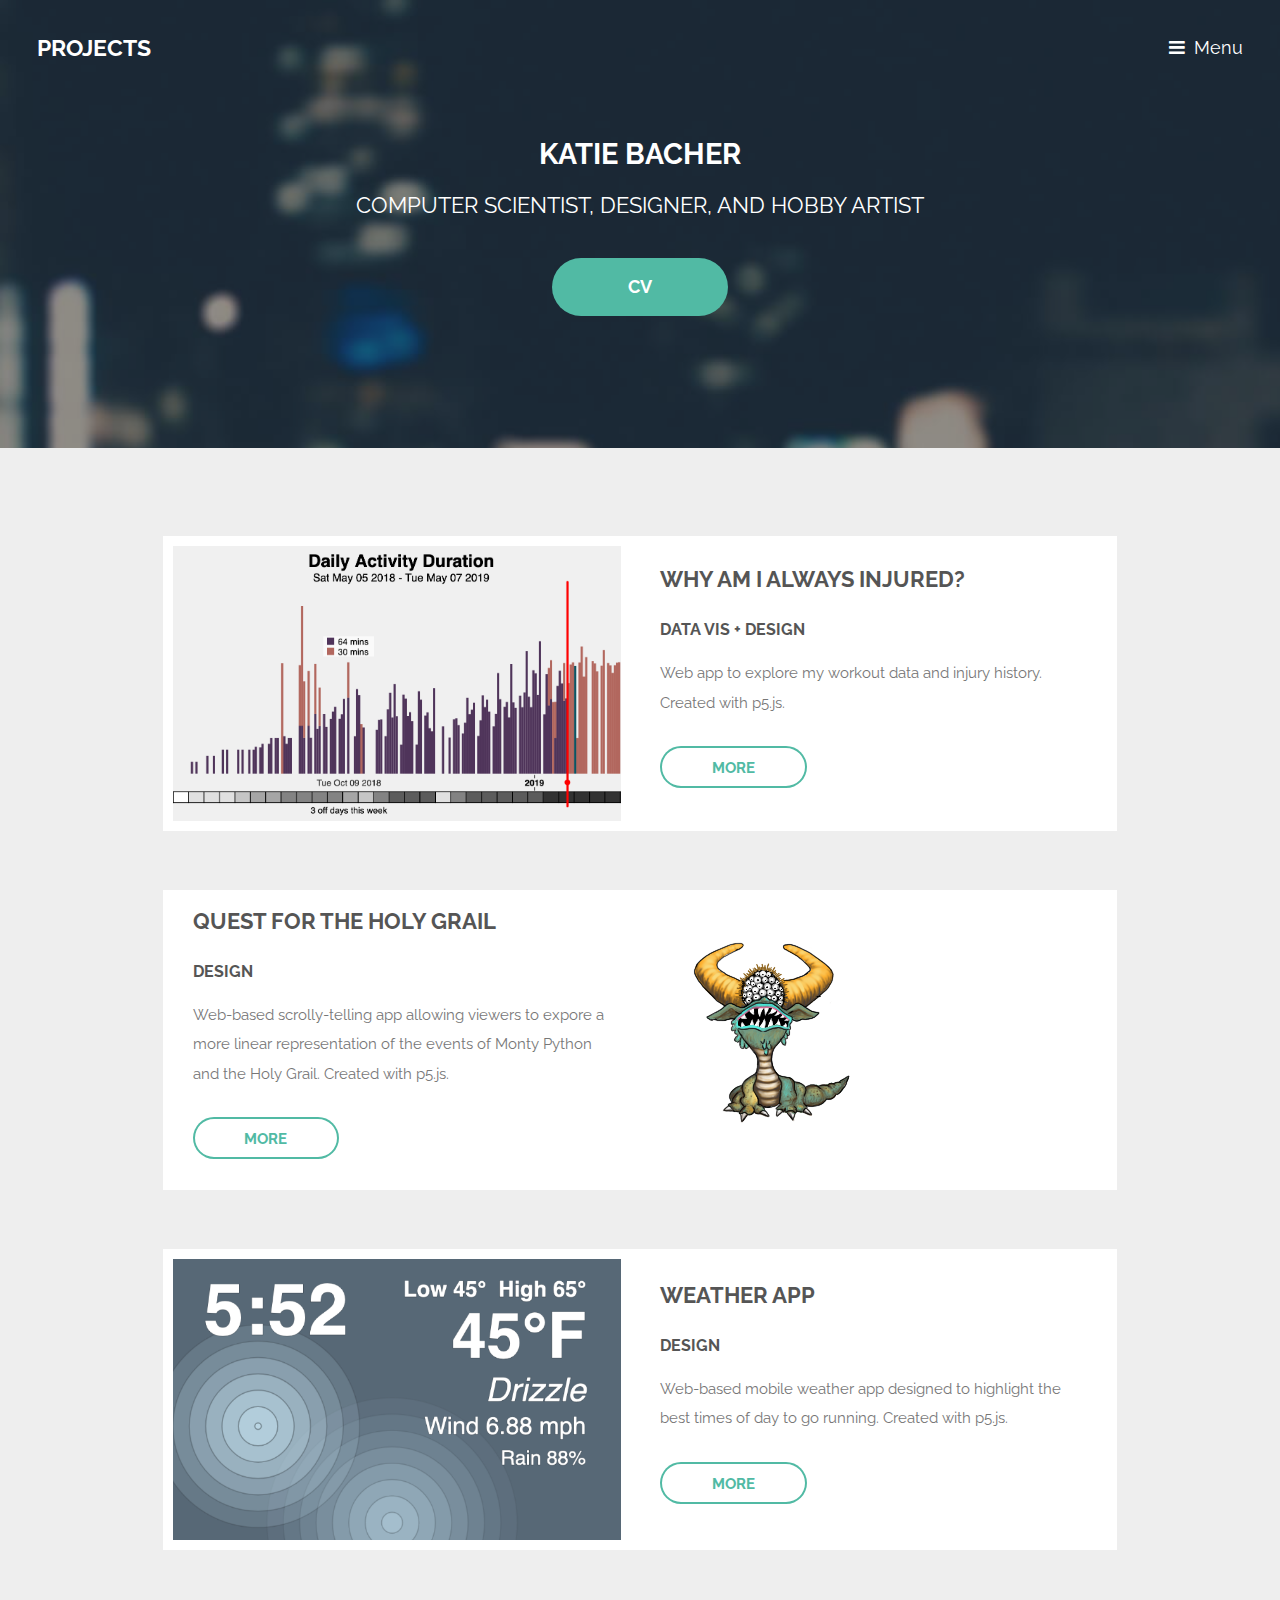
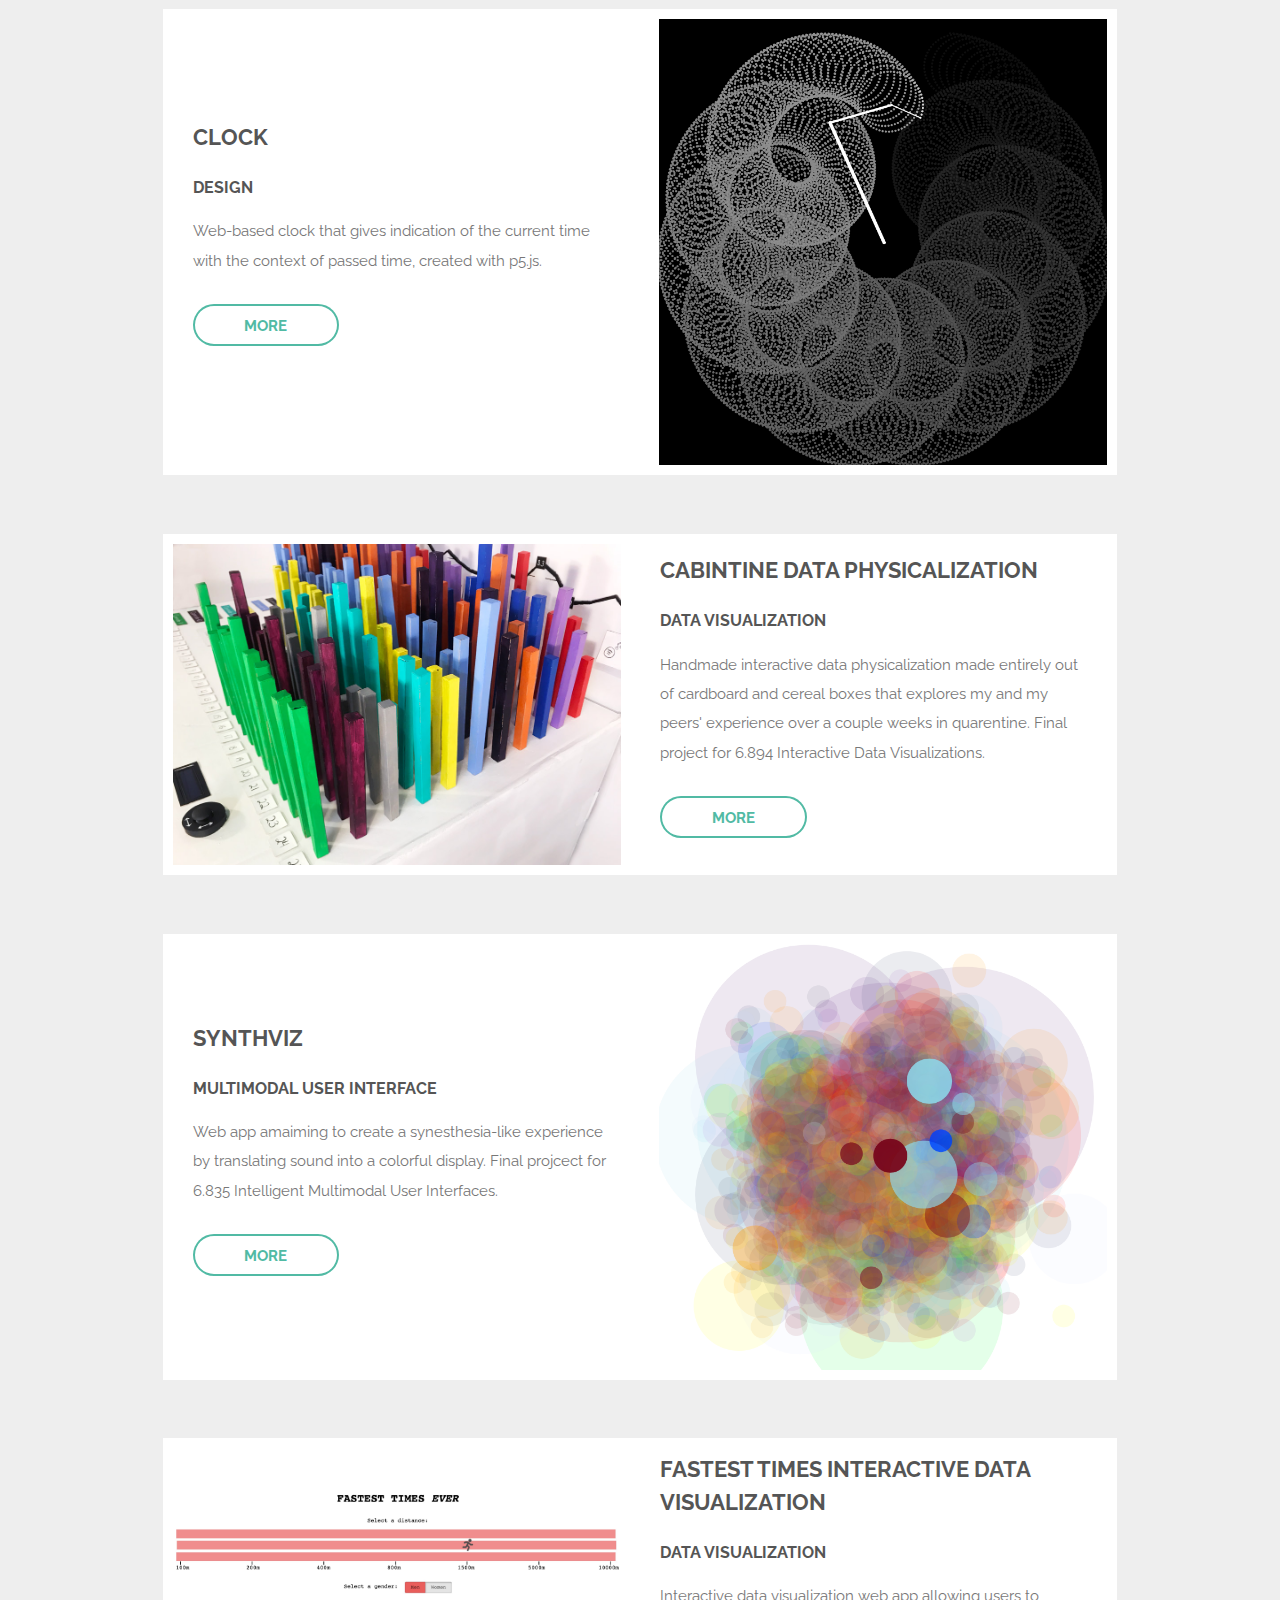
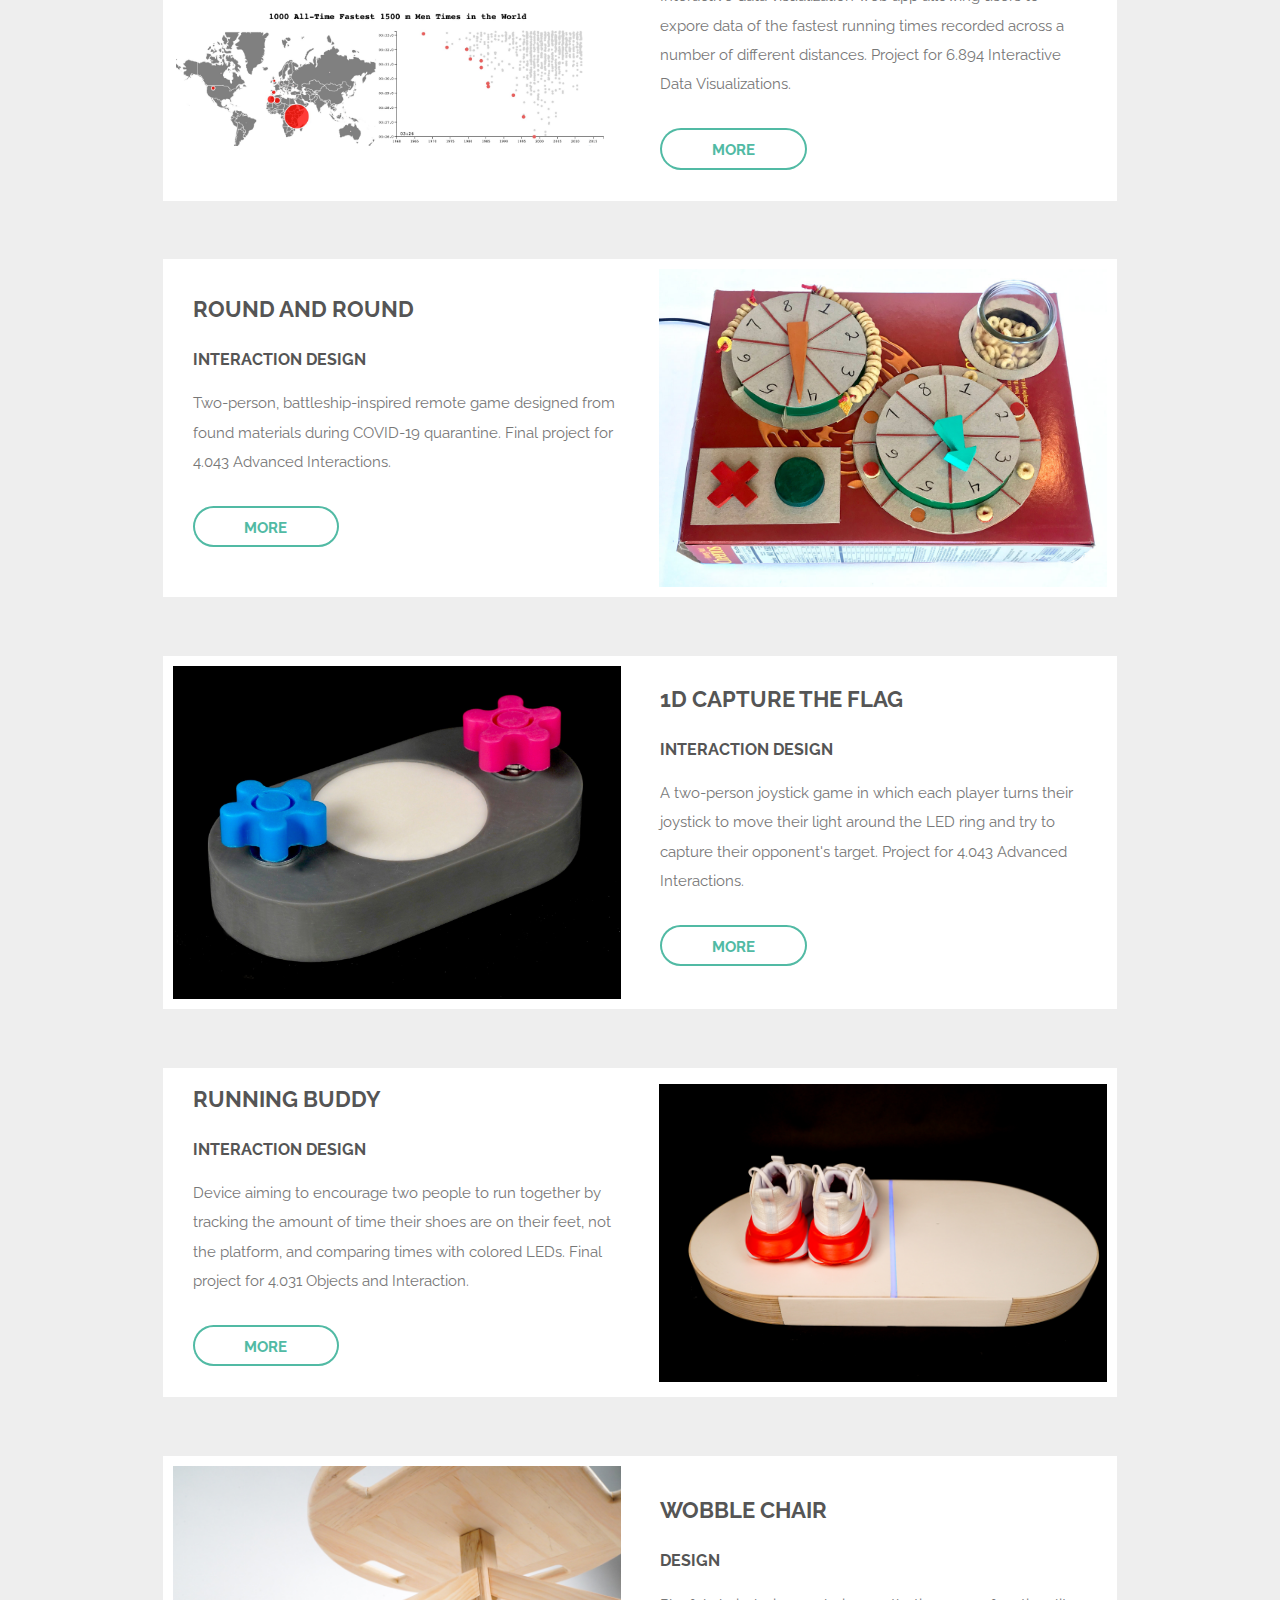
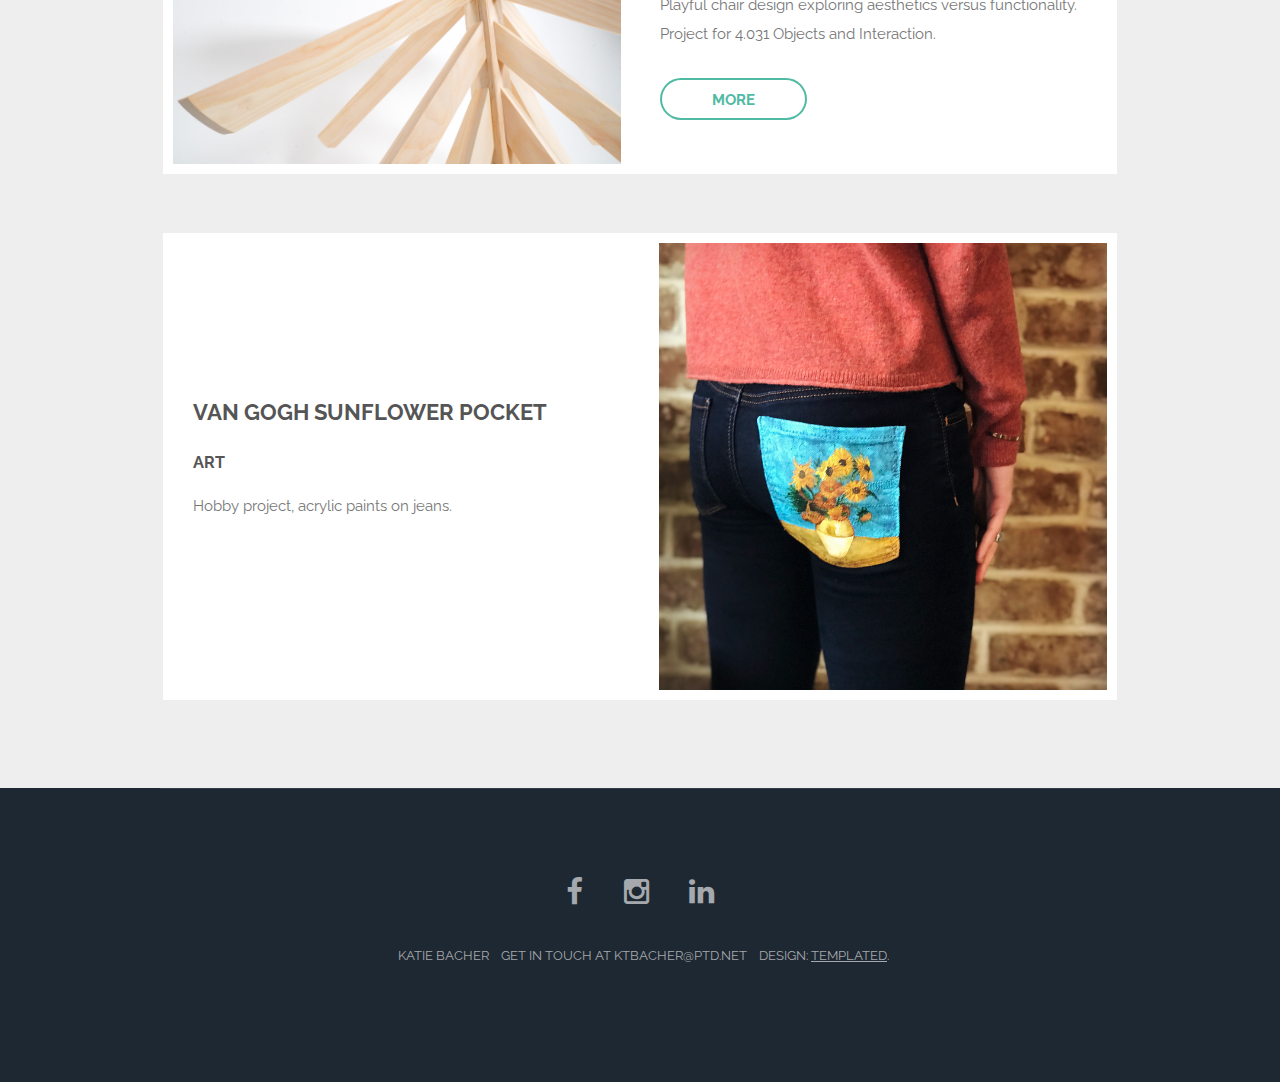
<file: index.html>
<!DOCTYPE HTML>
<!--
	Retrospect by TEMPLATED
	templated.co @templatedco
	Released for free under the Creative Commons Attribution 3.0 license (templated.co/license)
-->
<html>
	<head>
		<title>Katie Bacher's Website</title>
		<meta charset="utf-8" />
		<meta name="viewport" content="width=device-width, initial-scale=1" />
		<!--[if lte IE 8]><script src="assets/js/ie/html5shiv.js"></script><![endif]-->
		<link rel="stylesheet" href="templated-retrospect/assets/css/main.css" />
		<!--[if lte IE 8]><link rel="stylesheet" href="assets/css/ie8.css" /><![endif]-->
		<!--[if lte IE 9]><link rel="stylesheet" href="assets/css/ie9.css" /><![endif]-->
	</head>
	<body class="landing">

		<!-- Header -->
			<header id="header" class="alt">
				<h1><a href="index.html">Projects</a></h1>
				<a href="#nav">Menu</a>
			</header>

		<!-- Nav -->
			<nav id="nav">
				<ul class="links">
					<li><a href="index.html">Projects</a></li>
					<!-- <li><a href="about.html">About Me</a></li> -->
					<li><a href="./documents/resume.pdf">CV</a></li>
				</ul>
			</nav>

		<!-- Banner -->
			<section id="banner">
				<!-- <i class="icon fa-diamond"></i> -->
				<h2>Katie Bacher</h2>
				<p>Computer Scientist, Designer, and Hobby Artist</p>
				<ul class="actions">
					<li><a href="./documents/resume.pdf" class="button big special">CV</a></li>
				</ul>
			</section>

        <!-- One -->
			<section id="one" class="wrapper style1">
				<div class="inner">
                    <!-- <header class="major narrow">
						<h2>Selected Projects</h2>
						<p>Ipsum dolor tempus commodo turpis adipiscing Tempor placerat sed amet accumsan</p>
					</header> -->

					<!-- <article class="feature right">
						<span class="image"><img src="images/daily_activity_durr_2_v3.png" alt="" /></span>
						<div class="content">
                            <h2>Connections</h2>
                            <h4>Games</h3>
							<p>Creating a better interface to play Connections and track misses. Created with p5.js.</p>
							<ul class="actions">
								<li>
									<a href="./connections/index.html" class="button alt">More</a>
								</li>
							</ul>
						</div>
					</article> -->

					<article class="feature left">
						<span class="image"><img src="images/daily_activity_durr_2_v3.png" alt="" /></span>
						<div class="content">
                            <h2>Why Am I Always Injured?</h2>
                            <h4>Data Vis + Design</h3>
							<p>Web app to explore my workout data and injury history. Created with p5.js.</p>
							<ul class="actions">
								<li>
									<a href="./injury_tracker/index.html" class="button alt">More</a>
								</li>
							</ul>
						</div>
					</article>

					<article class="feature right">
						<span class="image"><img src="./monty_python/assets/monster.png" alt="" /></span>
						<div class="content">
                            <h2>Quest for the Holy Grail</h2>
                            <h4>Design</h3>
							<p>Web-based scrolly-telling app allowing viewers to expore a more linear representation of the events of Monty Python and the Holy Grail. Created with p5.js.</p>
							<ul class="actions">
								<li>
									<a href="./monty_python/index.html" class="button alt">More</a>
								</li>
							</ul>
						</div>
					</article>
					<article class="feature left">
						<span class="image"><img src="images/weatherApp_drizzle.png" alt="" /></span>
						<div class="content">
                            <h2>Weather App</h2>
                            <h4>Design</h3>
							<p>Web-based mobile weather app designed to highlight the best times of day to go running. Created with p5.js.</p>
							<ul class="actions">
								<li>
									<a href="./weather_app/index.html" class="button alt">More</a>
								</li>
							</ul>
						</div>
					</article>
					<article class="feature right">
						<span class="image"><img src="images/clock_11-12.png" alt="" /></span>
						<div class="content">
                            <h2>Clock</h2>
                            <h4>Design</h3>
							<p>Web-based clock that gives indication of the current time with the context of passed time, created with p5.js.</p>
							<ul class="actions">
								<li>
									<a href="./clock/index.html" class="button alt">More</a>
								</li>
							</ul>
						</div>
                    </article>
					<article class="feature left">
						<span class="image"><img src="images/cabin_angled_filled.jpg" alt="" /></span>
						<div class="content">
                            <h2>Cabintine Data Physicalization</h2>
                            <h4>Data Visualization</h3>
							<p>Handmade interactive data physicalization made entirely out of cardboard and cereal boxes that explores my and my peers' experience over a couple weeks in quarentine. Final project for 6.894 Interactive Data Visualizations.</p>
							<ul class="actions">
								<li>
									<a href="https://ktbacher.github.io/cabintine/" class="button alt">More</a>
								</li>
							</ul>
						</div>
					</article>
					
					<article class="feature right">
						<span class="image"><img src="images/SynthViz_screenshot2.png" alt="" /></span>
						<div class="content">
                            <h2>SynthViz</h2>
                            <h4>Multimodal User Interface</h3>
							<p>Web app amaiming to create a synesthesia-like experience by translating sound into a colorful display.  Final projcect for 6.835 Intelligent Multimodal User Interfaces.</p>
							<ul class="actions">
								<li>
									<a href="https://ktbacher.github.io/Synthviz/" class="button alt">More</a>
								</li>
							</ul>
						</div>
					</article>

					<article class="feature left">
						<span class="image"><img src="images/fastestTimes_screenshot.jpg" alt="" /></span>
						<div class="content">
                            <h2>Fastest Times Interactive Data Visualization</h2>
                            <h4>Data Visualization</h3>
							<p>Interactive data visualization web app allowing users to expore data of the fastest running times recorded across a number of different distances. Project for 6.894 Interactive Data Visualizations.</p>
							<ul class="actions">
								<li>
									<a href="https://ktbacher.github.io/top-times/" class="button alt">More</a>
								</li>
							</ul>
						</div>
                    </article>

					<article class="feature right">
						<span class="image"><img src="images/cheerio_angled_top.jpg" alt="" /></span>
						<div class="content">
                            <h2>Round and Round</h2>
                            <h4>Interaction Design</h3>
							<p>Two-person, battleship-inspired remote game designed from found materials during COVID-19 quarantine.  Final project for 4.043 Advanced Interactions.</p>
							<ul class="actions">
								<li>
									<a href="https://docs.google.com/presentation/d/11zZGCrWm8VQfwtVc8T7fNjnMXewaRPaUMQ34-pOHxts/edit?usp=sharing" class="button alt">More</a>
								</li>
							</ul>
						</div>
                    </article>
					
                    
					<article class="feature left">
						<span class="image"><img src="images/1dgame_angled.jpg" alt="" /></span>
						<div class="content">
                            <h2>1D Capture the Flag</h2>
                            <h4>Interaction Design</h3>
							<p>A two-person joystick game in which each player turns their joystick to move their light around the LED ring and try to capture their opponent's target.  Project for 4.043 Advanced Interactions.</p>
							<ul class="actions">
								<li>
									<a href="https://docs.google.com/presentation/d/1OX61hAh1c_ymiqDUeyXCRoY83gedlvxivDHk157ZUvI/edit?usp=sharing" class="button alt">More</a>
								</li>
							</ul>
						</div>
                    </article>
                    
                    <article class="feature right">
						<span class="image"><img src="images/timer_one_shoe.jpg" alt="" /></span>
						<div class="content">
                            <h2>Running Buddy</h2>
                            <h4>Interaction Design</h3>
							<p>Device aiming to encourage two people to run together by tracking the amount of time their shoes are on their feet, not the platform, and comparing times with colored LEDs. Final project for 4.031 Objects and Interaction.</p>
							<ul class="actions">
								<li>
									<a href="https://docs.google.com/presentation/d/16AiZSUh5KK-TECMafaiWNnZjWlhubYZew6_p3jixf8w/edit?usp=sharing" class="button alt">More</a>
								</li>
							</ul>
						</div>
                    </article>
                    <article class="feature left">
						<span class="image"><img src="images/chair_underside.jpg" alt="" /></span>
						<div class="content">
                            <h2>Wobble Chair</h2>
                            <h4>Design</h3>
							<p>Playful chair design exploring aesthetics versus functionality.  Project for 4.031 Objects and Interaction.</p>
							<ul class="actions">
								<li>
									<a href="https://docs.google.com/presentation/d/1q9siI1f2q2bfnnCgHGCTYdrCCaZskcscYccigN31rRs/edit?usp=sharing" class="button alt">More</a>
								</li>
							</ul>
						</div>
					</article>
					<article class="feature right">
						<span class="image"><img src="images/painted_pocket.JPG" alt="" /></span>
						<div class="content">
                            <h2>Van Gogh Sunflower Pocket</h2>
                            <h4>Art</h3>
							<p>Hobby project, acrylic paints on jeans.</p>
							<!-- <ul class="actions">
								<li>
									<a href="#" class="button alt">More</a>
								</li>
							</ul> -->
						</div>
                    </article>
				</div>
			</section>

		<!-- Two -->
			<!-- <section id="two" class="wrapper special">
				<div class="inner">
					<header class="major narrow">
						<h2>Aliquam Blandit Mauris</h2>
						<p>Ipsum dolor tempus commodo turpis adipiscing Tempor placerat sed amet accumsan</p>
					</header>
					<div class="image-grid">
						<a href="#" class="image"><img src="templated-retrospect/images/pic03.jpg" alt="" /></a>
						<a href="#" class="image"><img src="templated-retrospect/images/pic04.jpg" alt="" /></a>
						<a href="#" class="image"><img src="templated-retrospect/images/pic05.jpg" alt="" /></a>
						<a href="#" class="image"><img src="templated-retrospect/images/pic06.jpg" alt="" /></a>
						<a href="#" class="image"><img src="templated-retrospect/images/pic07.jpg" alt="" /></a>
						<a href="#" class="image"><img src="templated-retrospect/images/pic08.jpg" alt="" /></a>
						<a href="#" class="image"><img src="templated-retrospect/images/pic09.jpg" alt="" /></a>
						<a href="#" class="image"><img src="templated-retrospect/images/pic10.jpg" alt="" /></a>
					</div>
					<ul class="actions">
						<li><a href="#" class="button big alt">Tempus Aliquam</a></li>
					</ul>
				</div>
			</section> -->

		<!-- Three -->
			<!-- <section id="three" class="wrapper style3 special">
				<div class="inner">
					<header class="major narrow	">
						<h2>Magna sed consequat tempus</h2>
						<p>Ipsum dolor tempus commodo turpis adipiscing Tempor placerat sed amet accumsan</p>
					</header>
					<ul class="actions">
						<li><a href="#" class="button big alt">Magna feugiat</a></li>
					</ul>
				</div>
			</section> -->

		<!-- Four -->
			<!-- <section id="four" class="wrapper style2 special">
				<div class="inner">
					<header class="major narrow">
						<h2>Get in touch</h2>
						<p>Ipsum dolor tempus commodo adipiscing</p>
					</header>
					<form action="#" method="POST">
						<div class="container 75%">
							<div class="row uniform 50%">
								<div class="6u 12u$(xsmall)">
									<input name="name" placeholder="Name" type="text" />
								</div>
								<div class="6u$ 12u$(xsmall)">
									<input name="email" placeholder="Email" type="email" />
								</div>
								<div class="12u$">
									<textarea name="message" placeholder="Message" rows="4"></textarea>
								</div>
							</div>
						</div>
						<ul class="actions">
							<li><input type="submit" class="special" value="Submit" /></li>
							<li><input type="reset" class="alt" value="Reset" /></li>
						</ul>
					</form>
				</div>
			</section> -->

		<!-- Footer -->
			<footer id="footer">
				<div class="inner">
					<ul class="icons">
						<li><a href="https://www.facebook.com/katie.bacher" class="icon fa-facebook">
							<span class="label">Facebook</span>
						</a></li>
						<!-- <li><a href="https://twitter.com/ktbacher" class="icon fa-twitter">
							<span class="label">Twitter</span>
						</a></li> -->
						<li><a href="https://www.instagram.com/bacher_art" class="icon fa-instagram">
							<span class="label">Instagram</span>
						</a></li>
						<li><a href="https://www.linkedin.com/in/katie-bacher/" class="icon fa-linkedin">
							<span class="label">LinkedIn</span>
						</a></li>
					</ul>
					<ul class="copyright">
						<!-- <li>&copy; Untitled.</li>
						<li>Images: <a href="http://unsplash.com">Unsplash</a>.</li> -->
						<li><p>Katie Bacher</p></li>
						<li>Get in touch at ktbacher@ptd.net</li>
						<li>Design: <a href="http://templated.co">TEMPLATED</a>.</li>
					</ul>
				</div>
			</footer>

		<!-- Scripts -->
			<script src="templated-retrospect/assets/js/jquery.min.js"></script>
			<script src="templated-retrospect/assets/js/skel.min.js"></script>
			<script src="templated-retrospect/assets/js/util.js"></script>
			<!--[if lte IE 8]><script src="assets/js/ie/respond.min.js"></script><![endif]-->
			<script src="templated-retrospect/assets/js/main.js"></script>

	</body>
</html>
</file>
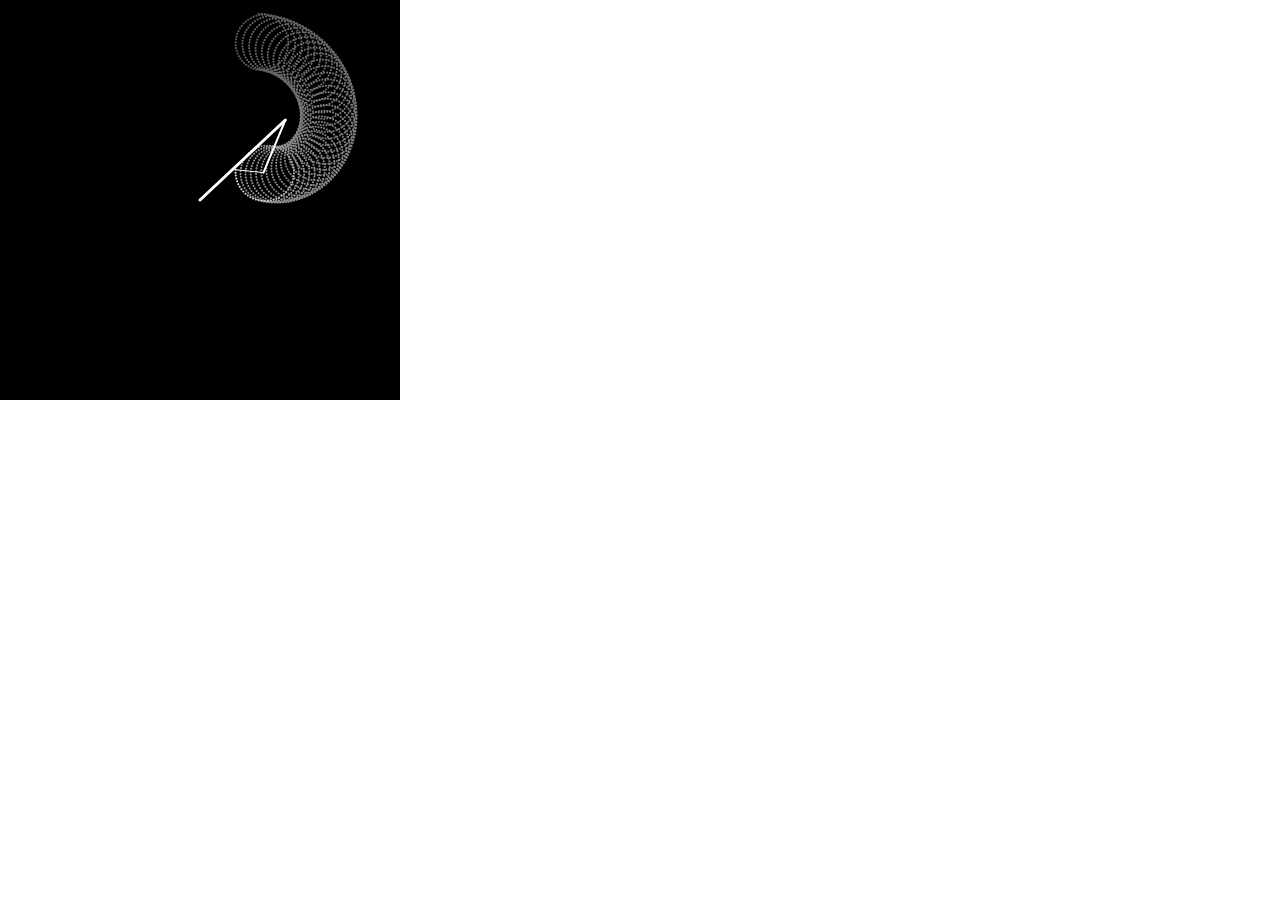
<file: clock/index.html>
<html>
<head>
  <meta charset="UTF-8">
  <meta name="viewport" content="width=device-width, initial-scale=1.0">

  <!-- PLEASE NO CHANGES BELOW THIS LINE (UNTIL I SAY SO) -->
  <script language="javascript" type="text/javascript" src="libraries/p5.min.js"></script>
  <script language="javascript" type="text/javascript" src="clock.js"></script>
  <!-- OK, YOU CAN MAKE CHANGES BELOW THIS LINE AGAIN -->

  <!-- This line removes any default padding and style.
       You might only need one of these values set. -->
  <style> body { padding: 0; margin: 0; } </style>
</head>

<body>
</body>
</html>
</file>
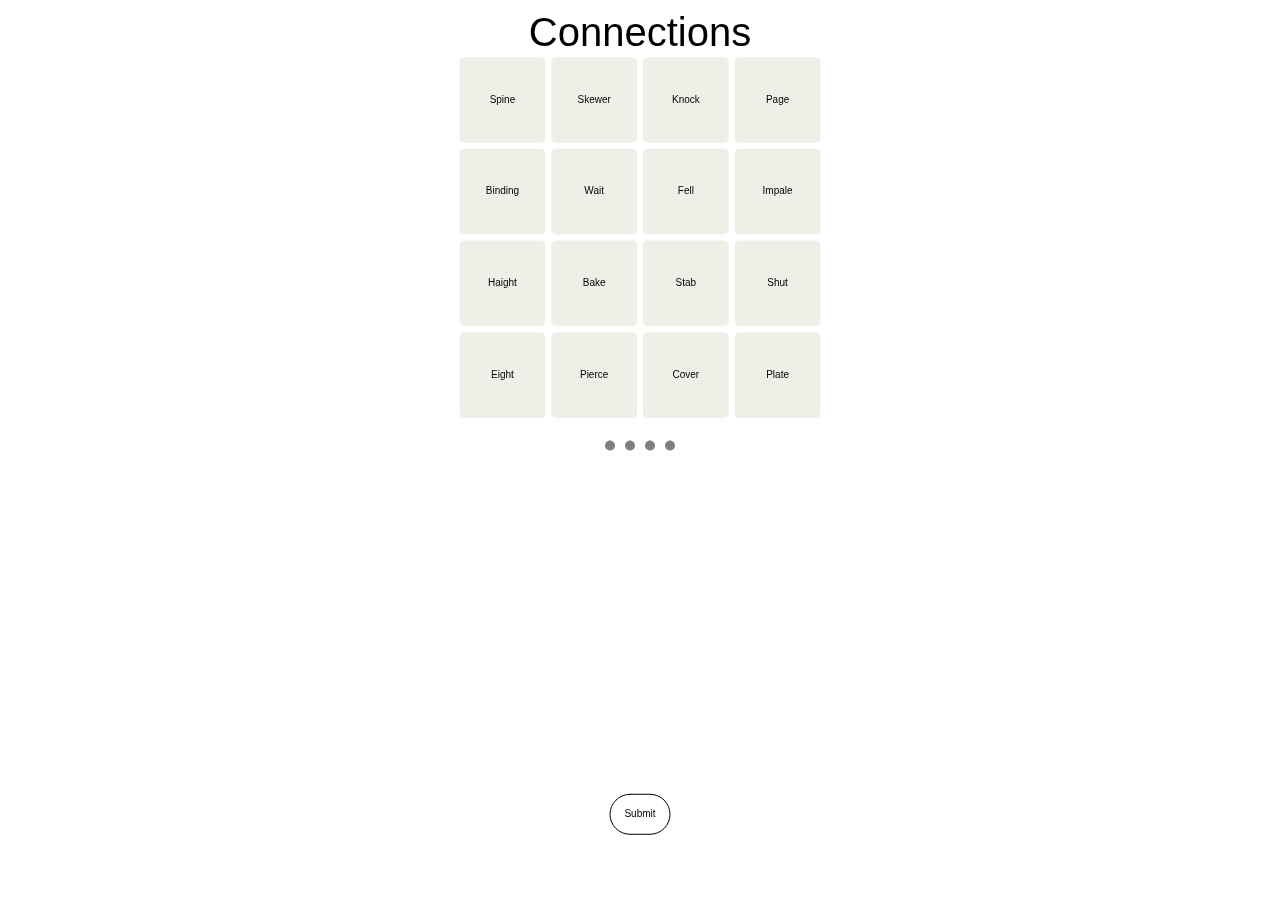
<file: connections/index.html>
<html>
<head>
  <meta charset="UTF-8">
  <meta name="viewport" content="width=device-width, initial-scale=1.0">

  <!-- PLEASE NO CHANGES BELOW THIS LINE (UNTIL I SAY SO) -->
  <script language="javascript" type="text/javascript" src="libraries/p5.min.js"></script>
  <script language="javascript" type="text/javascript" src="connections.js"></script>
  <!-- OK, YOU CAN MAKE CHANGES BELOW THIS LINE AGAIN -->

  <!-- This line removes any default padding and style.
       You might only need one of these values set. -->
  <style> body { padding: 0; margin: 0; } </style>
</head>

<body>
</body>
</html>
</file>
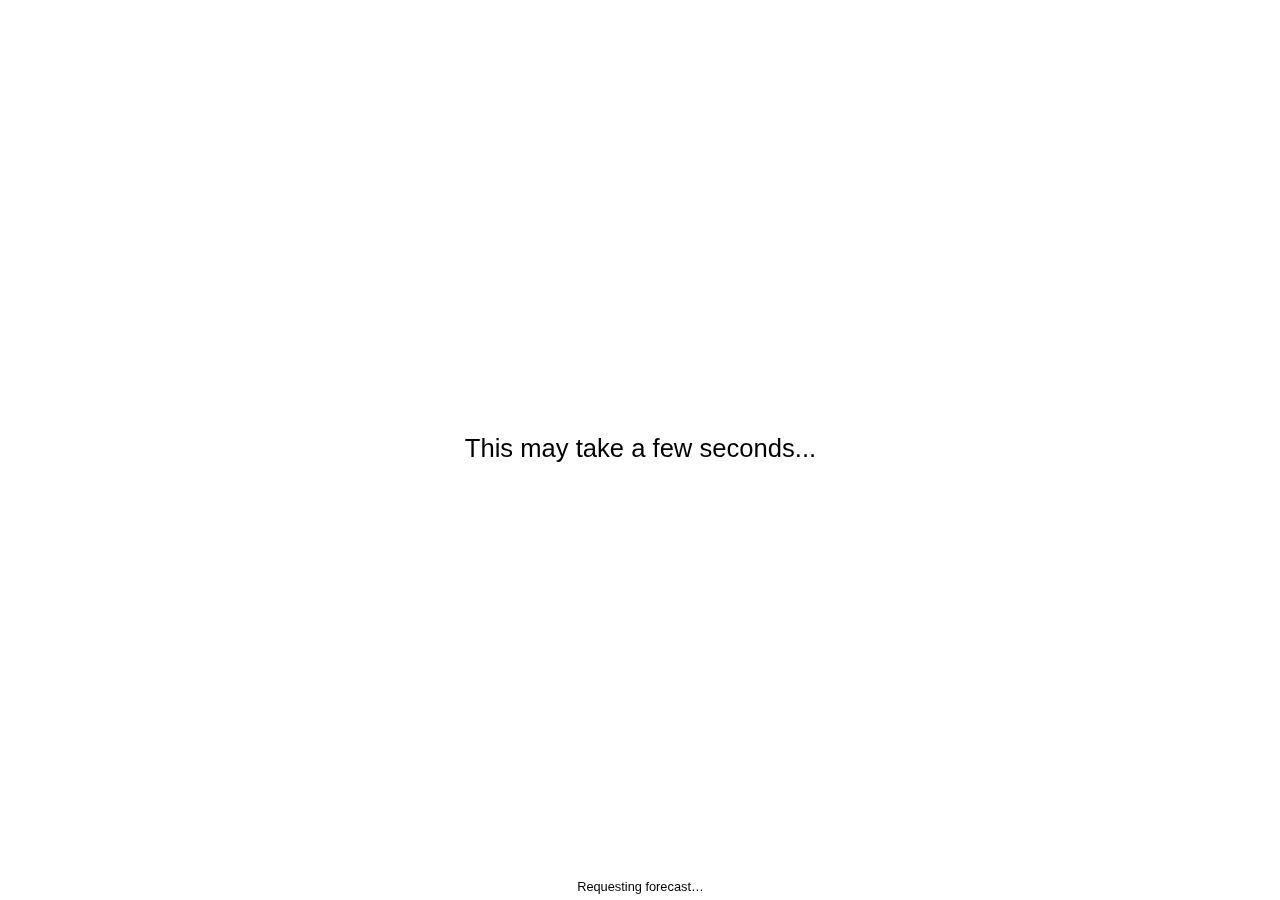
<file: final_updateWeather/index.html>
<html>
<head>
  <meta charset="UTF-8">
  <meta name="viewport" content="initial-scale=1, maximum-scale=1">

  <!-- PLEASE NO CHANGES BELOW THIS LINE (UNTIL I SAY SO) -->
  <script language="javascript" type="text/javascript" src="libraries/p5.min.js"></script>
  <script language="javascript" type="text/javascript" src="AspectHelper.js"></script>
  <script language="javascript" type="text/javascript" src="moment.js"></script>
  <script language="javascript" type="text/javascript" src="utilities.js"></script>
  <script language="javascript" type="text/javascript" src="weather.js"></script>
  <script language="javascript" type="text/javascript" src="final_updateWeather.js"></script>
  <!-- OK, YOU CAN MAKE CHANGES BELOW THIS LINE AGAIN -->

  <link rel="apple-touch-icon" type="image/png" href="icon-180.png" />
  <!-- this line removes any default padding and style. you might only need one of these values set. -->
  <style> body { background-color: #eee; padding: 0; margin: 0;} </style>
</head>

<body>
</body>
</html>
</file>
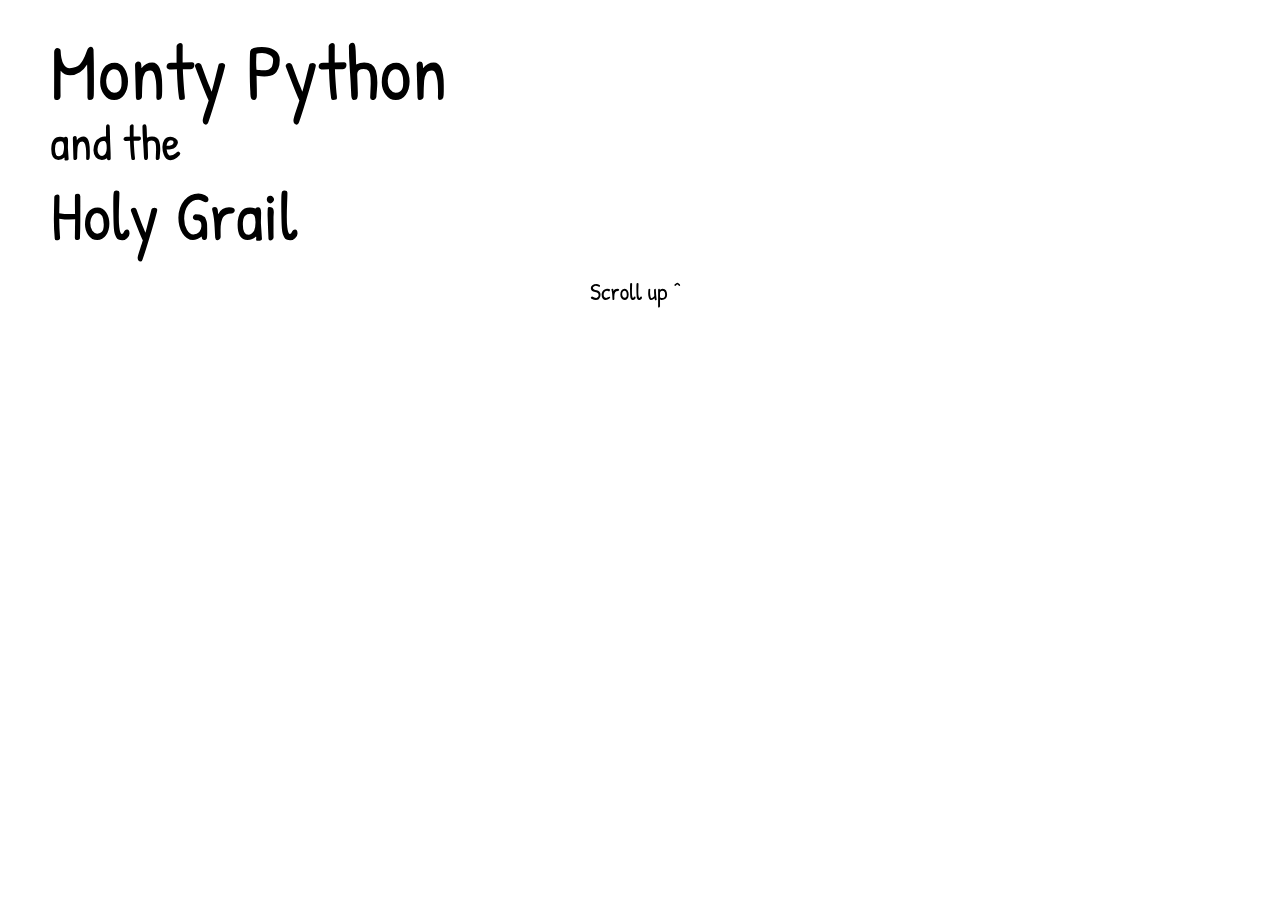
<file: monty_python/index.html>
<html>
<head>
  <meta charset="UTF-8">
  <meta name="viewport" content="width=device-width, initial-scale=1.0">

  <!-- PLEASE NO CHANGES BELOW THIS LINE (UNTIL I SAY SO) -->
  <script language="javascript" type="text/javascript" src="libraries/p5.min.js"></script>
  <script language="javascript" type="text/javascript" src="libraries/p5.sound.min.js"></script>
  <script language="javascript" type="text/javascript" src="python_scroll.js"></script>
  <!-- OK, YOU CAN MAKE CHANGES BELOW THIS LINE AGAIN -->

  <!-- This line removes any default padding and style.
       You might only need one of these values set. -->
  <style> body { padding: 0; margin: 0; } </style>
</head>

<body>
</body>
</html>
</file>
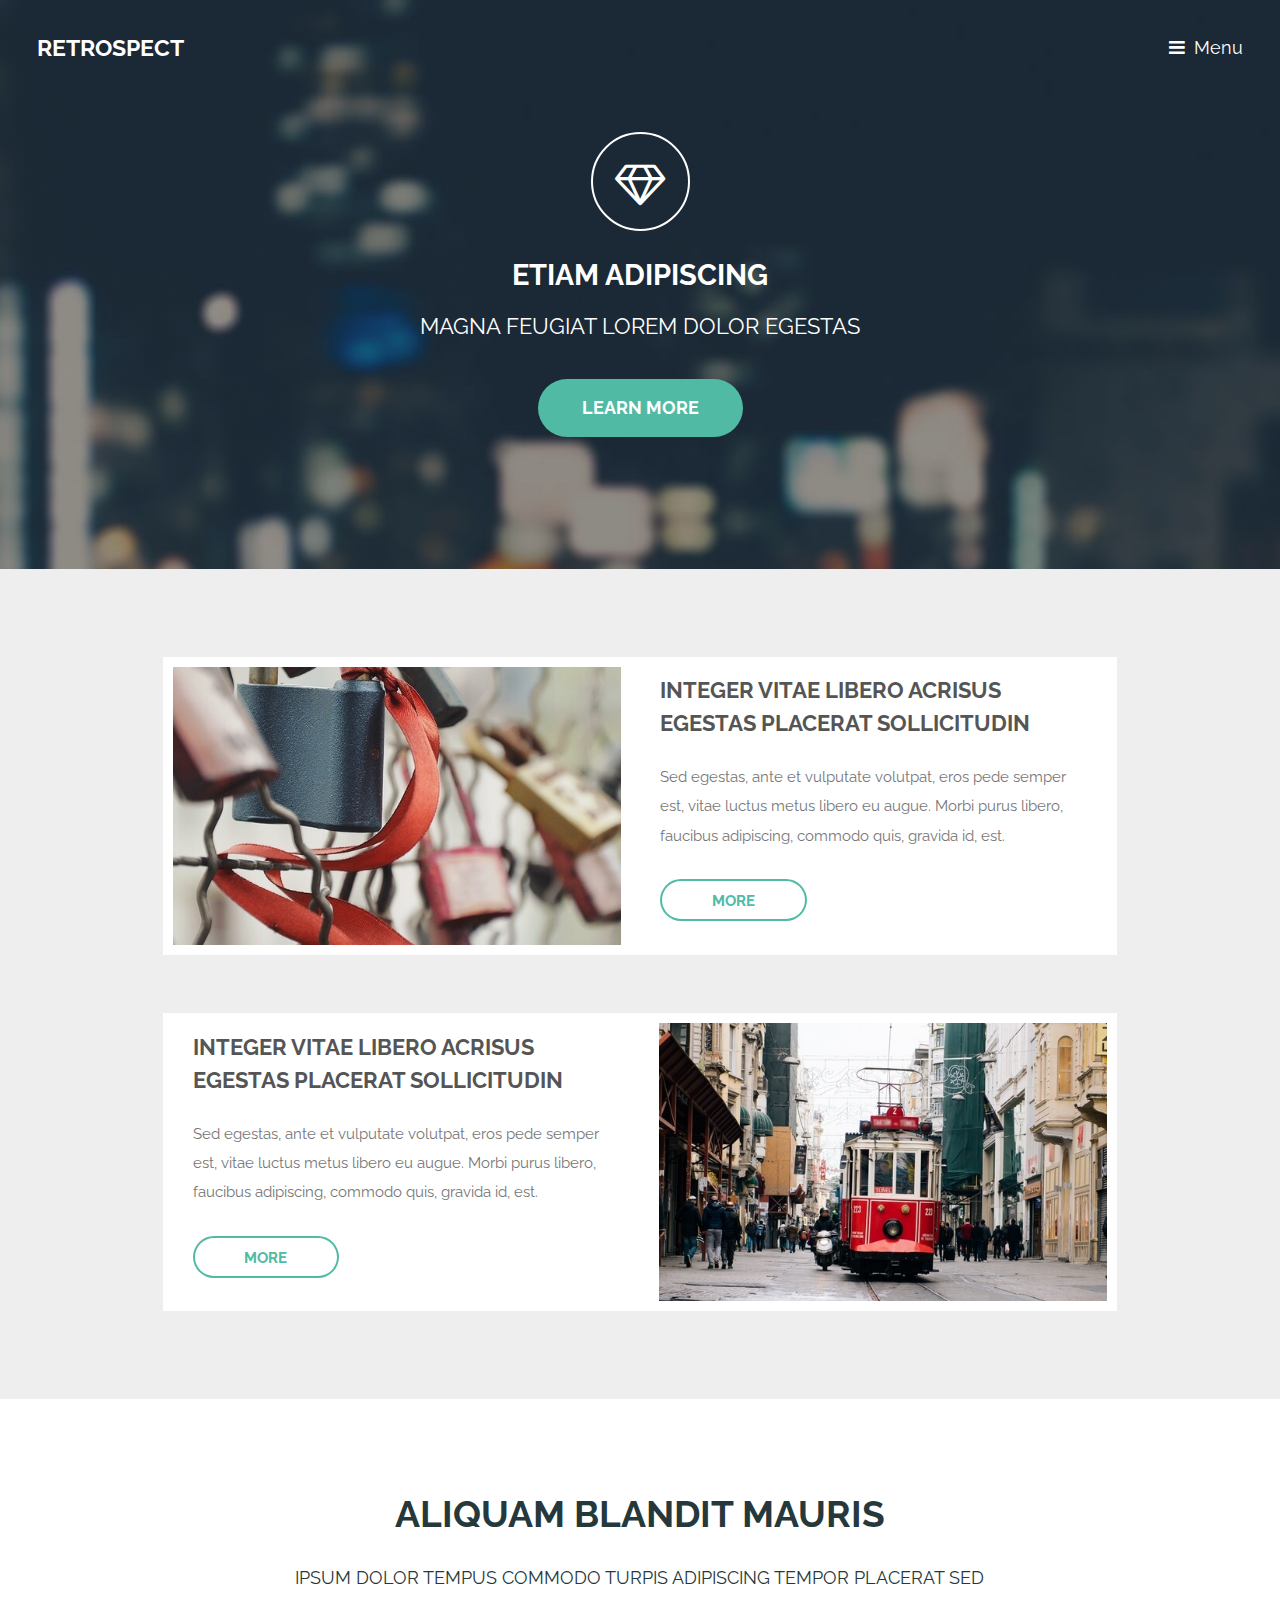
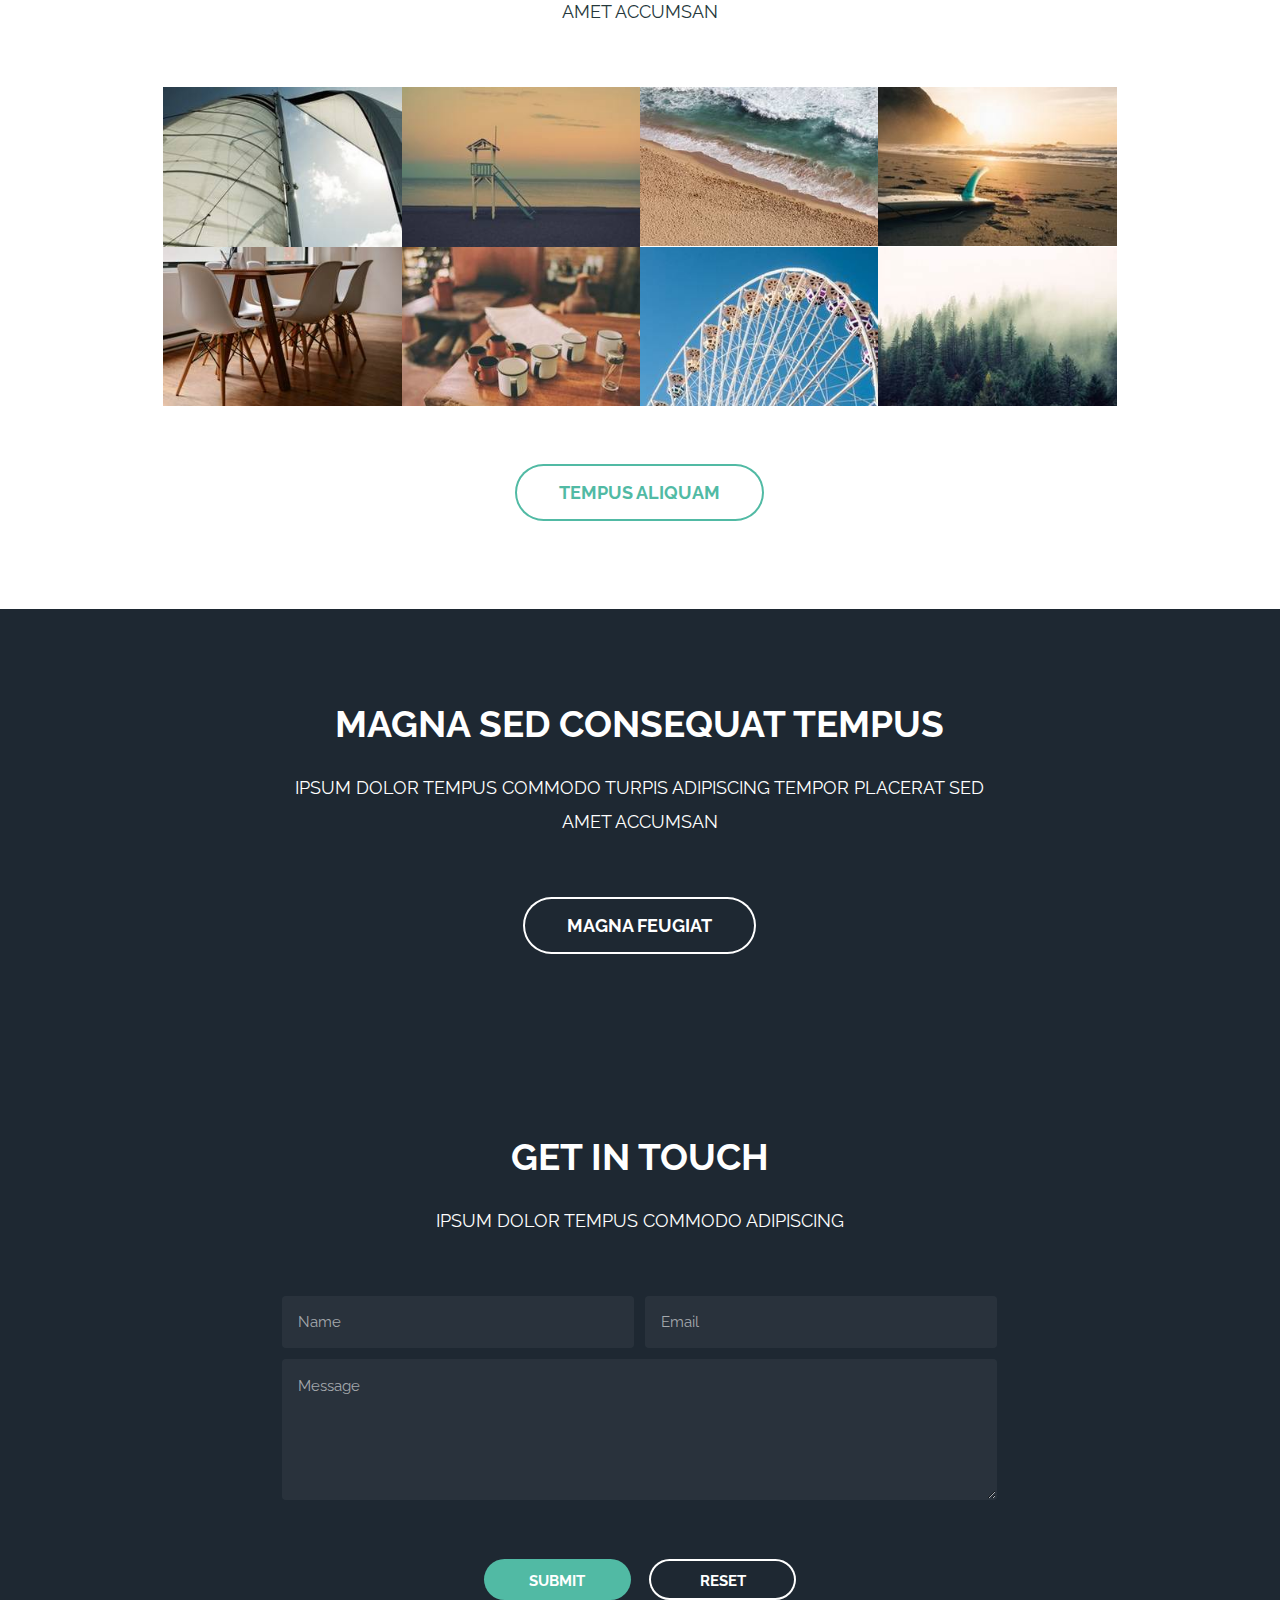
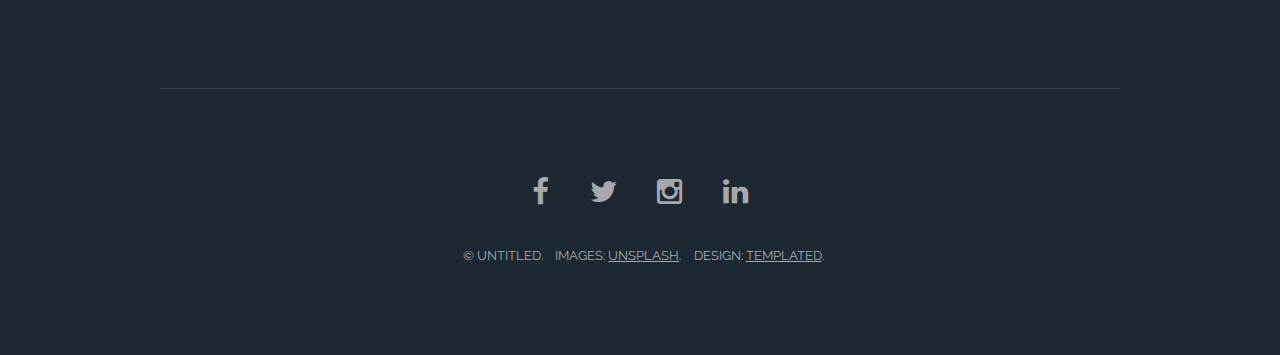
<file: templated-retrospect/index.html>
<!DOCTYPE HTML>
<!--
	Retrospect by TEMPLATED
	templated.co @templatedco
	Released for free under the Creative Commons Attribution 3.0 license (templated.co/license)
-->
<html>
	<head>
		<title>Retrospect by TEMPLATED</title>
		<meta charset="utf-8" />
		<meta name="viewport" content="width=device-width, initial-scale=1" />
		<!--[if lte IE 8]><script src="assets/js/ie/html5shiv.js"></script><![endif]-->
		<link rel="stylesheet" href="assets/css/main.css" />
		<!--[if lte IE 8]><link rel="stylesheet" href="assets/css/ie8.css" /><![endif]-->
		<!--[if lte IE 9]><link rel="stylesheet" href="assets/css/ie9.css" /><![endif]-->
	</head>
	<body class="landing">

		<!-- Header -->
			<header id="header" class="alt">
				<h1><a href="index.html">Retrospect</a></h1>
				<a href="#nav">Menu</a>
			</header>

		<!-- Nav -->
			<nav id="nav">
				<ul class="links">
					<li><a href="index.html">Home</a></li>
					<li><a href="generic.html">Generic</a></li>
					<li><a href="elements.html">Elements</a></li>
				</ul>
			</nav>

		<!-- Banner -->
			<section id="banner">
				<i class="icon fa-diamond"></i>
				<h2>Etiam adipiscing</h2>
				<p>Magna feugiat lorem dolor egestas</p>
				<ul class="actions">
					<li><a href="#" class="button big special">Learn More</a></li>
				</ul>
			</section>

		<!-- One -->
			<section id="one" class="wrapper style1">
				<div class="inner">
					<article class="feature left">
						<span class="image"><img src="images/pic01.jpg" alt="" /></span>
						<div class="content">
							<h2>Integer vitae libero acrisus egestas placerat  sollicitudin</h2>
							<p>Sed egestas, ante et vulputate volutpat, eros pede semper est, vitae luctus metus libero eu augue. Morbi purus libero, faucibus adipiscing, commodo quis, gravida id, est.</p>
							<ul class="actions">
								<li>
									<a href="#" class="button alt">More</a>
								</li>
							</ul>
						</div>
					</article>
					<article class="feature right">
						<span class="image"><img src="images/pic02.jpg" alt="" /></span>
						<div class="content">
							<h2>Integer vitae libero acrisus egestas placerat  sollicitudin</h2>
							<p>Sed egestas, ante et vulputate volutpat, eros pede semper est, vitae luctus metus libero eu augue. Morbi purus libero, faucibus adipiscing, commodo quis, gravida id, est.</p>
							<ul class="actions">
								<li>
									<a href="#" class="button alt">More</a>
								</li>
							</ul>
						</div>
					</article>
				</div>
			</section>

		<!-- Two -->
			<section id="two" class="wrapper special">
				<div class="inner">
					<header class="major narrow">
						<h2>Aliquam Blandit Mauris</h2>
						<p>Ipsum dolor tempus commodo turpis adipiscing Tempor placerat sed amet accumsan</p>
					</header>
					<div class="image-grid">
						<a href="#" class="image"><img src="images/pic03.jpg" alt="" /></a>
						<a href="#" class="image"><img src="images/pic04.jpg" alt="" /></a>
						<a href="#" class="image"><img src="images/pic05.jpg" alt="" /></a>
						<a href="#" class="image"><img src="images/pic06.jpg" alt="" /></a>
						<a href="#" class="image"><img src="images/pic07.jpg" alt="" /></a>
						<a href="#" class="image"><img src="images/pic08.jpg" alt="" /></a>
						<a href="#" class="image"><img src="images/pic09.jpg" alt="" /></a>
						<a href="#" class="image"><img src="images/pic10.jpg" alt="" /></a>
					</div>
					<ul class="actions">
						<li><a href="#" class="button big alt">Tempus Aliquam</a></li>
					</ul>
				</div>
			</section>

		<!-- Three -->
			<section id="three" class="wrapper style3 special">
				<div class="inner">
					<header class="major narrow	">
						<h2>Magna sed consequat tempus</h2>
						<p>Ipsum dolor tempus commodo turpis adipiscing Tempor placerat sed amet accumsan</p>
					</header>
					<ul class="actions">
						<li><a href="#" class="button big alt">Magna feugiat</a></li>
					</ul>
				</div>
			</section>

		<!-- Four -->
			<section id="four" class="wrapper style2 special">
				<div class="inner">
					<header class="major narrow">
						<h2>Get in touch</h2>
						<p>Ipsum dolor tempus commodo adipiscing</p>
					</header>
					<form action="#" method="POST">
						<div class="container 75%">
							<div class="row uniform 50%">
								<div class="6u 12u$(xsmall)">
									<input name="name" placeholder="Name" type="text" />
								</div>
								<div class="6u$ 12u$(xsmall)">
									<input name="email" placeholder="Email" type="email" />
								</div>
								<div class="12u$">
									<textarea name="message" placeholder="Message" rows="4"></textarea>
								</div>
							</div>
						</div>
						<ul class="actions">
							<li><input type="submit" class="special" value="Submit" /></li>
							<li><input type="reset" class="alt" value="Reset" /></li>
						</ul>
					</form>
				</div>
			</section>

		<!-- Footer -->
			<footer id="footer">
				<div class="inner">
					<ul class="icons">
						<li><a href="#" class="icon fa-facebook">
							<span class="label">Facebook</span>
						</a></li>
						<li><a href="#" class="icon fa-twitter">
							<span class="label">Twitter</span>
						</a></li>
						<li><a href="#" class="icon fa-instagram">
							<span class="label">Instagram</span>
						</a></li>
						<li><a href="#" class="icon fa-linkedin">
							<span class="label">LinkedIn</span>
						</a></li>
					</ul>
					<ul class="copyright">
						<li>&copy; Untitled.</li>
						<li>Images: <a href="http://unsplash.com">Unsplash</a>.</li>
						<li>Design: <a href="http://templated.co">TEMPLATED</a>.</li>
					</ul>
				</div>
			</footer>

		<!-- Scripts -->
			<script src="assets/js/jquery.min.js"></script>
			<script src="assets/js/skel.min.js"></script>
			<script src="assets/js/util.js"></script>
			<!--[if lte IE 8]><script src="assets/js/ie/respond.min.js"></script><![endif]-->
			<script src="assets/js/main.js"></script>

	</body>
</html>
</file>
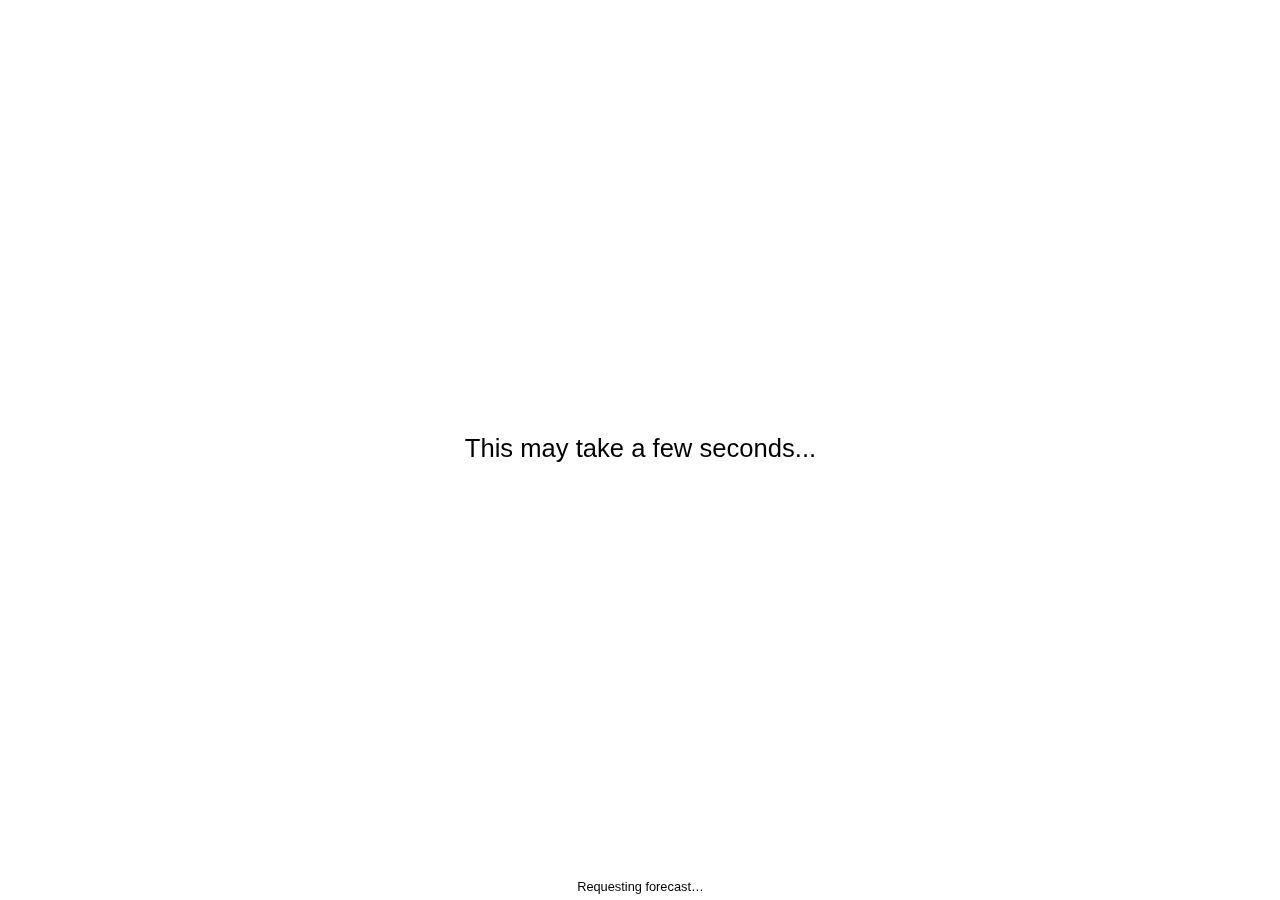
<file: weather_app/index.html>
<html>
<head>
  <meta charset="UTF-8">
  <meta name="viewport" content="initial-scale=1, maximum-scale=1">

  <!-- PLEASE NO CHANGES BELOW THIS LINE (UNTIL I SAY SO) -->
  <script language="javascript" type="text/javascript" src="libraries/p5.min.js"></script>
  <script language="javascript" type="text/javascript" src="AspectHelper.js"></script>
  <script language="javascript" type="text/javascript" src="moment.js"></script>
  <script language="javascript" type="text/javascript" src="utilities.js"></script>
  <script language="javascript" type="text/javascript" src="weather.js"></script>
  <script language="javascript" type="text/javascript" src="weather_app.js"></script>
  <!-- OK, YOU CAN MAKE CHANGES BELOW THIS LINE AGAIN -->

  <link rel="apple-touch-icon" type="image/png" href="icon-180.png" />
  <!-- this line removes any default padding and style. you might only need one of these values set. -->
  <style> body { background-color: #eee; padding: 0; margin: 0;} </style>
</head>

<body>
</body>
</html>
</file>
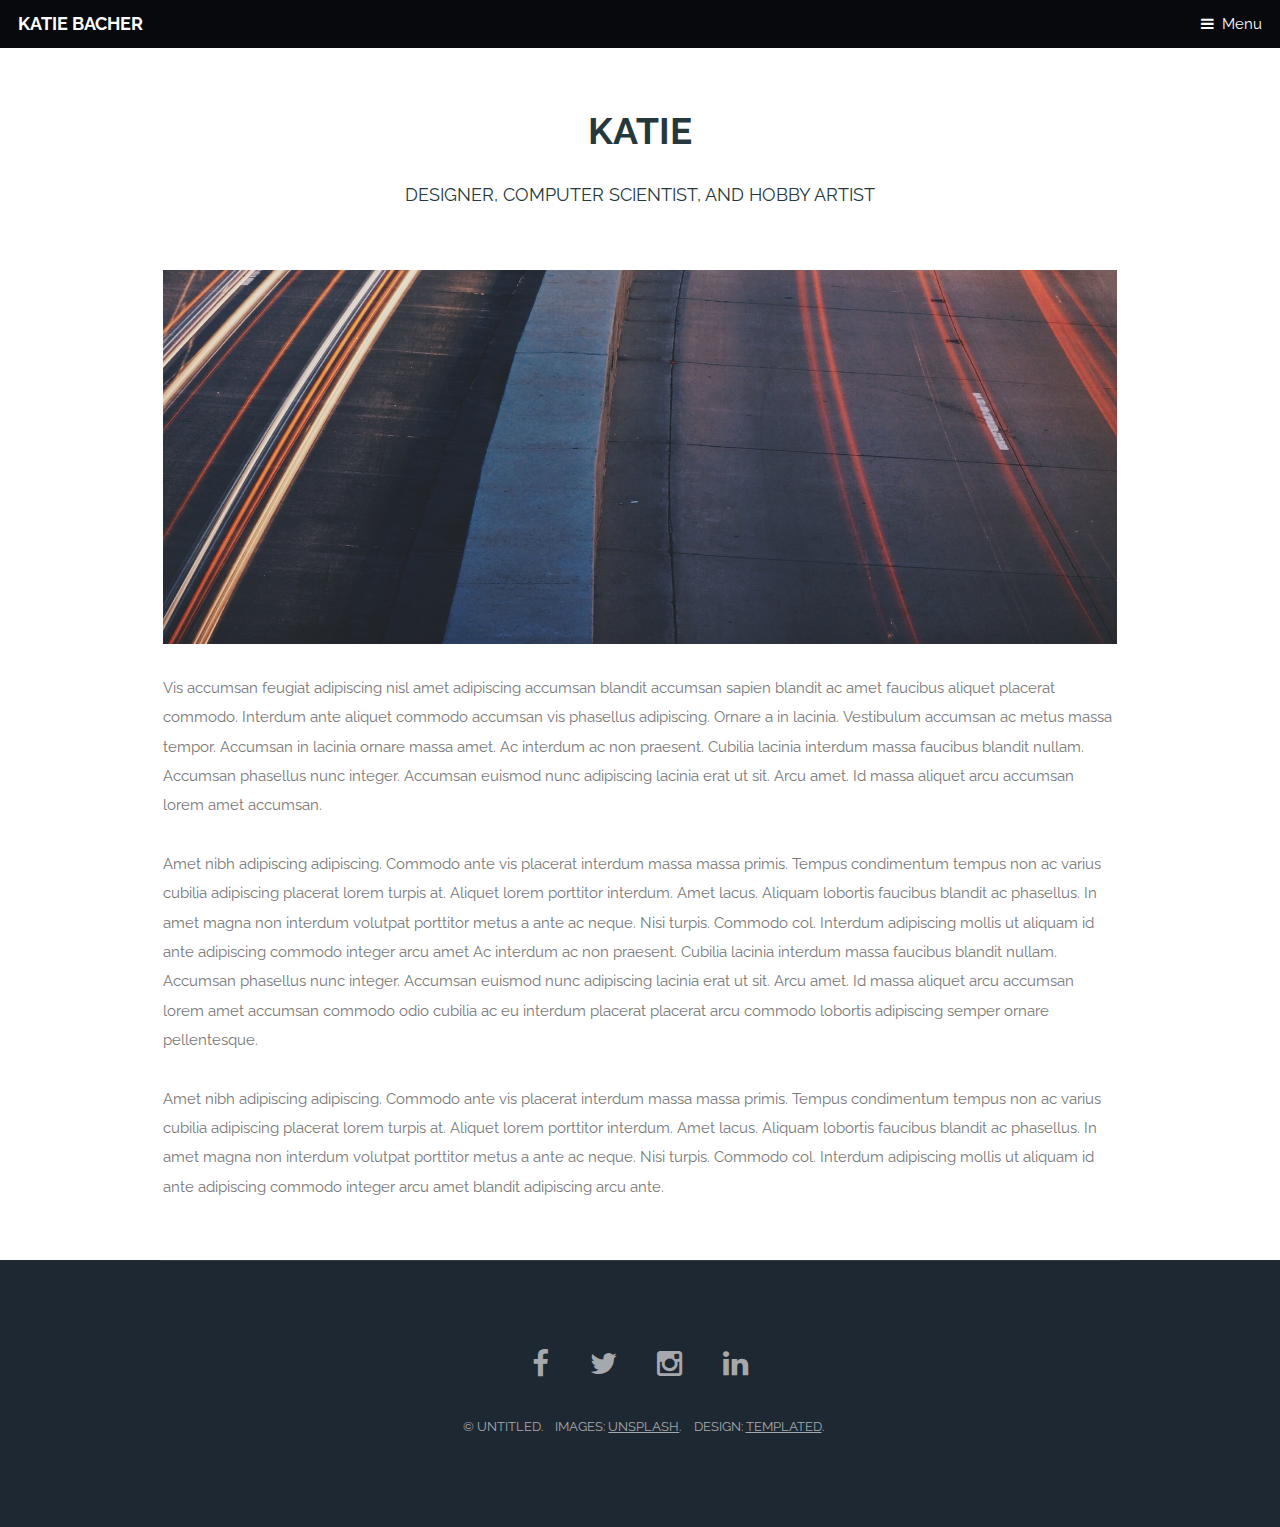
<file: about.html>
<!DOCTYPE HTML>
<!--
	Retrospect by TEMPLATED
	templated.co @templatedco
	Released for free under the Creative Commons Attribution 3.0 license (templated.co/license)
-->
<html>
	<head>
		<title>Katie Bacher's Website</title>
		<meta charset="utf-8" />
		<meta name="viewport" content="width=device-width, initial-scale=1" />
		<!--[if lte IE 8]><script src="assets/js/ie/html5shiv.js"></script><![endif]-->
		<link rel="stylesheet" href="templated-retrospect/assets/css/main.css" />
		<!--[if lte IE 8]><link rel="stylesheet" href="assets/css/ie8.css" /><![endif]-->
		<!--[if lte IE 9]><link rel="stylesheet" href="assets/css/ie9.css" /><![endif]-->
	</head>
	<body>

		<!-- Header -->
			<header id="header">
				<h1><a href="index.html">Katie Bacher</a></h1>
				<a href="#nav">Menu</a>
			</header>

		<!-- Nav -->
			<nav id="nav">
				<ul class="links">
					<li><a href="index.html">Home</a></li>
					<li><a href="about.html">Generic</a></li>
					<li><a href="./documents/resume.pdf">CV</a></li>
				</ul>
			</nav>

		<!-- Main -->
			<section id="main" class="wrapper">
				<div class="container">

					<header class="major special">
						<h2>Katie</h2>
						<p>Designer, Computer Scientist, and Hobby Artist</p>
					</header>

					<a href="#" class="image fit"><img src="templated-retrospect/images/pic11.jpg" alt="" /></a>
					<p>Vis accumsan feugiat adipiscing nisl amet adipiscing accumsan blandit accumsan sapien blandit ac amet faucibus aliquet placerat commodo. Interdum ante aliquet commodo accumsan vis phasellus adipiscing. Ornare a in lacinia. Vestibulum accumsan ac metus massa tempor. Accumsan in lacinia ornare massa amet. Ac interdum ac non praesent. Cubilia lacinia interdum massa faucibus blandit nullam. Accumsan phasellus nunc integer. Accumsan euismod nunc adipiscing lacinia erat ut sit. Arcu amet. Id massa aliquet arcu accumsan lorem amet accumsan.</p>
					<p>Amet nibh adipiscing adipiscing. Commodo ante vis placerat interdum massa massa primis. Tempus condimentum tempus non ac varius cubilia adipiscing placerat lorem turpis at. Aliquet lorem porttitor interdum. Amet lacus. Aliquam lobortis faucibus blandit ac phasellus. In amet magna non interdum volutpat porttitor metus a ante ac neque. Nisi turpis. Commodo col. Interdum adipiscing mollis ut aliquam id ante adipiscing commodo integer arcu amet Ac interdum ac non praesent. Cubilia lacinia interdum massa faucibus blandit nullam. Accumsan phasellus nunc integer. Accumsan euismod nunc adipiscing lacinia erat ut sit. Arcu amet. Id massa aliquet arcu accumsan lorem amet accumsan commodo odio cubilia ac eu interdum placerat placerat arcu commodo lobortis adipiscing semper ornare pellentesque.</p>
					<p>Amet nibh adipiscing adipiscing. Commodo ante vis placerat interdum massa massa primis. Tempus condimentum tempus non ac varius cubilia adipiscing placerat lorem turpis at. Aliquet lorem porttitor interdum. Amet lacus. Aliquam lobortis faucibus blandit ac phasellus. In amet magna non interdum volutpat porttitor metus a ante ac neque. Nisi turpis. Commodo col. Interdum adipiscing mollis ut aliquam id ante adipiscing commodo integer arcu amet blandit adipiscing arcu ante.</p>

				</div>
			</section>

		<!-- Footer -->
			<footer id="footer">
				<div class="inner">
					<ul class="icons">
						<li><a href="#" class="icon fa-facebook">
							<span class="label">Facebook</span>
						</a></li>
						<li><a href="#" class="icon fa-twitter">
							<span class="label">Twitter</span>
						</a></li>
						<li><a href="#" class="icon fa-instagram">
							<span class="label">Instagram</span>
						</a></li>
						<li><a href="#" class="icon fa-linkedin">
							<span class="label">LinkedIn</span>
						</a></li>
					</ul>
					<ul class="copyright">
						<li>&copy; Untitled.</li>
						<li>Images: <a href="http://unsplash.com">Unsplash</a>.</li>
						<li>Design: <a href="http://templated.co">TEMPLATED</a>.</li>
					</ul>
				</div>
			</footer>

		<!-- Scripts -->
			<script src="templated-retrospect/assets/js/jquery.min.js"></script>
			<script src="templated-retrospect/assets/js/skel.min.js"></script>
			<script src="templated-retrospect/assets/js/util.js"></script>
			<!--[if lte IE 8]><script src="assets/js/ie/respond.min.js"></script><![endif]-->
			<script src="templated-retrospect/assets/js/main.js"></script>

	</body>
</html>
</file>
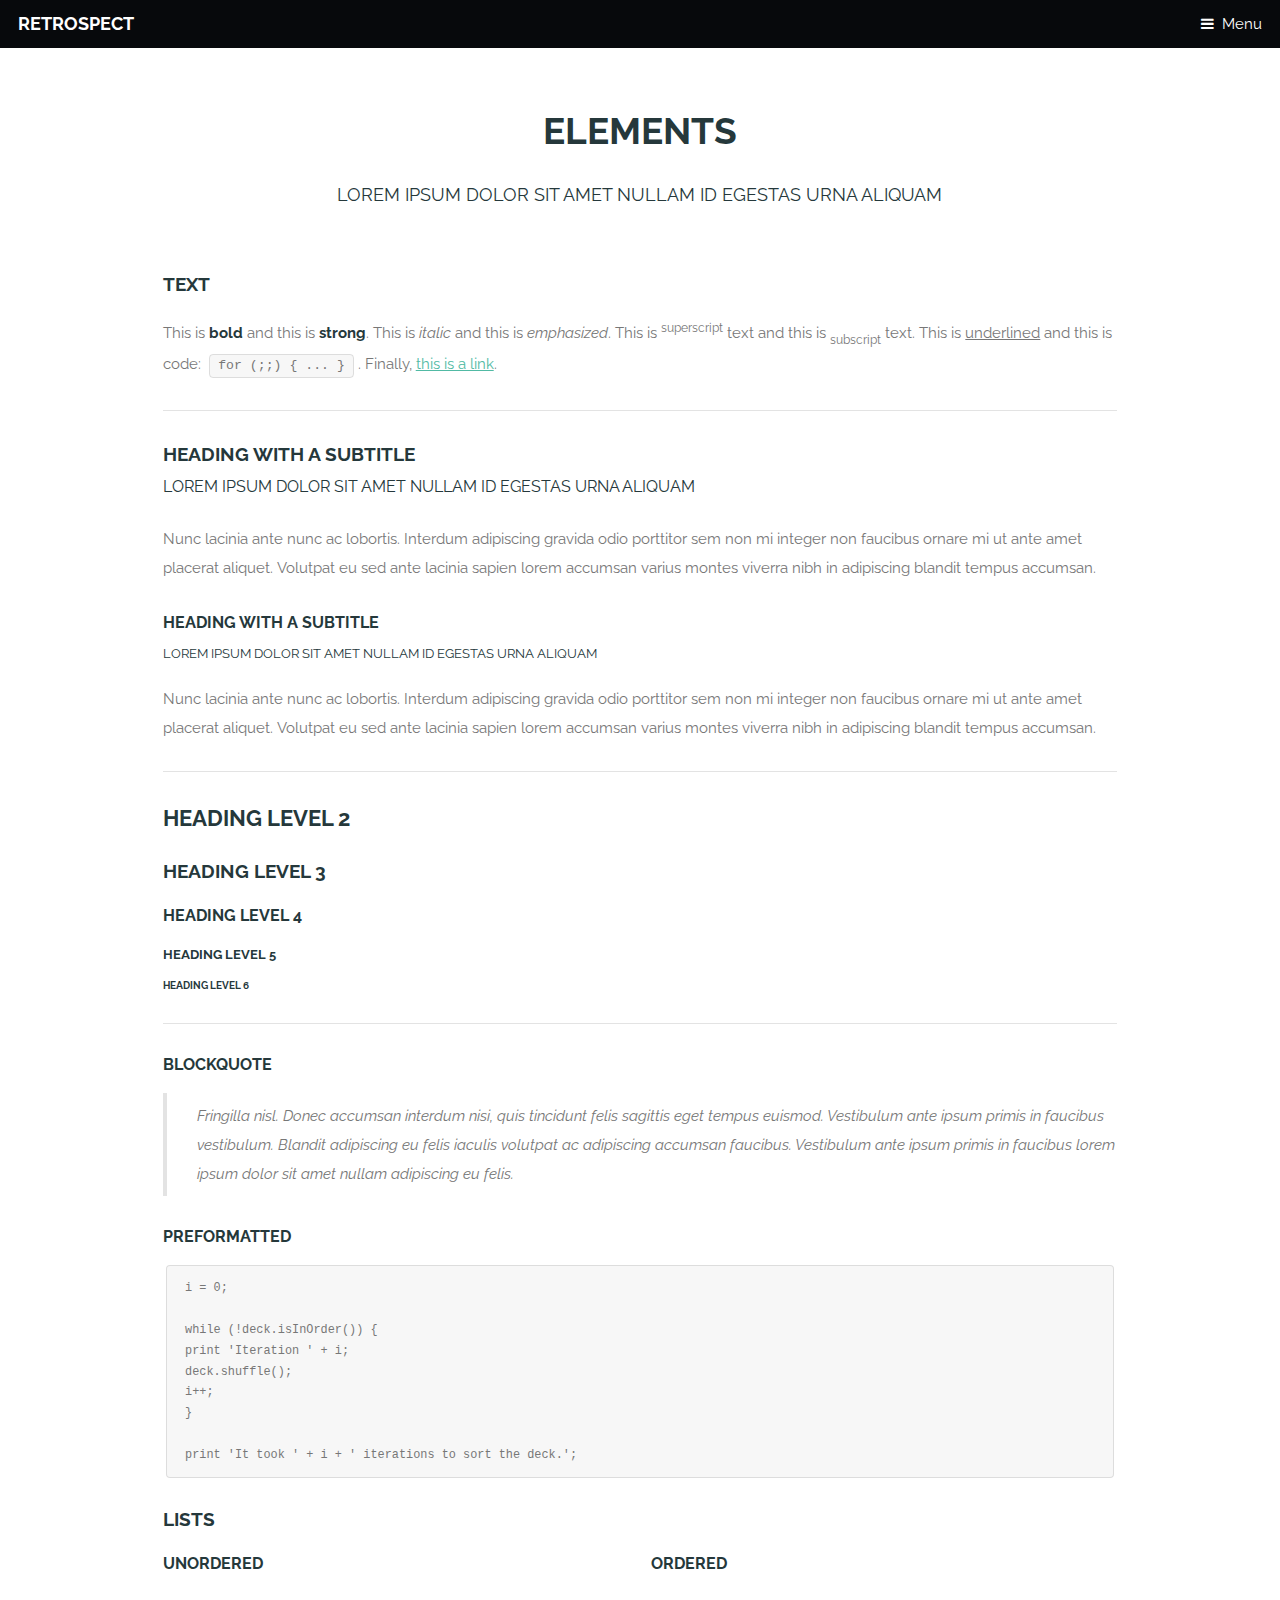
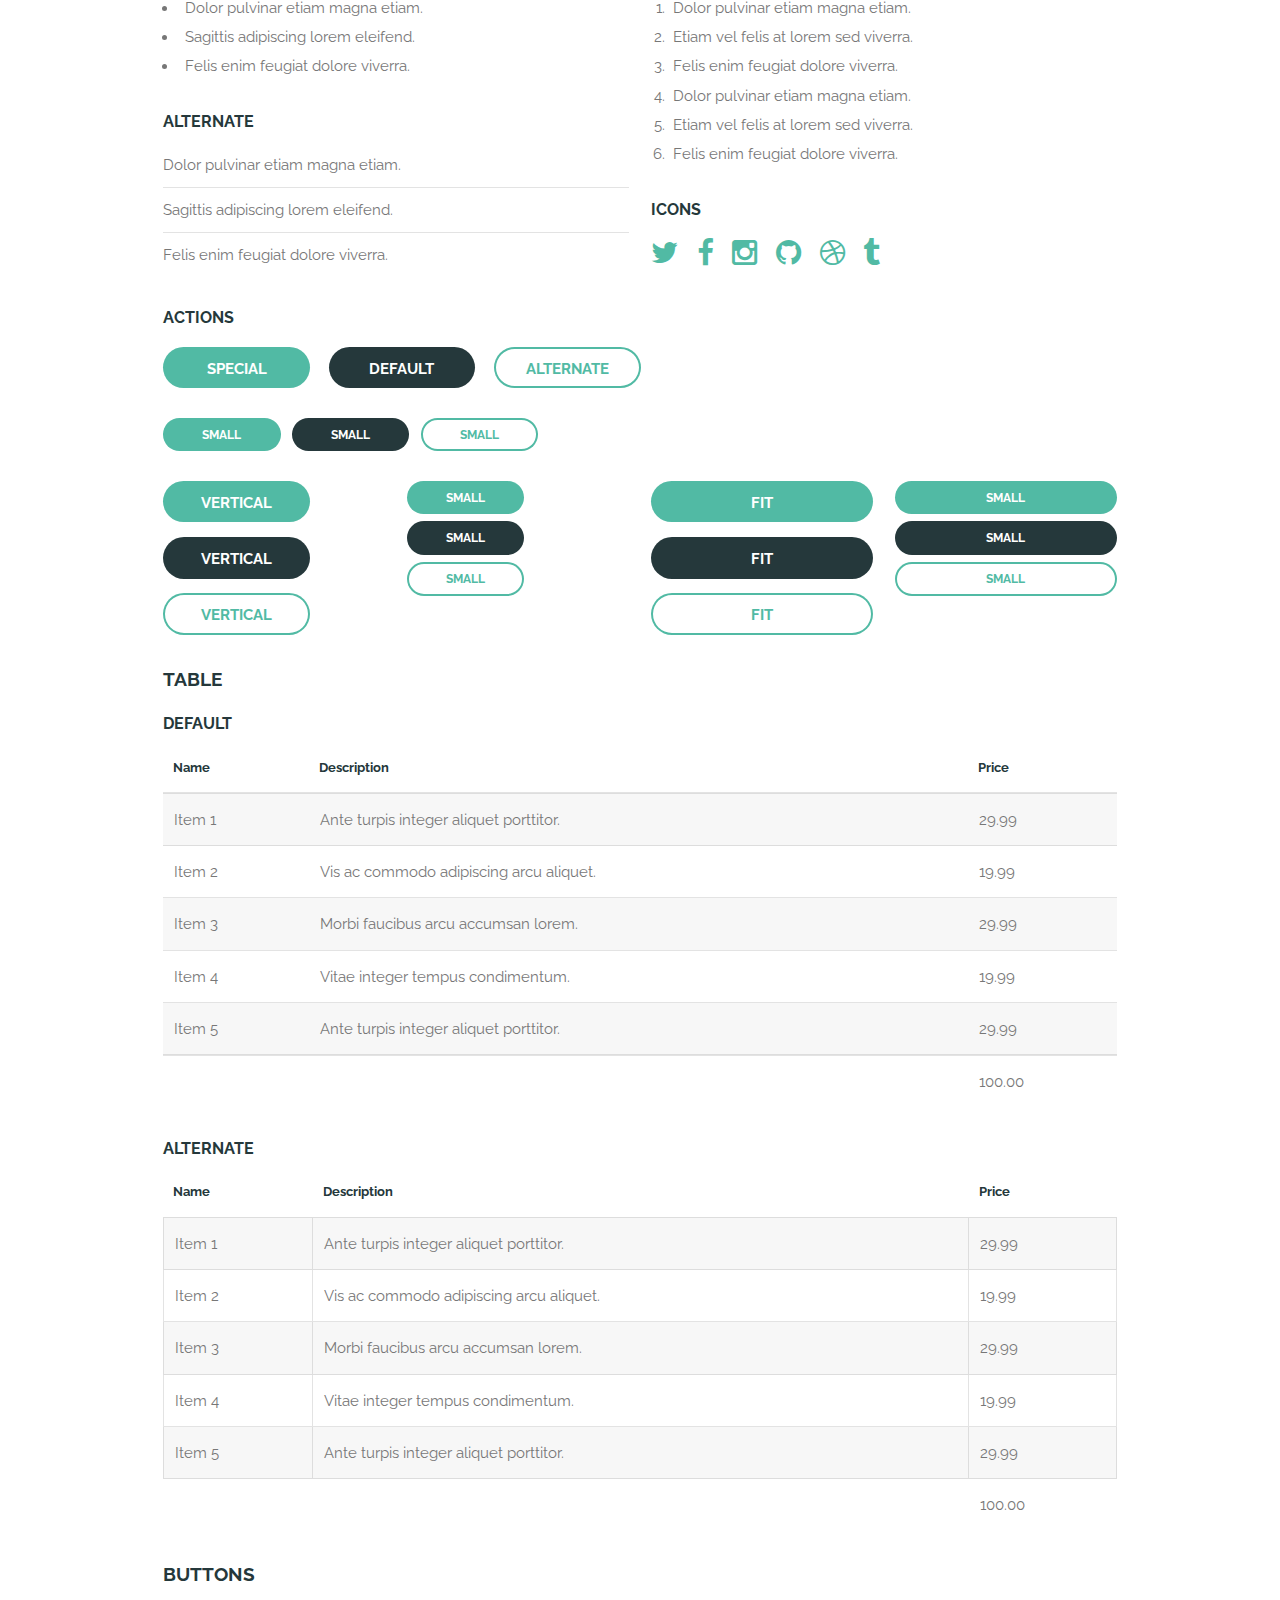
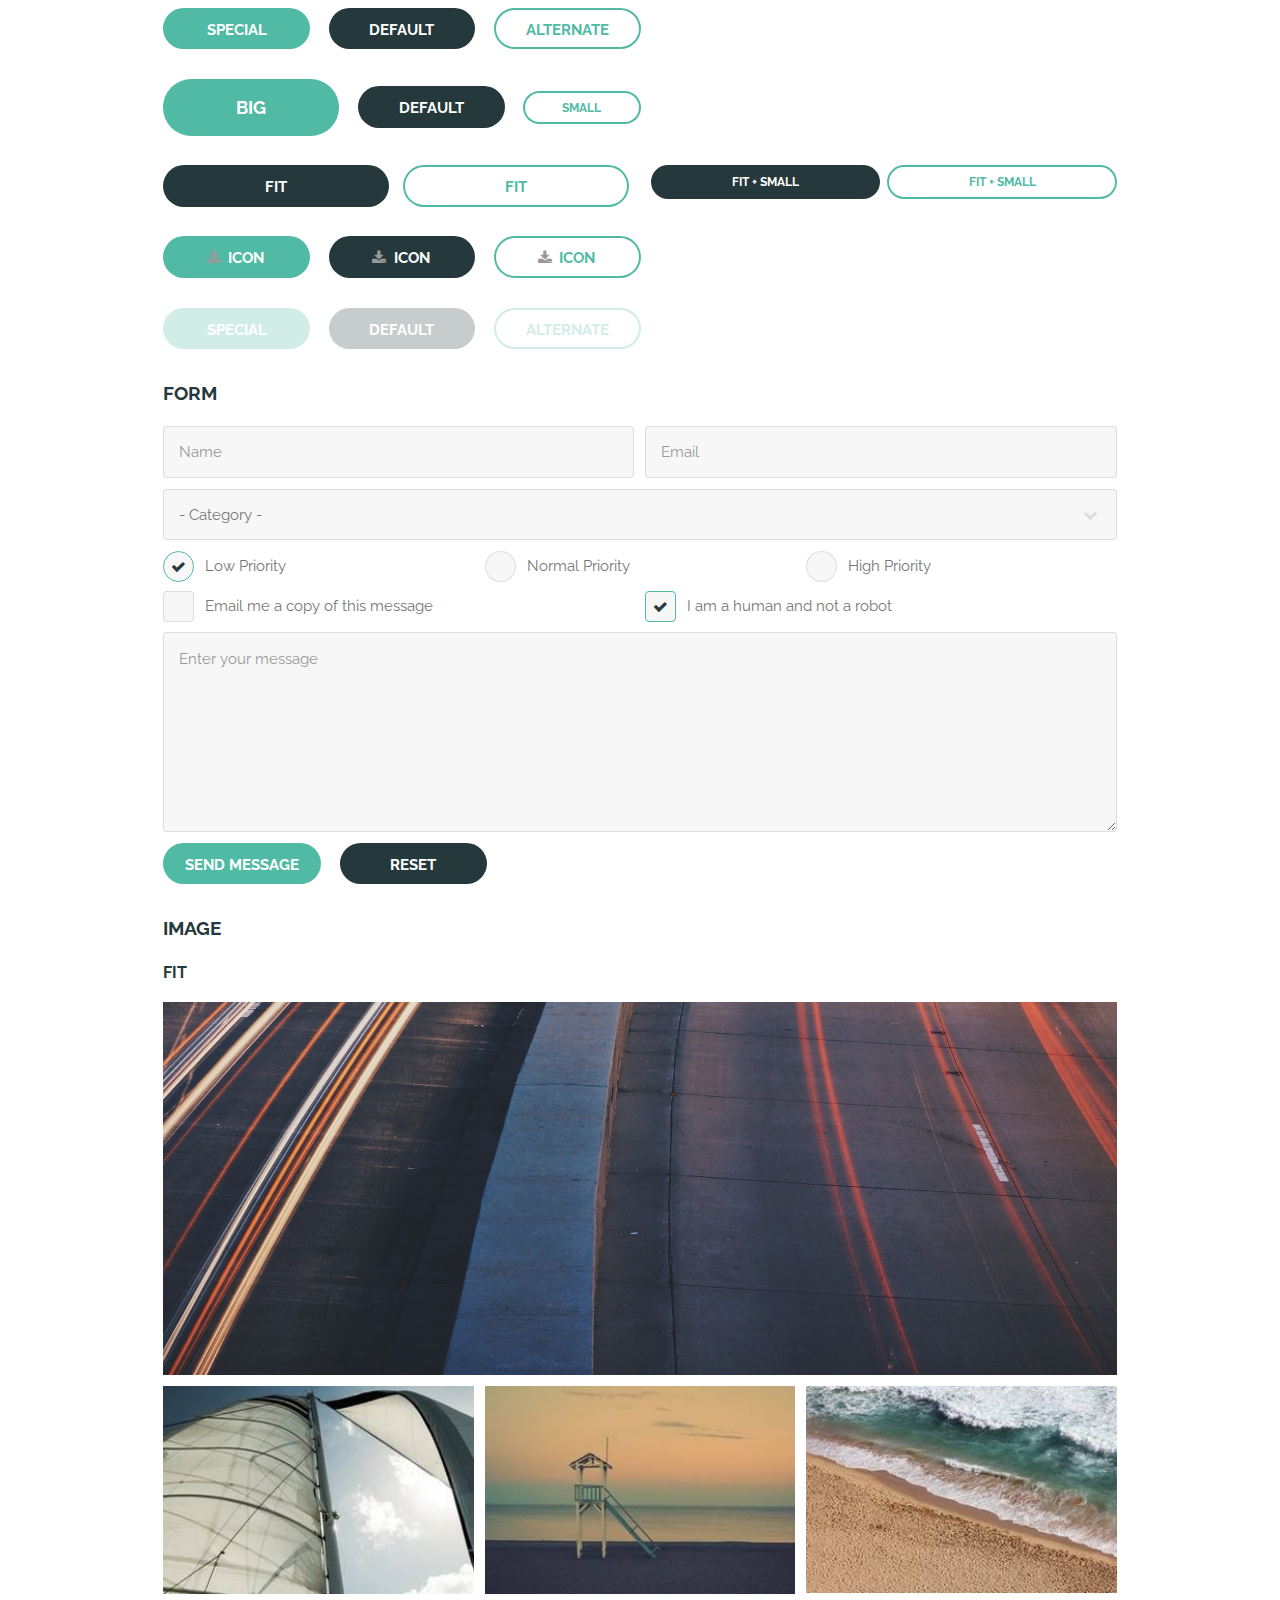
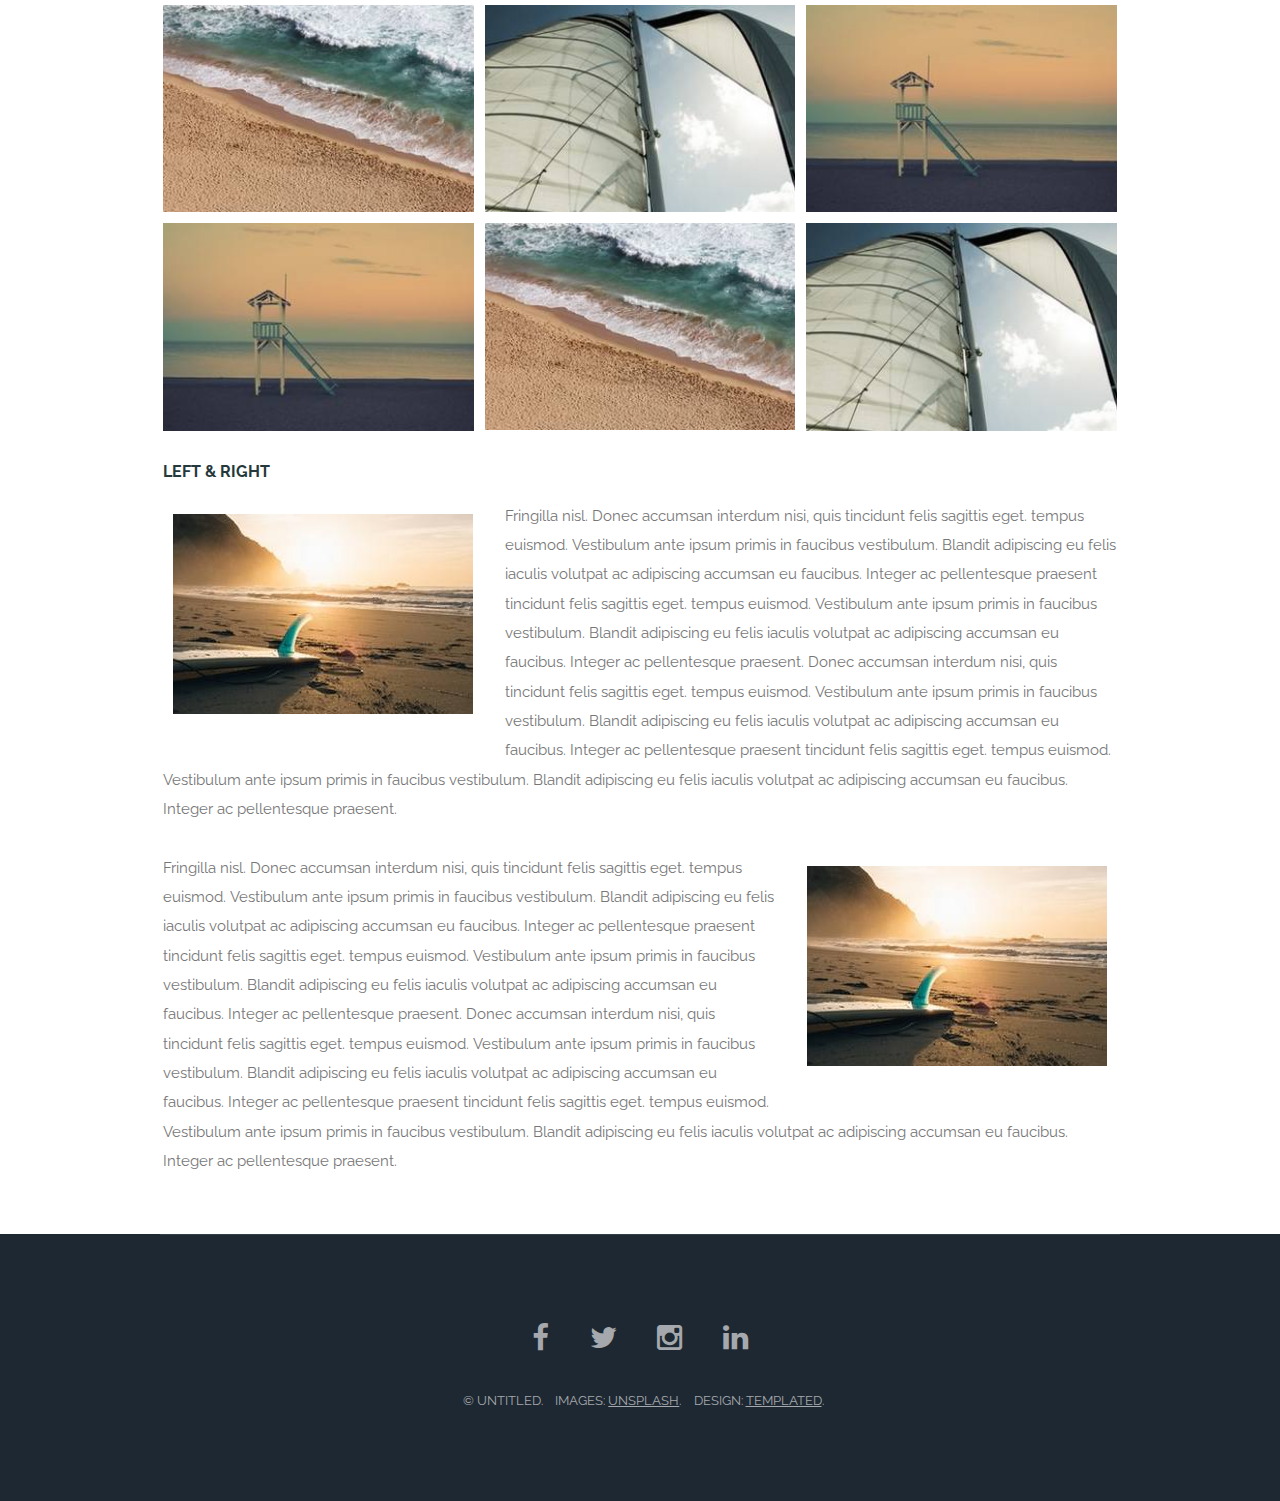
<file: templated-retrospect/elements.html>
<!DOCTYPE HTML>
<!--
	Retrospect by TEMPLATED
	templated.co @templatedco
	Released for free under the Creative Commons Attribution 3.0 license (templated.co/license)
-->
<html>
	<head>
		<title>Elements - Retrospect by TEMPLATED</title>
		<meta charset="utf-8" />
		<meta name="viewport" content="width=device-width, initial-scale=1" />
		<!--[if lte IE 8]><script src="assets/js/ie/html5shiv.js"></script><![endif]-->
		<link rel="stylesheet" href="assets/css/main.css" />
		<!--[if lte IE 8]><link rel="stylesheet" href="assets/css/ie8.css" /><![endif]-->
		<!--[if lte IE 9]><link rel="stylesheet" href="assets/css/ie9.css" /><![endif]-->
	</head>
	<body>

		<!-- Header -->
			<header id="header" class="skel-layers-fixed">
				<h1><a href="index.html">Retrospect</a></h1>
				<a href="#nav">Menu</a>
			</header>

		<!-- Nav -->
			<nav id="nav">
				<ul class="links">
					<li><a href="index.html">Home</a></li>
					<li><a href="generic.html">Generic</a></li>
					<li><a href="elements.html">Elements</a></li>
				</ul>
			</nav>

		<!-- Main -->
			<section id="main" class="wrapper">
				<div class="container">
					<header class="major special">
						<h2>Elements</h2>
						<p>Lorem ipsum dolor sit amet nullam id egestas urna aliquam</p>
					</header>

					<!-- Text -->
						<section>
							<h3>Text</h3>
							<p>This is <b>bold</b> and this is <strong>strong</strong>. This is <i>italic</i> and this is <em>emphasized</em>.
							This is <sup>superscript</sup> text and this is <sub>subscript</sub> text.
							This is <u>underlined</u> and this is code: <code>for (;;) { ... }</code>. Finally, <a href="#">this is a link</a>.</p>

							<hr />

							<header>
								<h3>Heading with a Subtitle</h3>
								<p>Lorem ipsum dolor sit amet nullam id egestas urna aliquam</p>
							</header>
							<p>Nunc lacinia ante nunc ac lobortis. Interdum adipiscing gravida odio porttitor sem non mi integer non faucibus ornare mi ut ante amet placerat aliquet. Volutpat eu sed ante lacinia sapien lorem accumsan varius montes viverra nibh in adipiscing blandit tempus accumsan.</p>
							<header>
								<h4>Heading with a Subtitle</h4>
								<p>Lorem ipsum dolor sit amet nullam id egestas urna aliquam</p>
							</header>
							<p>Nunc lacinia ante nunc ac lobortis. Interdum adipiscing gravida odio porttitor sem non mi integer non faucibus ornare mi ut ante amet placerat aliquet. Volutpat eu sed ante lacinia sapien lorem accumsan varius montes viverra nibh in adipiscing blandit tempus accumsan.</p>

							<hr />

							<h2>Heading Level 2</h2>
							<h3>Heading Level 3</h3>
							<h4>Heading Level 4</h4>
							<h5>Heading Level 5</h5>
							<h6>Heading Level 6</h6>

							<hr />

							<h4>Blockquote</h4>
							<blockquote>Fringilla nisl. Donec accumsan interdum nisi, quis tincidunt felis sagittis eget tempus euismod. Vestibulum ante ipsum primis in faucibus vestibulum. Blandit adipiscing eu felis iaculis volutpat ac adipiscing accumsan faucibus. Vestibulum ante ipsum primis in faucibus lorem ipsum dolor sit amet nullam adipiscing eu felis.</blockquote>

							<h4>Preformatted</h4>
							<pre><code>i = 0;

while (!deck.isInOrder()) {
print 'Iteration ' + i;
deck.shuffle();
i++;
}

print 'It took ' + i + ' iterations to sort the deck.';</code></pre>
						</section>

					<!-- Lists -->
						<section>
							<h3>Lists</h3>
							<div class="row">
								<div class="6u 12u$(xsmall)">

									<h4>Unordered</h4>
									<ul>
										<li>Dolor pulvinar etiam magna etiam.</li>
										<li>Sagittis adipiscing lorem eleifend.</li>
										<li>Felis enim feugiat dolore viverra.</li>
									</ul>

									<h4>Alternate</h4>
									<ul class="alt">
										<li>Dolor pulvinar etiam magna etiam.</li>
										<li>Sagittis adipiscing lorem eleifend.</li>
										<li>Felis enim feugiat dolore viverra.</li>
									</ul>

								</div>
								<div class="6u$ 12u$(xsmall)">

									<h4>Ordered</h4>
									<ol>
										<li>Dolor pulvinar etiam magna etiam.</li>
										<li>Etiam vel felis at lorem sed viverra.</li>
										<li>Felis enim feugiat dolore viverra.</li>
										<li>Dolor pulvinar etiam magna etiam.</li>
										<li>Etiam vel felis at lorem sed viverra.</li>
										<li>Felis enim feugiat dolore viverra.</li>
									</ol>

									<h4>Icons</h4>
									<ul class="icons">
										<li><a href="#" class="icon fa-twitter"><span class="label">Twitter</span></a></li>
										<li><a href="#" class="icon fa-facebook"><span class="label">Facebook</span></a></li>
										<li><a href="#" class="icon fa-instagram"><span class="label">Instagram</span></a></li>
										<li><a href="#" class="icon fa-github"><span class="label">Github</span></a></li>
										<li><a href="#" class="icon fa-dribbble"><span class="label">Dribbble</span></a></li>
										<li><a href="#" class="icon fa-tumblr"><span class="label">Tumblr</span></a></li>
									</ul>

								</div>
							</div>

							<h4>Actions</h4>
							<ul class="actions">
								<li><a href="#" class="button special">Special</a></li>
								<li><a href="#" class="button">Default</a></li>
								<li><a href="#" class="button alt">Alternate</a></li>
							</ul>
							<ul class="actions small">
								<li><a href="#" class="button special small">Small</a></li>
								<li><a href="#" class="button small">Small</a></li>
								<li><a href="#" class="button alt small">Small</a></li>
							</ul>
							<div class="row">
								<div class="3u 6u(small) 12u$(xsmall)">
									<ul class="actions vertical">
										<li><a href="#" class="button special">Vertical</a></li>
										<li><a href="#" class="button">Vertical</a></li>
										<li><a href="#" class="button alt">Vertical</a></li>
									</ul>
								</div>
								<div class="3u 6u$(small) 12u$(xsmall)">
									<ul class="actions vertical small">
										<li><a href="#" class="button special small">Small</a></li>
										<li><a href="#" class="button small">Small</a></li>
										<li><a href="#" class="button alt small">Small</a></li>
									</ul>
								</div>
								<div class="3u 6u(small) 12u$(xsmall)">
									<ul class="actions vertical">
										<li><a href="#" class="button special fit">Fit</a></li>
										<li><a href="#" class="button fit">Fit</a></li>
										<li><a href="#" class="button alt fit">Fit</a></li>
									</ul>
								</div>
								<div class="3u$ 6u$(small) 12u$(xsmall)">
									<ul class="actions vertical small">
										<li><a href="#" class="button special small fit">Small</a></li>
										<li><a href="#" class="button small fit">Small</a></li>
										<li><a href="#" class="button alt small fit">Small</a></li>
									</ul>
								</div>
							</div>
						</section>

					<!-- Table -->
						<section>
							<h3>Table</h3>
							<h4>Default</h4>
							<div class="table-wrapper">
								<table>
									<thead>
										<tr>
											<th>Name</th>
											<th>Description</th>
											<th>Price</th>
										</tr>
									</thead>
									<tbody>
										<tr>
											<td>Item 1</td>
											<td>Ante turpis integer aliquet porttitor.</td>
											<td>29.99</td>
										</tr>
										<tr>
											<td>Item 2</td>
											<td>Vis ac commodo adipiscing arcu aliquet.</td>
											<td>19.99</td>
										</tr>
										<tr>
											<td>Item 3</td>
											<td> Morbi faucibus arcu accumsan lorem.</td>
											<td>29.99</td>
										</tr>
										<tr>
											<td>Item 4</td>
											<td>Vitae integer tempus condimentum.</td>
											<td>19.99</td>
										</tr>
										<tr>
											<td>Item 5</td>
											<td>Ante turpis integer aliquet porttitor.</td>
											<td>29.99</td>
										</tr>
									</tbody>
									<tfoot>
										<tr>
											<td colspan="2"></td>
											<td>100.00</td>
										</tr>
									</tfoot>
								</table>
							</div>
							<h4>Alternate</h4>
							<div class="table-wrapper">
								<table class="alt">
									<thead>
										<tr>
											<th>Name</th>
											<th>Description</th>
											<th>Price</th>
										</tr>
									</thead>
									<tbody>
										<tr>
											<td>Item 1</td>
											<td>Ante turpis integer aliquet porttitor.</td>
											<td>29.99</td>
										</tr>
										<tr>
											<td>Item 2</td>
											<td>Vis ac commodo adipiscing arcu aliquet.</td>
											<td>19.99</td>
										</tr>
										<tr>
											<td>Item 3</td>
											<td> Morbi faucibus arcu accumsan lorem.</td>
											<td>29.99</td>
										</tr>
										<tr>
											<td>Item 4</td>
											<td>Vitae integer tempus condimentum.</td>
											<td>19.99</td>
										</tr>
										<tr>
											<td>Item 5</td>
											<td>Ante turpis integer aliquet porttitor.</td>
											<td>29.99</td>
										</tr>
									</tbody>
									<tfoot>
										<tr>
											<td colspan="2"></td>
											<td>100.00</td>
										</tr>
									</tfoot>
								</table>
							</div>
						</section>

					<!-- Buttons -->
						<section>
							<h3>Buttons</h3>
							<ul class="actions">
								<li><a href="#" class="button special">Special</a></li>
								<li><a href="#" class="button">Default</a></li>
								<li><a href="#" class="button alt">Alternate</a></li>
							</ul>
							<ul class="actions">
								<li><a href="#" class="button special big">Big</a></li>
								<li><a href="#" class="button">Default</a></li>
								<li><a href="#" class="button alt small">Small</a></li>
							</ul>
							<div class="row">
								<div class="6u 12u$(xsmall)">
									<ul class="actions fit">
										<li><a href="#" class="button fit">Fit</a></li>
										<li><a href="#" class="button alt fit">Fit</a></li>
									</ul>
								</div>
								<div class="6u$ 12u$(xsmall)">
									<ul class="actions fit small">
										<li><a href="#" class="button fit small">Fit + Small</a></li>
										<li><a href="#" class="button alt fit small">Fit + Small</a></li>
									</ul>
								</div>
							</div>
							<ul class="actions">
								<li><a href="#" class="button special icon fa-download">Icon</a></li>
								<li><a href="#" class="button icon fa-download">Icon</a></li>
								<li><a href="#" class="button alt icon fa-download">Icon</a></li>
							</ul>
							<ul class="actions">
								<li><span class="button special disabled">Special</span></li>
								<li><span class="button disabled">Default</span></li>
								<li><span class="button alt disabled">Alternate</span></li>
							</ul>
						</section>

					<!-- Form -->
						<section>
							<h3>Form</h3>
							<form method="post" action="#">
								<div class="row uniform 50%">
									<div class="6u 12u$(xsmall)">
										<input type="text" name="name" id="name" value="" placeholder="Name" />
									</div>
									<div class="6u$ 12u$(xsmall)">
										<input type="email" name="email" id="email" value="" placeholder="Email" />
									</div>
									<div class="12u$">
										<div class="select-wrapper">
											<select name="category" id="category">
												<option value="">- Category -</option>
												<option value="1">Manufacturing</option>
												<option value="1">Shipping</option>
												<option value="1">Administration</option>
												<option value="1">Human Resources</option>
											</select>
										</div>
									</div>
									<div class="4u 12u$(xsmall)">
										<input type="radio" id="priority-low" name="priority" checked>
										<label for="priority-low">Low Priority</label>
									</div>
									<div class="4u 12u$(xsmall)">
										<input type="radio" id="priority-normal" name="priority">
										<label for="priority-normal">Normal Priority</label>
									</div>
									<div class="4u$ 12u$(xsmall)">
										<input type="radio" id="priority-high" name="priority">
										<label for="priority-high">High Priority</label>
									</div>
									<div class="6u 12u$(small)">
										<input type="checkbox" id="copy" name="copy">
										<label for="copy">Email me a copy of this message</label>
									</div>
									<div class="6u$ 12u$(small)">
										<input type="checkbox" id="human" name="human" checked>
										<label for="human">I am a human and not a robot</label>
									</div>
									<div class="12u$">
										<textarea name="message" id="message" placeholder="Enter your message" rows="6"></textarea>
									</div>
									<div class="12u$">
										<ul class="actions">
											<li><input type="submit" value="Send Message" class="special" /></li>
											<li><input type="reset" value="Reset" /></li>
										</ul>
									</div>
								</div>
							</form>
						</section>

					<!-- Image -->
						<section>
							<h3>Image</h3>
							<h4>Fit</h4>
							<div class="box alt">
								<div class="row 50% uniform">
									<div class="12u$"><span class="image fit"><img src="images/pic11.jpg" alt="" /></span></div>
									<div class="4u"><span class="image fit"><img src="images/pic03.jpg" alt="" /></span></div>
									<div class="4u"><span class="image fit"><img src="images/pic04.jpg" alt="" /></span></div>
									<div class="4u$"><span class="image fit"><img src="images/pic05.jpg" alt="" /></span></div>
									<div class="4u"><span class="image fit"><img src="images/pic05.jpg" alt="" /></span></div>
									<div class="4u"><span class="image fit"><img src="images/pic03.jpg" alt="" /></span></div>
									<div class="4u$"><span class="image fit"><img src="images/pic04.jpg" alt="" /></span></div>
									<div class="4u"><span class="image fit"><img src="images/pic04.jpg" alt="" /></span></div>
									<div class="4u"><span class="image fit"><img src="images/pic05.jpg" alt="" /></span></div>
									<div class="4u$"><span class="image fit"><img src="images/pic03.jpg" alt="" /></span></div>
								</div>
							</div>

							<h4>Left &amp; Right</h4>
							<p><span class="image left"><img src="images/pic06.jpg" alt="" /></span>Fringilla nisl. Donec accumsan interdum nisi, quis tincidunt felis sagittis eget. tempus euismod. Vestibulum ante ipsum primis in faucibus vestibulum. Blandit adipiscing eu felis iaculis volutpat ac adipiscing accumsan eu faucibus. Integer ac pellentesque praesent tincidunt felis sagittis eget. tempus euismod. Vestibulum ante ipsum primis in faucibus vestibulum. Blandit adipiscing eu felis iaculis volutpat ac adipiscing accumsan eu faucibus. Integer ac pellentesque praesent. Donec accumsan interdum nisi, quis tincidunt felis sagittis eget. tempus euismod. Vestibulum ante ipsum primis in faucibus vestibulum. Blandit adipiscing eu felis iaculis volutpat ac adipiscing accumsan eu faucibus. Integer ac pellentesque praesent tincidunt felis sagittis eget. tempus euismod. Vestibulum ante ipsum primis in faucibus vestibulum. Blandit adipiscing eu felis iaculis volutpat ac adipiscing accumsan eu faucibus. Integer ac pellentesque praesent.</p>
							<p><span class="image right"><img src="images/pic06.jpg" alt="" /></span>Fringilla nisl. Donec accumsan interdum nisi, quis tincidunt felis sagittis eget. tempus euismod. Vestibulum ante ipsum primis in faucibus vestibulum. Blandit adipiscing eu felis iaculis volutpat ac adipiscing accumsan eu faucibus. Integer ac pellentesque praesent tincidunt felis sagittis eget. tempus euismod. Vestibulum ante ipsum primis in faucibus vestibulum. Blandit adipiscing eu felis iaculis volutpat ac adipiscing accumsan eu faucibus. Integer ac pellentesque praesent. Donec accumsan interdum nisi, quis tincidunt felis sagittis eget. tempus euismod. Vestibulum ante ipsum primis in faucibus vestibulum. Blandit adipiscing eu felis iaculis volutpat ac adipiscing accumsan eu faucibus. Integer ac pellentesque praesent tincidunt felis sagittis eget. tempus euismod. Vestibulum ante ipsum primis in faucibus vestibulum. Blandit adipiscing eu felis iaculis volutpat ac adipiscing accumsan eu faucibus. Integer ac pellentesque praesent.</p>
						</section>

				</div>
			</section>

		<!-- Footer -->
			<footer id="footer">
				<div class="inner">
					<ul class="icons">
						<li><a href="#" class="icon fa-facebook">
							<span class="label">Facebook</span>
						</a></li>
						<li><a href="#" class="icon fa-twitter">
							<span class="label">Twitter</span>
						</a></li>
						<li><a href="#" class="icon fa-instagram">
							<span class="label">Instagram</span>
						</a></li>
						<li><a href="#" class="icon fa-linkedin">
							<span class="label">LinkedIn</span>
						</a></li>
					</ul>
					<ul class="copyright">
						<li>&copy; Untitled.</li>
						<li>Images: <a href="http://unsplash.com">Unsplash</a>.</li>
						<li>Design: <a href="http://templated.co">TEMPLATED</a>.</li>
					</ul>
				</div>
			</footer>

		<!-- Scripts -->
			<script src="assets/js/jquery.min.js"></script>
			<script src="assets/js/skel.min.js"></script>
			<script src="assets/js/util.js"></script>
			<!--[if lte IE 8]><script src="assets/js/ie/respond.min.js"></script><![endif]-->
			<script src="assets/js/main.js"></script>

	</body>
</html>
</file>
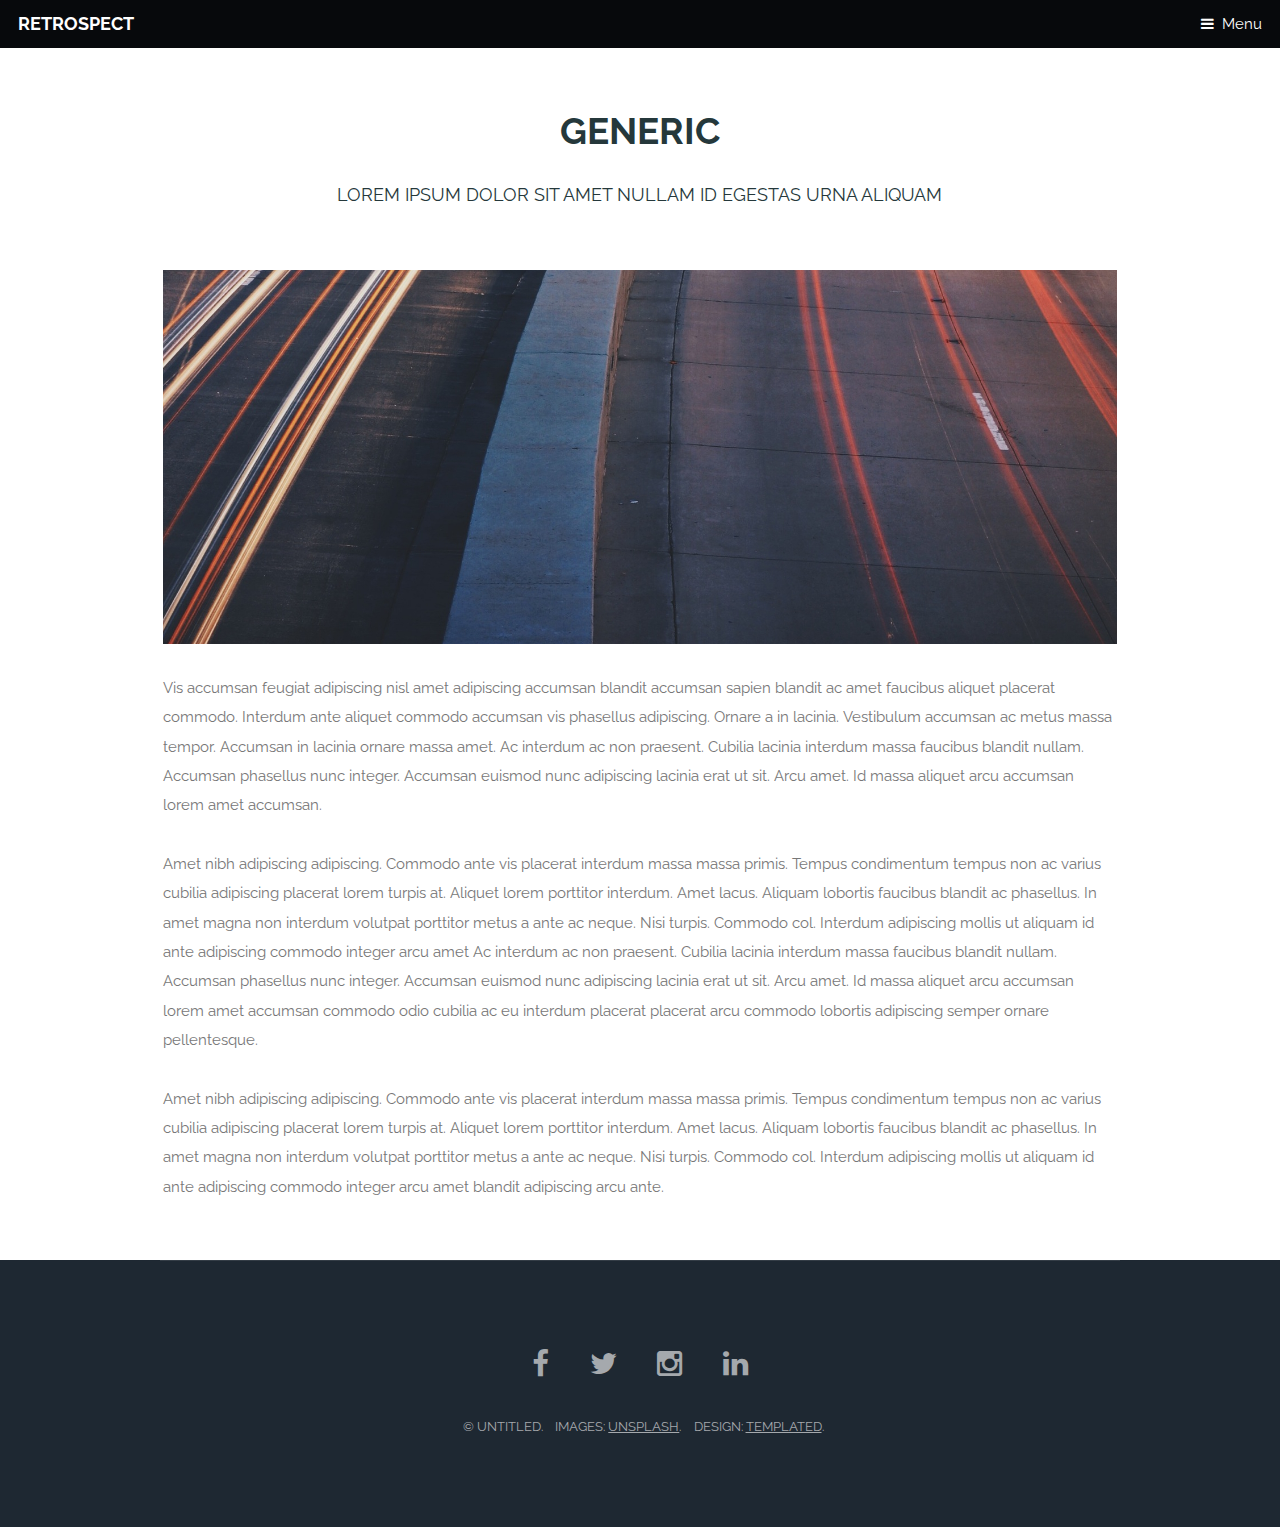
<file: templated-retrospect/generic.html>
<!DOCTYPE HTML>
<!--
	Retrospect by TEMPLATED
	templated.co @templatedco
	Released for free under the Creative Commons Attribution 3.0 license (templated.co/license)
-->
<html>
	<head>
		<title>Generic - Retrospect by TEMPLATED</title>
		<meta charset="utf-8" />
		<meta name="viewport" content="width=device-width, initial-scale=1" />
		<!--[if lte IE 8]><script src="assets/js/ie/html5shiv.js"></script><![endif]-->
		<link rel="stylesheet" href="assets/css/main.css" />
		<!--[if lte IE 8]><link rel="stylesheet" href="assets/css/ie8.css" /><![endif]-->
		<!--[if lte IE 9]><link rel="stylesheet" href="assets/css/ie9.css" /><![endif]-->
	</head>
	<body>

		<!-- Header -->
			<header id="header">
				<h1><a href="index.html">Retrospect</a></h1>
				<a href="#nav">Menu</a>
			</header>

		<!-- Nav -->
			<nav id="nav">
				<ul class="links">
					<li><a href="index.html">Home</a></li>
					<li><a href="generic.html">Generic</a></li>
					<li><a href="elements.html">Elements</a></li>
				</ul>
			</nav>

		<!-- Main -->
			<section id="main" class="wrapper">
				<div class="container">

					<header class="major special">
						<h2>Generic</h2>
						<p>Lorem ipsum dolor sit amet nullam id egestas urna aliquam</p>
					</header>

					<a href="#" class="image fit"><img src="images/pic11.jpg" alt="" /></a>
					<p>Vis accumsan feugiat adipiscing nisl amet adipiscing accumsan blandit accumsan sapien blandit ac amet faucibus aliquet placerat commodo. Interdum ante aliquet commodo accumsan vis phasellus adipiscing. Ornare a in lacinia. Vestibulum accumsan ac metus massa tempor. Accumsan in lacinia ornare massa amet. Ac interdum ac non praesent. Cubilia lacinia interdum massa faucibus blandit nullam. Accumsan phasellus nunc integer. Accumsan euismod nunc adipiscing lacinia erat ut sit. Arcu amet. Id massa aliquet arcu accumsan lorem amet accumsan.</p>
					<p>Amet nibh adipiscing adipiscing. Commodo ante vis placerat interdum massa massa primis. Tempus condimentum tempus non ac varius cubilia adipiscing placerat lorem turpis at. Aliquet lorem porttitor interdum. Amet lacus. Aliquam lobortis faucibus blandit ac phasellus. In amet magna non interdum volutpat porttitor metus a ante ac neque. Nisi turpis. Commodo col. Interdum adipiscing mollis ut aliquam id ante adipiscing commodo integer arcu amet Ac interdum ac non praesent. Cubilia lacinia interdum massa faucibus blandit nullam. Accumsan phasellus nunc integer. Accumsan euismod nunc adipiscing lacinia erat ut sit. Arcu amet. Id massa aliquet arcu accumsan lorem amet accumsan commodo odio cubilia ac eu interdum placerat placerat arcu commodo lobortis adipiscing semper ornare pellentesque.</p>
					<p>Amet nibh adipiscing adipiscing. Commodo ante vis placerat interdum massa massa primis. Tempus condimentum tempus non ac varius cubilia adipiscing placerat lorem turpis at. Aliquet lorem porttitor interdum. Amet lacus. Aliquam lobortis faucibus blandit ac phasellus. In amet magna non interdum volutpat porttitor metus a ante ac neque. Nisi turpis. Commodo col. Interdum adipiscing mollis ut aliquam id ante adipiscing commodo integer arcu amet blandit adipiscing arcu ante.</p>

				</div>
			</section>

		<!-- Footer -->
			<footer id="footer">
				<div class="inner">
					<ul class="icons">
						<li><a href="#" class="icon fa-facebook">
							<span class="label">Facebook</span>
						</a></li>
						<li><a href="#" class="icon fa-twitter">
							<span class="label">Twitter</span>
						</a></li>
						<li><a href="#" class="icon fa-instagram">
							<span class="label">Instagram</span>
						</a></li>
						<li><a href="#" class="icon fa-linkedin">
							<span class="label">LinkedIn</span>
						</a></li>
					</ul>
					<ul class="copyright">
						<li>&copy; Untitled.</li>
						<li>Images: <a href="http://unsplash.com">Unsplash</a>.</li>
						<li>Design: <a href="http://templated.co">TEMPLATED</a>.</li>
					</ul>
				</div>
			</footer>

		<!-- Scripts -->
			<script src="assets/js/jquery.min.js"></script>
			<script src="assets/js/skel.min.js"></script>
			<script src="assets/js/util.js"></script>
			<!--[if lte IE 8]><script src="assets/js/ie/respond.min.js"></script><![endif]-->
			<script src="assets/js/main.js"></script>

	</body>
</html>
</file>
<file: templated-retrospect/assets/css/ie9.css>
/*
	Retrospect by TEMPLATED
	templated.co @templatedco
	Released for free under the Creative Commons Attribution 3.0 license (templated.co/license)
*/

/* Feature */

	.feature .image {
		width: 48%;
		float: left;
	}

	.feature .content {
		width: 52%;
		float: left;
	}

	.feature:after {
		content: '';
		display: block;
		clear: both;
	}
</file>
<file: templated-retrospect/assets/css/main.css>
@charset "UTF-8";
@import url(font-awesome.min.css);
@import url("https://fonts.googleapis.com/css?family=Raleway:400,500,700");

/*
	Retrospect by TEMPLATED
	templated.co @templatedco
	Released for free under the Creative Commons Attribution 3.0 license (templated.co/license)
*/

/* Reset */

	html, body, div, span, applet, object, iframe, h1, h2, h3, h4, h5, h6, p, blockquote, pre, a, abbr, acronym, address, big, cite, code, del, dfn, em, img, ins, kbd, q, s, samp, small, strike, strong, sub, sup, tt, var, b, u, i, center, dl, dt, dd, ol, ul, li, fieldset, form, label, legend, table, caption, tbody, tfoot, thead, tr, th, td, article, aside, canvas, details, embed, figure, figcaption, footer, header, hgroup, menu, nav, output, ruby, section, summary, time, mark, audio, video {
		margin: 0;
		padding: 0;
		border: 0;
		font-size: 100%;
		font: inherit;
		vertical-align: baseline;
	}

	article, aside, details, figcaption, figure, footer, header, hgroup, menu, nav, section {
		display: block;
	}

	body {
		line-height: 1;
	}

	ol, ul {
		list-style: none;
	}

	blockquote, q {
		quotes: none;
	}

	blockquote:before, blockquote:after, q:before, q:after {
		content: '';
		content: none;
	}

	table {
		border-collapse: collapse;
		border-spacing: 0;
	}

	body {
		-webkit-text-size-adjust: none;
	}

/* Box Model */

	*, *:before, *:after {
		-moz-box-sizing: border-box;
		-webkit-box-sizing: border-box;
		box-sizing: border-box;
	}

/* Containers */

	.container {
		margin-left: auto;
		margin-right: auto;
	}

	.container.\31 25\25 {
		width: 100%;
		max-width: 100em;
		min-width: 80em;
	}

	.container.\37 5\25 {
		width: 60em;
	}

	.container.\35 0\25 {
		width: 40em;
	}

	.container.\32 5\25 {
		width: 20em;
	}

	.container {
		width: 80em;
	}

	@media screen and (max-width: 1680px) {

		.container.\31 25\25 {
			width: 100%;
			max-width: 100em;
			min-width: 80em;
		}

		.container.\37 5\25 {
			width: 60em;
		}

		.container.\35 0\25 {
			width: 40em;
		}

		.container.\32 5\25 {
			width: 20em;
		}

		.container {
			width: 80em;
		}

	}

	@media screen and (max-width: 1280px) {

		.container.\31 25\25 {
			width: 100%;
			max-width: 81.25em;
			min-width: 65em;
		}

		.container.\37 5\25 {
			width: 48.75em;
		}

		.container.\35 0\25 {
			width: 32.5em;
		}

		.container.\32 5\25 {
			width: 16.25em;
		}

		.container {
			width: 65em;
		}

	}

	@media screen and (max-width: 980px) {

		.container.\31 25\25 {
			width: 100%;
			max-width: 112.5%;
			min-width: 90%;
		}

		.container.\37 5\25 {
			width: 67.5%;
		}

		.container.\35 0\25 {
			width: 45%;
		}

		.container.\32 5\25 {
			width: 22.5%;
		}

		.container {
			width: 90% !important;
		}

	}

	@media screen and (max-width: 736px) {

		.container.\31 25\25 {
			width: 100%;
			max-width: 112.5%;
			min-width: 90%;
		}

		.container.\37 5\25 {
			width: 67.5%;
		}

		.container.\35 0\25 {
			width: 45%;
		}

		.container.\32 5\25 {
			width: 22.5%;
		}

		.container {
			width: 90% !important;
		}

	}

	@media screen and (max-width: 480px) {

		.container.\31 25\25 {
			width: 100%;
			max-width: 112.5%;
			min-width: 90%;
		}

		.container.\37 5\25 {
			width: 67.5%;
		}

		.container.\35 0\25 {
			width: 45%;
		}

		.container.\32 5\25 {
			width: 22.5%;
		}

		.container {
			width: 90% !important;
		}

	}

/* Grid */

	.row {
		border-bottom: solid 1px transparent;
		-moz-box-sizing: border-box;
		-webkit-box-sizing: border-box;
		box-sizing: border-box;
	}

	.row > * {
		float: left;
		-moz-box-sizing: border-box;
		-webkit-box-sizing: border-box;
		box-sizing: border-box;
	}

	.row:after, .row:before {
		content: '';
		display: block;
		clear: both;
		height: 0;
	}

	.row.uniform > * > :first-child {
		margin-top: 0;
	}

	.row.uniform > * > :last-child {
		margin-bottom: 0;
	}

	.row.\30 \25 > * {
		padding: 0 0 0 0em;
	}

	.row.\30 \25 {
		margin: 0 0 -1px 0em;
	}

	.row.uniform.\30 \25 > * {
		padding: 0em 0 0 0em;
	}

	.row.uniform.\30 \25 {
		margin: 0em 0 -1px 0em;
	}

	.row > * {
		padding: 0 0 0 2em;
	}

	.row {
		margin: 0 0 -1px -2em;
	}

	.row.uniform > * {
		padding: 2em 0 0 2em;
	}

	.row.uniform {
		margin: -2em 0 -1px -2em;
	}

	.row.\32 00\25 > * {
		padding: 0 0 0 4em;
	}

	.row.\32 00\25 {
		margin: 0 0 -1px -4em;
	}

	.row.uniform.\32 00\25 > * {
		padding: 4em 0 0 4em;
	}

	.row.uniform.\32 00\25 {
		margin: -4em 0 -1px -4em;
	}

	.row.\31 50\25 > * {
		padding: 0 0 0 3em;
	}

	.row.\31 50\25 {
		margin: 0 0 -1px -3em;
	}

	.row.uniform.\31 50\25 > * {
		padding: 3em 0 0 3em;
	}

	.row.uniform.\31 50\25 {
		margin: -3em 0 -1px -3em;
	}

	.row.\35 0\25 > * {
		padding: 0 0 0 1em;
	}

	.row.\35 0\25 {
		margin: 0 0 -1px -1em;
	}

	.row.uniform.\35 0\25 > * {
		padding: 1em 0 0 1em;
	}

	.row.uniform.\35 0\25 {
		margin: -1em 0 -1px -1em;
	}

	.row.\32 5\25 > * {
		padding: 0 0 0 0.5em;
	}

	.row.\32 5\25 {
		margin: 0 0 -1px -0.5em;
	}

	.row.uniform.\32 5\25 > * {
		padding: 0.5em 0 0 0.5em;
	}

	.row.uniform.\32 5\25 {
		margin: -0.5em 0 -1px -0.5em;
	}

	.\31 2u, .\31 2u\24 {
		width: 100%;
		clear: none;
		margin-left: 0;
	}

	.\31 1u, .\31 1u\24 {
		width: 91.6666666667%;
		clear: none;
		margin-left: 0;
	}

	.\31 0u, .\31 0u\24 {
		width: 83.3333333333%;
		clear: none;
		margin-left: 0;
	}

	.\39 u, .\39 u\24 {
		width: 75%;
		clear: none;
		margin-left: 0;
	}

	.\38 u, .\38 u\24 {
		width: 66.6666666667%;
		clear: none;
		margin-left: 0;
	}

	.\37 u, .\37 u\24 {
		width: 58.3333333333%;
		clear: none;
		margin-left: 0;
	}

	.\36 u, .\36 u\24 {
		width: 50%;
		clear: none;
		margin-left: 0;
	}

	.\35 u, .\35 u\24 {
		width: 41.6666666667%;
		clear: none;
		margin-left: 0;
	}

	.\34 u, .\34 u\24 {
		width: 33.3333333333%;
		clear: none;
		margin-left: 0;
	}

	.\33 u, .\33 u\24 {
		width: 25%;
		clear: none;
		margin-left: 0;
	}

	.\32 u, .\32 u\24 {
		width: 16.6666666667%;
		clear: none;
		margin-left: 0;
	}

	.\31 u, .\31 u\24 {
		width: 8.3333333333%;
		clear: none;
		margin-left: 0;
	}

	.\31 2u\24 + *,
	.\31 1u\24 + *,
	.\31 0u\24 + *,
	.\39 u\24 + *,
	.\38 u\24 + *,
	.\37 u\24 + *,
	.\36 u\24 + *,
	.\35 u\24 + *,
	.\34 u\24 + *,
	.\33 u\24 + *,
	.\32 u\24 + *,
	.\31 u\24 + * {
		clear: left;
	}

	.\-11u {
		margin-left: 91.66667%;
	}

	.\-10u {
		margin-left: 83.33333%;
	}

	.\-9u {
		margin-left: 75%;
	}

	.\-8u {
		margin-left: 66.66667%;
	}

	.\-7u {
		margin-left: 58.33333%;
	}

	.\-6u {
		margin-left: 50%;
	}

	.\-5u {
		margin-left: 41.66667%;
	}

	.\-4u {
		margin-left: 33.33333%;
	}

	.\-3u {
		margin-left: 25%;
	}

	.\-2u {
		margin-left: 16.66667%;
	}

	.\-1u {
		margin-left: 8.33333%;
	}

	@media screen and (max-width: 1680px) {

		.row > * {
			padding: 0 0 0 2em;
		}

		.row {
			margin: 0 0 -1px -2em;
		}

		.row.uniform > * {
			padding: 2em 0 0 2em;
		}

		.row.uniform {
			margin: -2em 0 -1px -2em;
		}

		.row.\32 00\25 > * {
			padding: 0 0 0 4em;
		}

		.row.\32 00\25 {
			margin: 0 0 -1px -4em;
		}

		.row.uniform.\32 00\25 > * {
			padding: 4em 0 0 4em;
		}

		.row.uniform.\32 00\25 {
			margin: -4em 0 -1px -4em;
		}

		.row.\31 50\25 > * {
			padding: 0 0 0 3em;
		}

		.row.\31 50\25 {
			margin: 0 0 -1px -3em;
		}

		.row.uniform.\31 50\25 > * {
			padding: 3em 0 0 3em;
		}

		.row.uniform.\31 50\25 {
			margin: -3em 0 -1px -3em;
		}

		.row.\35 0\25 > * {
			padding: 0 0 0 1em;
		}

		.row.\35 0\25 {
			margin: 0 0 -1px -1em;
		}

		.row.uniform.\35 0\25 > * {
			padding: 1em 0 0 1em;
		}

		.row.uniform.\35 0\25 {
			margin: -1em 0 -1px -1em;
		}

		.row.\32 5\25 > * {
			padding: 0 0 0 0.5em;
		}

		.row.\32 5\25 {
			margin: 0 0 -1px -0.5em;
		}

		.row.uniform.\32 5\25 > * {
			padding: 0.5em 0 0 0.5em;
		}

		.row.uniform.\32 5\25 {
			margin: -0.5em 0 -1px -0.5em;
		}

		.\31 2u\28xlarge\29, .\31 2u\24\28xlarge\29 {
			width: 100%;
			clear: none;
			margin-left: 0;
		}

		.\31 1u\28xlarge\29, .\31 1u\24\28xlarge\29 {
			width: 91.6666666667%;
			clear: none;
			margin-left: 0;
		}

		.\31 0u\28xlarge\29, .\31 0u\24\28xlarge\29 {
			width: 83.3333333333%;
			clear: none;
			margin-left: 0;
		}

		.\39 u\28xlarge\29, .\39 u\24\28xlarge\29 {
			width: 75%;
			clear: none;
			margin-left: 0;
		}

		.\38 u\28xlarge\29, .\38 u\24\28xlarge\29 {
			width: 66.6666666667%;
			clear: none;
			margin-left: 0;
		}

		.\37 u\28xlarge\29, .\37 u\24\28xlarge\29 {
			width: 58.3333333333%;
			clear: none;
			margin-left: 0;
		}

		.\36 u\28xlarge\29, .\36 u\24\28xlarge\29 {
			width: 50%;
			clear: none;
			margin-left: 0;
		}

		.\35 u\28xlarge\29, .\35 u\24\28xlarge\29 {
			width: 41.6666666667%;
			clear: none;
			margin-left: 0;
		}

		.\34 u\28xlarge\29, .\34 u\24\28xlarge\29 {
			width: 33.3333333333%;
			clear: none;
			margin-left: 0;
		}

		.\33 u\28xlarge\29, .\33 u\24\28xlarge\29 {
			width: 25%;
			clear: none;
			margin-left: 0;
		}

		.\32 u\28xlarge\29, .\32 u\24\28xlarge\29 {
			width: 16.6666666667%;
			clear: none;
			margin-left: 0;
		}

		.\31 u\28xlarge\29, .\31 u\24\28xlarge\29 {
			width: 8.3333333333%;
			clear: none;
			margin-left: 0;
		}

		.\31 2u\24\28xlarge\29 + *,
		.\31 1u\24\28xlarge\29 + *,
		.\31 0u\24\28xlarge\29 + *,
		.\39 u\24\28xlarge\29 + *,
		.\38 u\24\28xlarge\29 + *,
		.\37 u\24\28xlarge\29 + *,
		.\36 u\24\28xlarge\29 + *,
		.\35 u\24\28xlarge\29 + *,
		.\34 u\24\28xlarge\29 + *,
		.\33 u\24\28xlarge\29 + *,
		.\32 u\24\28xlarge\29 + *,
		.\31 u\24\28xlarge\29 + * {
			clear: left;
		}

		.\-11u\28xlarge\29 {
			margin-left: 91.66667%;
		}

		.\-10u\28xlarge\29 {
			margin-left: 83.33333%;
		}

		.\-9u\28xlarge\29 {
			margin-left: 75%;
		}

		.\-8u\28xlarge\29 {
			margin-left: 66.66667%;
		}

		.\-7u\28xlarge\29 {
			margin-left: 58.33333%;
		}

		.\-6u\28xlarge\29 {
			margin-left: 50%;
		}

		.\-5u\28xlarge\29 {
			margin-left: 41.66667%;
		}

		.\-4u\28xlarge\29 {
			margin-left: 33.33333%;
		}

		.\-3u\28xlarge\29 {
			margin-left: 25%;
		}

		.\-2u\28xlarge\29 {
			margin-left: 16.66667%;
		}

		.\-1u\28xlarge\29 {
			margin-left: 8.33333%;
		}

	}

	@media screen and (max-width: 1280px) {

		.row > * {
			padding: 0 0 0 1.5em;
		}

		.row {
			margin: 0 0 -1px -1.5em;
		}

		.row.uniform > * {
			padding: 1.5em 0 0 1.5em;
		}

		.row.uniform {
			margin: -1.5em 0 -1px -1.5em;
		}

		.row.\32 00\25 > * {
			padding: 0 0 0 3em;
		}

		.row.\32 00\25 {
			margin: 0 0 -1px -3em;
		}

		.row.uniform.\32 00\25 > * {
			padding: 3em 0 0 3em;
		}

		.row.uniform.\32 00\25 {
			margin: -3em 0 -1px -3em;
		}

		.row.\31 50\25 > * {
			padding: 0 0 0 2.25em;
		}

		.row.\31 50\25 {
			margin: 0 0 -1px -2.25em;
		}

		.row.uniform.\31 50\25 > * {
			padding: 2.25em 0 0 2.25em;
		}

		.row.uniform.\31 50\25 {
			margin: -2.25em 0 -1px -2.25em;
		}

		.row.\35 0\25 > * {
			padding: 0 0 0 0.75em;
		}

		.row.\35 0\25 {
			margin: 0 0 -1px -0.75em;
		}

		.row.uniform.\35 0\25 > * {
			padding: 0.75em 0 0 0.75em;
		}

		.row.uniform.\35 0\25 {
			margin: -0.75em 0 -1px -0.75em;
		}

		.row.\32 5\25 > * {
			padding: 0 0 0 0.375em;
		}

		.row.\32 5\25 {
			margin: 0 0 -1px -0.375em;
		}

		.row.uniform.\32 5\25 > * {
			padding: 0.375em 0 0 0.375em;
		}

		.row.uniform.\32 5\25 {
			margin: -0.375em 0 -1px -0.375em;
		}

		.\31 2u\28large\29, .\31 2u\24\28large\29 {
			width: 100%;
			clear: none;
			margin-left: 0;
		}

		.\31 1u\28large\29, .\31 1u\24\28large\29 {
			width: 91.6666666667%;
			clear: none;
			margin-left: 0;
		}

		.\31 0u\28large\29, .\31 0u\24\28large\29 {
			width: 83.3333333333%;
			clear: none;
			margin-left: 0;
		}

		.\39 u\28large\29, .\39 u\24\28large\29 {
			width: 75%;
			clear: none;
			margin-left: 0;
		}

		.\38 u\28large\29, .\38 u\24\28large\29 {
			width: 66.6666666667%;
			clear: none;
			margin-left: 0;
		}

		.\37 u\28large\29, .\37 u\24\28large\29 {
			width: 58.3333333333%;
			clear: none;
			margin-left: 0;
		}

		.\36 u\28large\29, .\36 u\24\28large\29 {
			width: 50%;
			clear: none;
			margin-left: 0;
		}

		.\35 u\28large\29, .\35 u\24\28large\29 {
			width: 41.6666666667%;
			clear: none;
			margin-left: 0;
		}

		.\34 u\28large\29, .\34 u\24\28large\29 {
			width: 33.3333333333%;
			clear: none;
			margin-left: 0;
		}

		.\33 u\28large\29, .\33 u\24\28large\29 {
			width: 25%;
			clear: none;
			margin-left: 0;
		}

		.\32 u\28large\29, .\32 u\24\28large\29 {
			width: 16.6666666667%;
			clear: none;
			margin-left: 0;
		}

		.\31 u\28large\29, .\31 u\24\28large\29 {
			width: 8.3333333333%;
			clear: none;
			margin-left: 0;
		}

		.\31 2u\24\28large\29 + *,
		.\31 1u\24\28large\29 + *,
		.\31 0u\24\28large\29 + *,
		.\39 u\24\28large\29 + *,
		.\38 u\24\28large\29 + *,
		.\37 u\24\28large\29 + *,
		.\36 u\24\28large\29 + *,
		.\35 u\24\28large\29 + *,
		.\34 u\24\28large\29 + *,
		.\33 u\24\28large\29 + *,
		.\32 u\24\28large\29 + *,
		.\31 u\24\28large\29 + * {
			clear: left;
		}

		.\-11u\28large\29 {
			margin-left: 91.66667%;
		}

		.\-10u\28large\29 {
			margin-left: 83.33333%;
		}

		.\-9u\28large\29 {
			margin-left: 75%;
		}

		.\-8u\28large\29 {
			margin-left: 66.66667%;
		}

		.\-7u\28large\29 {
			margin-left: 58.33333%;
		}

		.\-6u\28large\29 {
			margin-left: 50%;
		}

		.\-5u\28large\29 {
			margin-left: 41.66667%;
		}

		.\-4u\28large\29 {
			margin-left: 33.33333%;
		}

		.\-3u\28large\29 {
			margin-left: 25%;
		}

		.\-2u\28large\29 {
			margin-left: 16.66667%;
		}

		.\-1u\28large\29 {
			margin-left: 8.33333%;
		}

	}

	@media screen and (max-width: 980px) {

		.row > * {
			padding: 0 0 0 1.5em;
		}

		.row {
			margin: 0 0 -1px -1.5em;
		}

		.row.uniform > * {
			padding: 1.5em 0 0 1.5em;
		}

		.row.uniform {
			margin: -1.5em 0 -1px -1.5em;
		}

		.row.\32 00\25 > * {
			padding: 0 0 0 3em;
		}

		.row.\32 00\25 {
			margin: 0 0 -1px -3em;
		}

		.row.uniform.\32 00\25 > * {
			padding: 3em 0 0 3em;
		}

		.row.uniform.\32 00\25 {
			margin: -3em 0 -1px -3em;
		}

		.row.\31 50\25 > * {
			padding: 0 0 0 2.25em;
		}

		.row.\31 50\25 {
			margin: 0 0 -1px -2.25em;
		}

		.row.uniform.\31 50\25 > * {
			padding: 2.25em 0 0 2.25em;
		}

		.row.uniform.\31 50\25 {
			margin: -2.25em 0 -1px -2.25em;
		}

		.row.\35 0\25 > * {
			padding: 0 0 0 0.75em;
		}

		.row.\35 0\25 {
			margin: 0 0 -1px -0.75em;
		}

		.row.uniform.\35 0\25 > * {
			padding: 0.75em 0 0 0.75em;
		}

		.row.uniform.\35 0\25 {
			margin: -0.75em 0 -1px -0.75em;
		}

		.row.\32 5\25 > * {
			padding: 0 0 0 0.375em;
		}

		.row.\32 5\25 {
			margin: 0 0 -1px -0.375em;
		}

		.row.uniform.\32 5\25 > * {
			padding: 0.375em 0 0 0.375em;
		}

		.row.uniform.\32 5\25 {
			margin: -0.375em 0 -1px -0.375em;
		}

		.\31 2u\28medium\29, .\31 2u\24\28medium\29 {
			width: 100%;
			clear: none;
			margin-left: 0;
		}

		.\31 1u\28medium\29, .\31 1u\24\28medium\29 {
			width: 91.6666666667%;
			clear: none;
			margin-left: 0;
		}

		.\31 0u\28medium\29, .\31 0u\24\28medium\29 {
			width: 83.3333333333%;
			clear: none;
			margin-left: 0;
		}

		.\39 u\28medium\29, .\39 u\24\28medium\29 {
			width: 75%;
			clear: none;
			margin-left: 0;
		}

		.\38 u\28medium\29, .\38 u\24\28medium\29 {
			width: 66.6666666667%;
			clear: none;
			margin-left: 0;
		}

		.\37 u\28medium\29, .\37 u\24\28medium\29 {
			width: 58.3333333333%;
			clear: none;
			margin-left: 0;
		}

		.\36 u\28medium\29, .\36 u\24\28medium\29 {
			width: 50%;
			clear: none;
			margin-left: 0;
		}

		.\35 u\28medium\29, .\35 u\24\28medium\29 {
			width: 41.6666666667%;
			clear: none;
			margin-left: 0;
		}

		.\34 u\28medium\29, .\34 u\24\28medium\29 {
			width: 33.3333333333%;
			clear: none;
			margin-left: 0;
		}

		.\33 u\28medium\29, .\33 u\24\28medium\29 {
			width: 25%;
			clear: none;
			margin-left: 0;
		}

		.\32 u\28medium\29, .\32 u\24\28medium\29 {
			width: 16.6666666667%;
			clear: none;
			margin-left: 0;
		}

		.\31 u\28medium\29, .\31 u\24\28medium\29 {
			width: 8.3333333333%;
			clear: none;
			margin-left: 0;
		}

		.\31 2u\24\28medium\29 + *,
		.\31 1u\24\28medium\29 + *,
		.\31 0u\24\28medium\29 + *,
		.\39 u\24\28medium\29 + *,
		.\38 u\24\28medium\29 + *,
		.\37 u\24\28medium\29 + *,
		.\36 u\24\28medium\29 + *,
		.\35 u\24\28medium\29 + *,
		.\34 u\24\28medium\29 + *,
		.\33 u\24\28medium\29 + *,
		.\32 u\24\28medium\29 + *,
		.\31 u\24\28medium\29 + * {
			clear: left;
		}

		.\-11u\28medium\29 {
			margin-left: 91.66667%;
		}

		.\-10u\28medium\29 {
			margin-left: 83.33333%;
		}

		.\-9u\28medium\29 {
			margin-left: 75%;
		}

		.\-8u\28medium\29 {
			margin-left: 66.66667%;
		}

		.\-7u\28medium\29 {
			margin-left: 58.33333%;
		}

		.\-6u\28medium\29 {
			margin-left: 50%;
		}

		.\-5u\28medium\29 {
			margin-left: 41.66667%;
		}

		.\-4u\28medium\29 {
			margin-left: 33.33333%;
		}

		.\-3u\28medium\29 {
			margin-left: 25%;
		}

		.\-2u\28medium\29 {
			margin-left: 16.66667%;
		}

		.\-1u\28medium\29 {
			margin-left: 8.33333%;
		}

	}

	@media screen and (max-width: 736px) {

		.row > * {
			padding: 0 0 0 1.25em;
		}

		.row {
			margin: 0 0 -1px -1.25em;
		}

		.row.uniform > * {
			padding: 1.25em 0 0 1.25em;
		}

		.row.uniform {
			margin: -1.25em 0 -1px -1.25em;
		}

		.row.\32 00\25 > * {
			padding: 0 0 0 2.5em;
		}

		.row.\32 00\25 {
			margin: 0 0 -1px -2.5em;
		}

		.row.uniform.\32 00\25 > * {
			padding: 2.5em 0 0 2.5em;
		}

		.row.uniform.\32 00\25 {
			margin: -2.5em 0 -1px -2.5em;
		}

		.row.\31 50\25 > * {
			padding: 0 0 0 1.875em;
		}

		.row.\31 50\25 {
			margin: 0 0 -1px -1.875em;
		}

		.row.uniform.\31 50\25 > * {
			padding: 1.875em 0 0 1.875em;
		}

		.row.uniform.\31 50\25 {
			margin: -1.875em 0 -1px -1.875em;
		}

		.row.\35 0\25 > * {
			padding: 0 0 0 0.625em;
		}

		.row.\35 0\25 {
			margin: 0 0 -1px -0.625em;
		}

		.row.uniform.\35 0\25 > * {
			padding: 0.625em 0 0 0.625em;
		}

		.row.uniform.\35 0\25 {
			margin: -0.625em 0 -1px -0.625em;
		}

		.row.\32 5\25 > * {
			padding: 0 0 0 0.3125em;
		}

		.row.\32 5\25 {
			margin: 0 0 -1px -0.3125em;
		}

		.row.uniform.\32 5\25 > * {
			padding: 0.3125em 0 0 0.3125em;
		}

		.row.uniform.\32 5\25 {
			margin: -0.3125em 0 -1px -0.3125em;
		}

		.\31 2u\28small\29, .\31 2u\24\28small\29 {
			width: 100%;
			clear: none;
			margin-left: 0;
		}

		.\31 1u\28small\29, .\31 1u\24\28small\29 {
			width: 91.6666666667%;
			clear: none;
			margin-left: 0;
		}

		.\31 0u\28small\29, .\31 0u\24\28small\29 {
			width: 83.3333333333%;
			clear: none;
			margin-left: 0;
		}

		.\39 u\28small\29, .\39 u\24\28small\29 {
			width: 75%;
			clear: none;
			margin-left: 0;
		}

		.\38 u\28small\29, .\38 u\24\28small\29 {
			width: 66.6666666667%;
			clear: none;
			margin-left: 0;
		}

		.\37 u\28small\29, .\37 u\24\28small\29 {
			width: 58.3333333333%;
			clear: none;
			margin-left: 0;
		}

		.\36 u\28small\29, .\36 u\24\28small\29 {
			width: 50%;
			clear: none;
			margin-left: 0;
		}

		.\35 u\28small\29, .\35 u\24\28small\29 {
			width: 41.6666666667%;
			clear: none;
			margin-left: 0;
		}

		.\34 u\28small\29, .\34 u\24\28small\29 {
			width: 33.3333333333%;
			clear: none;
			margin-left: 0;
		}

		.\33 u\28small\29, .\33 u\24\28small\29 {
			width: 25%;
			clear: none;
			margin-left: 0;
		}

		.\32 u\28small\29, .\32 u\24\28small\29 {
			width: 16.6666666667%;
			clear: none;
			margin-left: 0;
		}

		.\31 u\28small\29, .\31 u\24\28small\29 {
			width: 8.3333333333%;
			clear: none;
			margin-left: 0;
		}

		.\31 2u\24\28small\29 + *,
		.\31 1u\24\28small\29 + *,
		.\31 0u\24\28small\29 + *,
		.\39 u\24\28small\29 + *,
		.\38 u\24\28small\29 + *,
		.\37 u\24\28small\29 + *,
		.\36 u\24\28small\29 + *,
		.\35 u\24\28small\29 + *,
		.\34 u\24\28small\29 + *,
		.\33 u\24\28small\29 + *,
		.\32 u\24\28small\29 + *,
		.\31 u\24\28small\29 + * {
			clear: left;
		}

		.\-11u\28small\29 {
			margin-left: 91.66667%;
		}

		.\-10u\28small\29 {
			margin-left: 83.33333%;
		}

		.\-9u\28small\29 {
			margin-left: 75%;
		}

		.\-8u\28small\29 {
			margin-left: 66.66667%;
		}

		.\-7u\28small\29 {
			margin-left: 58.33333%;
		}

		.\-6u\28small\29 {
			margin-left: 50%;
		}

		.\-5u\28small\29 {
			margin-left: 41.66667%;
		}

		.\-4u\28small\29 {
			margin-left: 33.33333%;
		}

		.\-3u\28small\29 {
			margin-left: 25%;
		}

		.\-2u\28small\29 {
			margin-left: 16.66667%;
		}

		.\-1u\28small\29 {
			margin-left: 8.33333%;
		}

	}

	@media screen and (max-width: 480px) {

		.row > * {
			padding: 0 0 0 1.25em;
		}

		.row {
			margin: 0 0 -1px -1.25em;
		}

		.row.uniform > * {
			padding: 1.25em 0 0 1.25em;
		}

		.row.uniform {
			margin: -1.25em 0 -1px -1.25em;
		}

		.row.\32 00\25 > * {
			padding: 0 0 0 2.5em;
		}

		.row.\32 00\25 {
			margin: 0 0 -1px -2.5em;
		}

		.row.uniform.\32 00\25 > * {
			padding: 2.5em 0 0 2.5em;
		}

		.row.uniform.\32 00\25 {
			margin: -2.5em 0 -1px -2.5em;
		}

		.row.\31 50\25 > * {
			padding: 0 0 0 1.875em;
		}

		.row.\31 50\25 {
			margin: 0 0 -1px -1.875em;
		}

		.row.uniform.\31 50\25 > * {
			padding: 1.875em 0 0 1.875em;
		}

		.row.uniform.\31 50\25 {
			margin: -1.875em 0 -1px -1.875em;
		}

		.row.\35 0\25 > * {
			padding: 0 0 0 0.625em;
		}

		.row.\35 0\25 {
			margin: 0 0 -1px -0.625em;
		}

		.row.uniform.\35 0\25 > * {
			padding: 0.625em 0 0 0.625em;
		}

		.row.uniform.\35 0\25 {
			margin: -0.625em 0 -1px -0.625em;
		}

		.row.\32 5\25 > * {
			padding: 0 0 0 0.3125em;
		}

		.row.\32 5\25 {
			margin: 0 0 -1px -0.3125em;
		}

		.row.uniform.\32 5\25 > * {
			padding: 0.3125em 0 0 0.3125em;
		}

		.row.uniform.\32 5\25 {
			margin: -0.3125em 0 -1px -0.3125em;
		}

		.\31 2u\28xsmall\29, .\31 2u\24\28xsmall\29 {
			width: 100%;
			clear: none;
			margin-left: 0;
		}

		.\31 1u\28xsmall\29, .\31 1u\24\28xsmall\29 {
			width: 91.6666666667%;
			clear: none;
			margin-left: 0;
		}

		.\31 0u\28xsmall\29, .\31 0u\24\28xsmall\29 {
			width: 83.3333333333%;
			clear: none;
			margin-left: 0;
		}

		.\39 u\28xsmall\29, .\39 u\24\28xsmall\29 {
			width: 75%;
			clear: none;
			margin-left: 0;
		}

		.\38 u\28xsmall\29, .\38 u\24\28xsmall\29 {
			width: 66.6666666667%;
			clear: none;
			margin-left: 0;
		}

		.\37 u\28xsmall\29, .\37 u\24\28xsmall\29 {
			width: 58.3333333333%;
			clear: none;
			margin-left: 0;
		}

		.\36 u\28xsmall\29, .\36 u\24\28xsmall\29 {
			width: 50%;
			clear: none;
			margin-left: 0;
		}

		.\35 u\28xsmall\29, .\35 u\24\28xsmall\29 {
			width: 41.6666666667%;
			clear: none;
			margin-left: 0;
		}

		.\34 u\28xsmall\29, .\34 u\24\28xsmall\29 {
			width: 33.3333333333%;
			clear: none;
			margin-left: 0;
		}

		.\33 u\28xsmall\29, .\33 u\24\28xsmall\29 {
			width: 25%;
			clear: none;
			margin-left: 0;
		}

		.\32 u\28xsmall\29, .\32 u\24\28xsmall\29 {
			width: 16.6666666667%;
			clear: none;
			margin-left: 0;
		}

		.\31 u\28xsmall\29, .\31 u\24\28xsmall\29 {
			width: 8.3333333333%;
			clear: none;
			margin-left: 0;
		}

		.\31 2u\24\28xsmall\29 + *,
		.\31 1u\24\28xsmall\29 + *,
		.\31 0u\24\28xsmall\29 + *,
		.\39 u\24\28xsmall\29 + *,
		.\38 u\24\28xsmall\29 + *,
		.\37 u\24\28xsmall\29 + *,
		.\36 u\24\28xsmall\29 + *,
		.\35 u\24\28xsmall\29 + *,
		.\34 u\24\28xsmall\29 + *,
		.\33 u\24\28xsmall\29 + *,
		.\32 u\24\28xsmall\29 + *,
		.\31 u\24\28xsmall\29 + * {
			clear: left;
		}

		.\-11u\28xsmall\29 {
			margin-left: 91.66667%;
		}

		.\-10u\28xsmall\29 {
			margin-left: 83.33333%;
		}

		.\-9u\28xsmall\29 {
			margin-left: 75%;
		}

		.\-8u\28xsmall\29 {
			margin-left: 66.66667%;
		}

		.\-7u\28xsmall\29 {
			margin-left: 58.33333%;
		}

		.\-6u\28xsmall\29 {
			margin-left: 50%;
		}

		.\-5u\28xsmall\29 {
			margin-left: 41.66667%;
		}

		.\-4u\28xsmall\29 {
			margin-left: 33.33333%;
		}

		.\-3u\28xsmall\29 {
			margin-left: 25%;
		}

		.\-2u\28xsmall\29 {
			margin-left: 16.66667%;
		}

		.\-1u\28xsmall\29 {
			margin-left: 8.33333%;
		}

	}

/* Basic */

	@-ms-viewport {
		width: device-width;
	}

	body {
		-ms-overflow-style: scrollbar;
	}

	@media screen and (max-width: 480px) {

		html, body {
			min-width: 320px;
		}

	}

	body {
		background: #fff;
	}

		body.is-loading *, body.is-loading *:before, body.is-loading *:after {
			-moz-animation: none !important;
			-webkit-animation: none !important;
			-ms-animation: none !important;
			animation: none !important;
			-moz-transition: none !important;
			-webkit-transition: none !important;
			-ms-transition: none !important;
			transition: none !important;
		}

/* Type */

	body {
		background-color: #fff;
		color: #777;
	}

	body, input, select, textarea {
		font-family: "Raleway", Helvetica, sans-serif;
		font-size: 13pt;
		font-weight: 400;
		line-height: 2em;
	}

		@media screen and (max-width: 1680px) {

			body, input, select, textarea {
				font-size: 11pt;
			}

		}

		@media screen and (max-width: 1280px) {

			body, input, select, textarea {
				font-size: 11pt;
			}

		}

		@media screen and (max-width: 980px) {

			body, input, select, textarea {
				font-size: 12pt;
			}

		}

		@media screen and (max-width: 736px) {

			body, input, select, textarea {
				font-size: 12pt;
			}

		}

		@media screen and (max-width: 480px) {

			body, input, select, textarea {
				font-size: 12pt;
			}

		}

	a {
		text-decoration: underline;
	}

		a:hover {
			text-decoration: none;
		}

	strong, b {
		font-weight: 700;
	}

	em, i {
		font-style: italic;
	}

	p {
		margin: 0 0 2em 0;
	}

	h1, h2, h3, h4, h5, h6 {
		font-weight: 700;
		line-height: 1em;
		margin: 0 0 1em 0;
		text-transform: uppercase;
	}

		h1 a, h2 a, h3 a, h4 a, h5 a, h6 a {
			text-decoration: none;
		}

	h2 {
		font-size: 1.5em;
		line-height: 1.5em;
	}

	h3 {
		font-size: 1.3em;
		line-height: 1.5em;
	}

	h4 {
		font-size: 1.1em;
		line-height: 1.5em;
	}

	h5 {
		font-size: 0.9em;
		line-height: 1.5em;
	}

	h6 {
		font-size: 0.7em;
		line-height: 1.5em;
	}

	sub {
		font-size: 0.8em;
		position: relative;
		top: 0.5em;
	}

	sup {
		font-size: 0.8em;
		position: relative;
		top: -0.5em;
	}

	blockquote {
		border-left-style: solid;
		border-left-width: 4px;
		font-style: italic;
		margin: 0 0 2em 0;
		padding: 0.5em 0 0.5em 2em;
	}

	code {
		border-radius: 4px;
		border-style: solid;
		border-width: 1px;
		font-family: "Courier New", monospace;
		font-size: 0.9em;
		margin: 0 0.25em;
		padding: 0.25em 0.65em;
	}

	pre {
		-webkit-overflow-scrolling: touch;
		font-family: "Courier New", monospace;
		font-size: 0.9em;
		margin: 0 0 2em 0;
	}

		pre code {
			display: block;
			line-height: 1.75em;
			padding: 1em 1.5em;
			overflow-x: auto;
		}

	hr {
		border: 0;
		border-bottom-style: solid;
		border-bottom-width: 1px;
		margin: 2em 0;
	}

		hr.major {
			margin: 3em 0;
		}

	.align-left {
		text-align: left;
	}

	.align-center {
		text-align: center;
	}

	.align-right {
		text-align: right;
	}

	input, select, textarea {
		color: #25383B;
	}

	a {
		color: #51BAA4;
	}

	strong, b {
		color: #25383B;
	}

	h1, h2, h3, h4, h5, h6 {
		color: #25383B;
	}

	blockquote {
		border-left-color: rgba(144, 144, 144, 0.25);
	}

	code {
		background: rgba(144, 144, 144, 0.075);
		border-color: rgba(144, 144, 144, 0.25);
	}

	hr {
		border-bottom-color: rgba(144, 144, 144, 0.25);
	}

/* Section/Article */

	section.special, article.special, header.special {
		text-align: center;
	}

	header p {
		margin: 0 0 1.5em 0;
		position: relative;
		text-transform: uppercase;
	}

	header h2 + p {
		font-size: 1.25em;
		margin-top: -1em;
		line-height: 1.85em;
	}

	header h3 + p {
		font-size: 1.1em;
		margin-top: -0.8em;
		line-height: 1.5em;
	}

	header h4 + p,
	header h5 + p,
	header h6 + p {
		font-size: 0.9em;
		margin-top: -0.6em;
		line-height: 1.5em;
	}

	header.major {
		margin-bottom: 4em;
	}

		header.major h2 {
			font-size: 2.5em;
		}

	header.narrow {
		max-width: 60%;
		margin-left: auto;
		margin-right: auto;
	}

	@media screen and (max-width: 1280px) {

		header.narrow {
			max-width: 75%;
		}

	}

	@media screen and (max-width: 980px) {

		header.narrow {
			max-width: 100%;
		}

		header.major {
			margin-bottom: 2em;
		}

			header.major h2 {
				font-size: 2em;
			}

	}

	@media screen and (max-width: 736px) {

		header.major h2 {
			font-size: 1.5em;
		}

		header.major p {
			font-size: 1em;
		}

	}

	header p {
		color: #25383B;
	}

/* Form */

	form {
		margin: 0 0 2em 0;
	}

		form ul.actions {
			margin-top: 4em;
		}

		@media screen and (max-width: 736px) {

			form ul.actions {
				margin-top: 2em;
			}

		}

	label {
		display: block;
		font-size: 0.9em;
		font-weight: 700;
		margin: 0 0 1em 0;
	}

	input[type="text"],
	input[type="password"],
	input[type="email"],
	select,
	textarea {
		-moz-appearance: none;
		-webkit-appearance: none;
		-ms-appearance: none;
		appearance: none;
		border-radius: 4px;
		border-style: solid;
		border-width: 1px;
		display: block;
		outline: 0;
		padding: 0 1em;
		text-decoration: none;
		width: 100%;
	}

		input[type="text"]:invalid,
		input[type="password"]:invalid,
		input[type="email"]:invalid,
		select:invalid,
		textarea:invalid {
			box-shadow: none;
		}

	.select-wrapper {
		text-decoration: none;
		display: block;
		position: relative;
	}

		.select-wrapper:before {
			content: "";
			-moz-osx-font-smoothing: grayscale;
			-webkit-font-smoothing: antialiased;
			font-family: FontAwesome;
			font-style: normal;
			font-weight: normal;
			text-transform: none !important;
		}

		.select-wrapper:before {
			display: block;
			height: 3.5em;
			line-height: 3.5em;
			pointer-events: none;
			position: absolute;
			right: 0;
			text-align: center;
			top: 0;
			width: 3.5em;
		}

		.select-wrapper select::-ms-expand {
			display: none;
		}

	input[type="text"],
	input[type="password"],
	input[type="email"],
	select {
		height: 3.5em;
	}

	textarea {
		padding: 0.75em 1em;
	}

	input[type="checkbox"],
	input[type="radio"] {
		-moz-appearance: none;
		-webkit-appearance: none;
		-ms-appearance: none;
		appearance: none;
		display: block;
		float: left;
		margin-right: -2em;
		opacity: 0;
		width: 1em;
		z-index: -1;
	}

		input[type="checkbox"] + label,
		input[type="radio"] + label {
			text-decoration: none;
			cursor: pointer;
			display: inline-block;
			font-size: 1em;
			font-weight: 400;
			padding-left: 2.85em;
			padding-right: 0.75em;
			position: relative;
		}

			input[type="checkbox"] + label:before,
			input[type="radio"] + label:before {
				-moz-osx-font-smoothing: grayscale;
				-webkit-font-smoothing: antialiased;
				font-family: FontAwesome;
				font-style: normal;
				font-weight: normal;
				text-transform: none !important;
			}

			input[type="checkbox"] + label:before,
			input[type="radio"] + label:before {
				border-radius: 4px;
				border-style: solid;
				border-width: 1px;
				content: '';
				display: inline-block;
				height: 2.1em;
				left: 0;
				line-height: 2.0125em;
				position: absolute;
				text-align: center;
				top: 0;
				width: 2.1em;
			}

		input[type="checkbox"]:checked + label:before,
		input[type="radio"]:checked + label:before {
			content: '\f00c';
		}

	input[type="checkbox"] + label:before {
		border-radius: 4px;
	}

	input[type="radio"] + label:before {
		border-radius: 100%;
	}

	::-webkit-input-placeholder {
		opacity: 1.0;
	}

	:-moz-placeholder {
		opacity: 1.0;
	}

	::-moz-placeholder {
		opacity: 1.0;
	}

	:-ms-input-placeholder {
		opacity: 1.0;
	}

	.formerize-placeholder {
		opacity: 1.0;
	}

	label {
		color: #25383B;
	}

	input[type="text"],
	input[type="password"],
	input[type="email"],
	select,
	textarea {
		background-color: rgba(144, 144, 144, 0.075);
		border-color: rgba(144, 144, 144, 0.25);
		color: inherit;
	}

		input[type="text"]:focus,
		input[type="password"]:focus,
		input[type="email"]:focus,
		select:focus,
		textarea:focus {
			border-color: #51BAA4;
			box-shadow: 0 0 0 1px #51BAA4;
		}

	.select-wrapper:before {
		color: rgba(144, 144, 144, 0.25);
	}

	input[type="checkbox"] + label,
	input[type="radio"] + label {
		color: #777;
	}

		input[type="checkbox"] + label:before,
		input[type="radio"] + label:before {
			background-color: rgba(144, 144, 144, 0.075);
			border-color: rgba(144, 144, 144, 0.25);
		}

	input[type="checkbox"]:checked + label:before,
	input[type="radio"]:checked + label:before {
		background-color: rgba(144, 144, 144, 0.075);
		border-color: #51BAA4;
		color: #25383B;
	}

	input[type="checkbox"]:focus + label:before,
	input[type="radio"]:focus + label:before {
		border-color: #51BAA4;
		box-shadow: 0 0 0 1px #51BAA4;
	}

	::-webkit-input-placeholder {
		color: #999 !important;
	}

	:-moz-placeholder {
		color: #999 !important;
	}

	::-moz-placeholder {
		color: #999 !important;
	}

	:-ms-input-placeholder {
		color: #999 !important;
	}

	.formerize-placeholder {
		color: #999 !important;
	}

	form.alt input[type="text"],
	form.alt input[type="password"],
	form.alt input[type="email"],
	form.alt select,
	form.alt textarea {
		background-color: transparent;
	}

/* Box */

	.box {
		border-radius: 4px;
		border-style: solid;
		border-width: 1px;
		margin-bottom: 2em;
		padding: 1.5em;
	}

		.box > :last-child,
		.box > :last-child > :last-child,
		.box > :last-child > :last-child > :last-child {
			margin-bottom: 0;
		}

		.box.alt {
			border: 0;
			border-radius: 0;
			padding: 0;
		}

	.box {
		border-color: rgba(144, 144, 144, 0.25);
	}

/* Icon */

	.icon {
		text-decoration: none;
		border-bottom: none;
		position: relative;
	}

		.icon:before {
			-moz-osx-font-smoothing: grayscale;
			-webkit-font-smoothing: antialiased;
			font-family: FontAwesome;
			font-style: normal;
			font-weight: normal;
			text-transform: none !important;
		}

		.icon > .label {
			display: none;
		}

/* Image */

	.image {
		border-radius: 0;
		border: 0;
		display: inline-block;
		position: relative;
		margin: 10px;
	}

		.image img {
			border-radius: 0;
			display: block;
		}

		.image.left, .image.right {
			max-width: 40%;
		}

			.image.left img, .image.right img {
				width: 100%;
			}

		.image.left {
			float: left;
			padding: 0 1.5em 1em 0;
			top: 0.25em;
		}

		.image.right {
			float: right;
			padding: 0 0 1em 1.5em;
			top: 0.25em;
		}

		.image.fit {
			display: block;
			margin: 0 0 2em 0;
			width: 100%;
		}

			.image.fit img {
				width: 100%;
			}

		.image.main {
			display: block;
			margin: 0 0 3em 0;
			width: 100%;
		}

			.image.main img {
				width: 100%;
			}

/* List */

	ol {
		list-style: decimal;
		margin: 0 0 2em 0;
		padding-left: 1.25em;
	}

		ol li {
			padding-left: 0.25em;
		}

	ul {
		list-style: disc;
		margin: 0 0 2em 0;
		padding-left: 1em;
	}

		ul li {
			padding-left: 0.5em;
		}

		ul.alt {
			list-style: none;
			padding-left: 0;
		}

			ul.alt > li {
				border-top-style: solid;
				border-top-width: 1px;
				padding: 0.5em 0;
			}

				ul.alt > li:first-child {
					border-top: 0;
					padding-top: 0;
				}

		ul.icons {
			cursor: default;
			list-style: none;
			padding-left: 0;
		}

			ul.icons > li {
				display: inline-block;
				padding: 0 1em 0 0;
			}

				ul.icons > li:last-child {
					padding-right: 0;
				}

				ul.icons > li .icon:before {
					font-size: 2em;
				}

		ul.actions {
			cursor: default;
			list-style: none;
			padding-left: 0;
		}

			ul.actions > li {
				display: inline-block;
				padding: 0 1em 0 0;
				vertical-align: middle;
			}

				ul.actions > li:last-child {
					padding-right: 0;
				}

			ul.actions.small > li {
				padding: 0 0.5em 0 0;
			}

			ul.actions.vertical > li {
				display: block;
				padding: 1em 0 0 0;
			}

				ul.actions.vertical > li:first-child {
					padding-top: 0;
				}

				ul.actions.vertical > li > * {
					margin-bottom: 0;
				}

			ul.actions.vertical.small > li {
				padding: 0.5em 0 0 0;
			}

				ul.actions.vertical.small > li:first-child {
					padding-top: 0;
				}

			ul.actions.fit {
				display: table;
				margin-left: -1em;
				padding: 0;
				table-layout: fixed;
				width: calc(100% + 1em);
			}

				ul.actions.fit > li {
					display: table-cell;
					padding: 0 0 0 1em;
				}

					ul.actions.fit > li > * {
						margin-bottom: 0;
					}

				ul.actions.fit.small {
					margin-left: -0.5em;
					width: calc(100% + 0.5em);
				}

					ul.actions.fit.small > li {
						padding: 0 0 0 0.5em;
					}

			@media screen and (max-width: 480px) {

				ul.actions {
					margin: 0 0 2em 0;
				}

					ul.actions > li {
						padding: 1em 0 0 0;
						display: block;
						text-align: center;
						width: 100%;
					}

						ul.actions > li:first-child {
							padding-top: 0;
						}

						ul.actions > li > * {
							width: 100%;
							margin: 0 !important;
						}

							ul.actions > li > *.icon:before {
								margin-left: -2em;
							}

					ul.actions.small > li {
						padding: 0.5em 0 0 0;
					}

						ul.actions.small > li:first-child {
							padding-top: 0;
						}

			}

	dl {
		margin: 0 0 2em 0;
	}

		dl > dt {
			display: block;
			font-weight: 700;
			margin: 0 0 1em 0;
		}

		dl > dd {
			margin-left: 2em;
		}

	ul.alt > li {
		border-top-color: rgba(144, 144, 144, 0.25);
	}

/* Table */

	.table-wrapper {
		-webkit-overflow-scrolling: touch;
		overflow-x: auto;
	}

	table {
		margin: 0 0 2em 0;
		width: 100%;
	}

		table tbody tr {
			border-style: solid;
			border-width: 1px;
			border-left: 0;
			border-right: 0;
		}

		table td {
			padding: 0.75em 0.75em;
		}

		table th {
			font-size: 0.9em;
			font-weight: 700;
			padding: 0 0.75em 0.75em 0.75em;
			text-align: left;
		}

		table thead {
			border-bottom-style: solid;
			border-bottom-width: 2px;
		}

		table tfoot {
			border-top-style: solid;
			border-top-width: 2px;
		}

		table.alt {
			border-collapse: separate;
		}

			table.alt tbody tr td {
				border-style: solid;
				border-width: 1px;
				border-left-width: 0;
				border-top-width: 0;
			}

				table.alt tbody tr td:first-child {
					border-left-width: 1px;
				}

			table.alt tbody tr:first-child td {
				border-top-width: 1px;
			}

			table.alt thead {
				border-bottom: 0;
			}

			table.alt tfoot {
				border-top: 0;
			}

	table tbody tr {
		border-color: rgba(144, 144, 144, 0.25);
	}

		table tbody tr:nth-child(2n + 1) {
			background-color: rgba(144, 144, 144, 0.075);
		}

	table th {
		color: #25383B;
	}

	table thead {
		border-bottom-color: rgba(144, 144, 144, 0.25);
	}

	table tfoot {
		border-top-color: rgba(144, 144, 144, 0.25);
	}

	table.alt tbody tr td {
		border-color: rgba(144, 144, 144, 0.25);
	}

/* Button */

	input[type="submit"],
	input[type="reset"],
	input[type="button"],
	button,
	.button {
		-moz-appearance: none;
		-webkit-appearance: none;
		-ms-appearance: none;
		appearance: none;
		-moz-transition: background-color 0.2s ease-in-out, color 0.2s ease-in-out;
		-webkit-transition: background-color 0.2s ease-in-out, color 0.2s ease-in-out;
		-ms-transition: background-color 0.2s ease-in-out, color 0.2s ease-in-out;
		transition: background-color 0.2s ease-in-out, color 0.2s ease-in-out;
		border-radius: 2.5em;
		border: 0;
		cursor: pointer;
		display: inline-block;
		font-weight: 700;
		height: 2.85em;
		line-height: 2.95em;
		min-width: 10em;
		padding: 0 1.5em;
		text-align: center;
		text-decoration: none;
		text-transform: uppercase;
		white-space: nowrap;
	}

		input[type="submit"].icon,
		input[type="reset"].icon,
		input[type="button"].icon,
		button.icon,
		.button.icon {
			padding-left: 1.35em;
		}

			input[type="submit"].icon:before,
			input[type="reset"].icon:before,
			input[type="button"].icon:before,
			button.icon:before,
			.button.icon:before {
				margin-right: 0.5em;
			}

		input[type="submit"].fit,
		input[type="reset"].fit,
		input[type="button"].fit,
		button.fit,
		.button.fit {
			display: block;
			margin: 0 0 1em 0;
			width: 100%;
		}

		input[type="submit"].small,
		input[type="reset"].small,
		input[type="button"].small,
		button.small,
		.button.small {
			font-size: 0.8em;
		}

		input[type="submit"].big,
		input[type="reset"].big,
		input[type="button"].big,
		button.big,
		.button.big {
			font-size: 1.2em;
			height: 3.25em;
			line-height: 3.25em;
			padding: 0 2.5em;
		}

		input[type="submit"].disabled, input[type="submit"]:disabled,
		input[type="reset"].disabled,
		input[type="reset"]:disabled,
		input[type="button"].disabled,
		input[type="button"]:disabled,
		button.disabled,
		button:disabled,
		.button.disabled,
		.button:disabled {
			cursor: default;
			opacity: 0.25;
		}

		@media screen and (max-width: 980px) {

			input[type="submit"].big,
			input[type="reset"].big,
			input[type="button"].big,
			button.big,
			.button.big {
				font-size: 1em;
			}

		}

		@media screen and (max-width: 480px) {

			input[type="submit"],
			input[type="reset"],
			input[type="button"],
			button,
			.button {
				padding: 0;
			}

		}

	input[type="submit"],
	input[type="reset"],
	input[type="button"],
	button,
	.button {
		background-color: #25383B;
		box-shadow: none;
		color: #fff !important;
	}

		input[type="submit"].icon:before,
		input[type="reset"].icon:before,
		input[type="button"].icon:before,
		button.icon:before,
		.button.icon:before {
			color: #999;
		}

		input[type="submit"]:hover,
		input[type="reset"]:hover,
		input[type="button"]:hover,
		button:hover,
		.button:hover {
			background-color: #2f474b;
		}

		input[type="submit"]:active,
		input[type="reset"]:active,
		input[type="button"]:active,
		button:active,
		.button:active {
			background-color: #1b292b;
		}

		input[type="submit"].special,
		input[type="reset"].special,
		input[type="button"].special,
		button.special,
		.button.special {
			background-color: #51BAA4;
			box-shadow: none;
			color: #fff !important;
		}

			input[type="submit"].special:hover,
			input[type="reset"].special:hover,
			input[type="button"].special:hover,
			button.special:hover,
			.button.special:hover {
				background-color: #63c1ae;
			}

			input[type="submit"].special:active,
			input[type="reset"].special:active,
			input[type="button"].special:active,
			button.special:active,
			.button.special:active {
				background-color: #45ad97;
			}

		input[type="submit"].alt,
		input[type="reset"].alt,
		input[type="button"].alt,
		button.alt,
		.button.alt {
			background-color: transparent;
			box-shadow: inset 0 0 0 2px #51BAA4;
			color: #51BAA4 !important;
		}

			input[type="submit"].alt:hover,
			input[type="reset"].alt:hover,
			input[type="button"].alt:hover,
			button.alt:hover,
			.button.alt:hover {
				background-color: rgba(144, 144, 144, 0.075);
			}

			input[type="submit"].alt:active,
			input[type="reset"].alt:active,
			input[type="button"].alt:active,
			button.alt:active,
			.button.alt:active {
				background-color: rgba(144, 144, 144, 0.2);
			}

/* Feature */

	.feature {
		display: -moz-flex;
		display: -webkit-flex;
		display: -ms-flex;
		display: flex;
		-moz-align-items: center;
		-webkit-align-items: center;
		-ms-align-items: center;
		align-items: center;
		margin-bottom: 6em;
	}

		.feature:last-child {
			margin-bottom: 2em;
		}

		.feature.left {
			-moz-flex-direction: row;
			-webkit-flex-direction: row;
			-ms-flex-direction: row;
			flex-direction: row;
		}

		.feature.right {
			-moz-flex-direction: row-reverse;
			-webkit-flex-direction: row-reverse;
			-ms-flex-direction: row-reverse;
			flex-direction: row-reverse;
		}

		.feature .image {
			width: 48%;
		}

			.feature .image img {
				max-width: 100%;
			}

		.feature .content {
			padding: 2em 3em 0.1em 3em;
			width: 52%;
		}

		@media screen and (max-width: 1280px) {

			.feature {
				margin-bottom: 4em;
			}

				.feature .content {
					padding: 1em 2em 0.1em 2em;
				}

		}

		@media screen and (max-width: 980px) {

			.feature.left, .feature.right {
				-moz-flex-direction: column;
				-webkit-flex-direction: column;
				-ms-flex-direction: column;
				flex-direction: column;
			}

			.feature .image {
				width: 100%;
			}

				.feature .image img {
					width: 100%;
				}

			.feature .content {
				padding: 2em 2em 0.1em 2em;
				width: 100%;
			}

		}

		@media screen and (max-width: 736px) {

			.feature {
				margin-bottom: 2em;
			}

				.feature .content {
					padding: 2em 1em 0.1em 1em;
				}

		}

	.feature {
		background-color: rgba(144, 144, 144, 0.075);
	}

/* Image Grid */

	.image-grid {
		display: -moz-flex;
		display: -webkit-flex;
		display: -ms-flex;
		display: flex;
		-moz-flex-wrap: wrap;
		-webkit-flex-wrap: wrap;
		-ms-flex-wrap: wrap;
		flex-wrap: wrap;
		margin-bottom: 4em;
	}

		.image-grid .image {
			margin: 0;
			width: 25%;
		}

			.image-grid .image img {
				width: 100%;
			}

		@media screen and (max-width: 980px) {

			.image-grid {
				margin-bottom: 3em;
			}

				.image-grid .image {
					width: 50%;
				}

		}

		@media screen and (max-width: 480px) {

			.image-grid {
				margin-bottom: 2em;
			}

				.image-grid .image {
					width: 100%;
				}

		}

/* Wrapper */

	.wrapper {
		padding: 8em 0 6em 0;
		position: relative;
	}

		.wrapper > .inner {
			margin: 0 auto;
			width: 70em;
		}

		.wrapper.style1 {
			background-color: #EEE;
			color: #777;
		}

			.wrapper.style1 input, .wrapper.style1 select, .wrapper.style1 textarea {
				color: #555;
			}

			.wrapper.style1 a {
				color: #51BAA4;
			}

			.wrapper.style1 strong, .wrapper.style1 b {
				color: #555;
			}

			.wrapper.style1 h1, .wrapper.style1 h2, .wrapper.style1 h3, .wrapper.style1 h4, .wrapper.style1 h5, .wrapper.style1 h6 {
				color: #555;
			}

			.wrapper.style1 blockquote {
				border-left-color: rgba(144, 144, 144, 0.25);
			}

			.wrapper.style1 code {
				background: #fff;
				border-color: rgba(144, 144, 144, 0.25);
			}

			.wrapper.style1 hr {
				border-bottom-color: rgba(144, 144, 144, 0.25);
			}

			.wrapper.style1 header p {
				color: #555;
			}

			.wrapper.style1 .feature {
				background-color: #fff;
			}

			.wrapper.style1 label {
				color: #555;
			}

			.wrapper.style1 input[type="text"],
			.wrapper.style1 input[type="password"],
			.wrapper.style1 input[type="email"],
			.wrapper.style1 select,
			.wrapper.style1 textarea {
				background-color: #fff;
				border-color: rgba(144, 144, 144, 0.25);
				color: inherit;
			}

				.wrapper.style1 input[type="text"]:focus,
				.wrapper.style1 input[type="password"]:focus,
				.wrapper.style1 input[type="email"]:focus,
				.wrapper.style1 select:focus,
				.wrapper.style1 textarea:focus {
					border-color: #51BAA4;
					box-shadow: 0 0 0 1px #51BAA4;
				}

			.wrapper.style1 .select-wrapper:before {
				color: rgba(144, 144, 144, 0.25);
			}

			.wrapper.style1 input[type="checkbox"] + label,
			.wrapper.style1 input[type="radio"] + label {
				color: #777;
			}

				.wrapper.style1 input[type="checkbox"] + label:before,
				.wrapper.style1 input[type="radio"] + label:before {
					background-color: #fff;
					border-color: rgba(144, 144, 144, 0.25);
				}

			.wrapper.style1 input[type="checkbox"]:checked + label:before,
			.wrapper.style1 input[type="radio"]:checked + label:before {
				background-color: #fff;
				border-color: #51BAA4;
				color: #555;
			}

			.wrapper.style1 input[type="checkbox"]:focus + label:before,
			.wrapper.style1 input[type="radio"]:focus + label:before {
				border-color: #51BAA4;
				box-shadow: 0 0 0 1px #51BAA4;
			}

			.wrapper.style1 ::-webkit-input-placeholder {
				color: #bbb !important;
			}

			.wrapper.style1 :-moz-placeholder {
				color: #bbb !important;
			}

			.wrapper.style1 ::-moz-placeholder {
				color: #bbb !important;
			}

			.wrapper.style1 :-ms-input-placeholder {
				color: #bbb !important;
			}

			.wrapper.style1 .formerize-placeholder {
				color: #bbb !important;
			}

			.wrapper.style1 form.alt input[type="text"],
			.wrapper.style1 form.alt input[type="password"],
			.wrapper.style1 form.alt input[type="email"],
			.wrapper.style1 form.alt select,
			.wrapper.style1 form.alt textarea {
				background-color: transparent;
			}

			.wrapper.style1 ul.alt > li {
				border-top-color: rgba(144, 144, 144, 0.25);
			}

			.wrapper.style1 table tbody tr {
				border-color: rgba(144, 144, 144, 0.25);
			}

				.wrapper.style1 table tbody tr:nth-child(2n + 1) {
					background-color: #fff;
				}

			.wrapper.style1 table th {
				color: #555;
			}

			.wrapper.style1 table thead {
				border-bottom-color: rgba(144, 144, 144, 0.25);
			}

			.wrapper.style1 table tfoot {
				border-top-color: rgba(144, 144, 144, 0.25);
			}

			.wrapper.style1 table.alt tbody tr td {
				border-color: rgba(144, 144, 144, 0.25);
			}

			.wrapper.style1 input[type="submit"],
			.wrapper.style1 input[type="reset"],
			.wrapper.style1 input[type="button"],
			.wrapper.style1 button,
			.wrapper.style1 .button {
				background-color: #555;
				box-shadow: none;
				color: #EEE !important;
			}

				.wrapper.style1 input[type="submit"].icon:before,
				.wrapper.style1 input[type="reset"].icon:before,
				.wrapper.style1 input[type="button"].icon:before,
				.wrapper.style1 button.icon:before,
				.wrapper.style1 .button.icon:before {
					color: #bbb;
				}

				.wrapper.style1 input[type="submit"]:hover,
				.wrapper.style1 input[type="reset"]:hover,
				.wrapper.style1 input[type="button"]:hover,
				.wrapper.style1 button:hover,
				.wrapper.style1 .button:hover {
					background-color: #626262;
				}

				.wrapper.style1 input[type="submit"]:active,
				.wrapper.style1 input[type="reset"]:active,
				.wrapper.style1 input[type="button"]:active,
				.wrapper.style1 button:active,
				.wrapper.style1 .button:active {
					background-color: #484848;
				}

				.wrapper.style1 input[type="submit"].special,
				.wrapper.style1 input[type="reset"].special,
				.wrapper.style1 input[type="button"].special,
				.wrapper.style1 button.special,
				.wrapper.style1 .button.special {
					background-color: #51BAA4;
					box-shadow: none;
					color: #fff !important;
				}

					.wrapper.style1 input[type="submit"].special:hover,
					.wrapper.style1 input[type="reset"].special:hover,
					.wrapper.style1 input[type="button"].special:hover,
					.wrapper.style1 button.special:hover,
					.wrapper.style1 .button.special:hover {
						background-color: #63c1ae;
					}

					.wrapper.style1 input[type="submit"].special:active,
					.wrapper.style1 input[type="reset"].special:active,
					.wrapper.style1 input[type="button"].special:active,
					.wrapper.style1 button.special:active,
					.wrapper.style1 .button.special:active {
						background-color: #45ad97;
					}

				.wrapper.style1 input[type="submit"].alt,
				.wrapper.style1 input[type="reset"].alt,
				.wrapper.style1 input[type="button"].alt,
				.wrapper.style1 button.alt,
				.wrapper.style1 .button.alt {
					background-color: transparent;
					box-shadow: inset 0 0 0 2px #51BAA4;
					color: #51BAA4 !important;
				}

					.wrapper.style1 input[type="submit"].alt:hover,
					.wrapper.style1 input[type="reset"].alt:hover,
					.wrapper.style1 input[type="button"].alt:hover,
					.wrapper.style1 button.alt:hover,
					.wrapper.style1 .button.alt:hover {
						background-color: #fff;
					}

					.wrapper.style1 input[type="submit"].alt:active,
					.wrapper.style1 input[type="reset"].alt:active,
					.wrapper.style1 input[type="button"].alt:active,
					.wrapper.style1 button.alt:active,
					.wrapper.style1 .button.alt:active {
						background-color: rgba(144, 144, 144, 0.2);
					}

		.wrapper.style2 {
			background-color: #1E2832;
			color: rgba(255, 255, 255, 0.75);
		}

			.wrapper.style2 input, .wrapper.style2 select, .wrapper.style2 textarea {
				color: #fff;
			}

			.wrapper.style2 a {
				color: #51BAA4;
			}

			.wrapper.style2 strong, .wrapper.style2 b {
				color: #fff;
			}

			.wrapper.style2 h1, .wrapper.style2 h2, .wrapper.style2 h3, .wrapper.style2 h4, .wrapper.style2 h5, .wrapper.style2 h6 {
				color: #fff;
			}

			.wrapper.style2 blockquote {
				border-left-color: transparent;
			}

			.wrapper.style2 code {
				background: rgba(255, 255, 255, 0.05);
				border-color: transparent;
			}

			.wrapper.style2 hr {
				border-bottom-color: transparent;
			}

			.wrapper.style2 header p {
				color: #fff;
			}

			.wrapper.style2 .feature {
				background-color: rgba(255, 255, 255, 0.05);
			}

			.wrapper.style2 label {
				color: #fff;
			}

			.wrapper.style2 input[type="text"],
			.wrapper.style2 input[type="password"],
			.wrapper.style2 input[type="email"],
			.wrapper.style2 select,
			.wrapper.style2 textarea {
				background-color: rgba(255, 255, 255, 0.05);
				border-color: transparent;
				color: inherit;
			}

				.wrapper.style2 input[type="text"]:focus,
				.wrapper.style2 input[type="password"]:focus,
				.wrapper.style2 input[type="email"]:focus,
				.wrapper.style2 select:focus,
				.wrapper.style2 textarea:focus {
					border-color: #51BAA4;
					box-shadow: 0 0 0 1px #51BAA4;
				}

			.wrapper.style2 .select-wrapper:before {
				color: transparent;
			}

			.wrapper.style2 input[type="checkbox"] + label,
			.wrapper.style2 input[type="radio"] + label {
				color: rgba(255, 255, 255, 0.75);
			}

				.wrapper.style2 input[type="checkbox"] + label:before,
				.wrapper.style2 input[type="radio"] + label:before {
					background-color: rgba(255, 255, 255, 0.05);
					border-color: transparent;
				}

			.wrapper.style2 input[type="checkbox"]:checked + label:before,
			.wrapper.style2 input[type="radio"]:checked + label:before {
				background-color: rgba(255, 255, 255, 0.05);
				border-color: #51BAA4;
				color: #fff;
			}

			.wrapper.style2 input[type="checkbox"]:focus + label:before,
			.wrapper.style2 input[type="radio"]:focus + label:before {
				border-color: #51BAA4;
				box-shadow: 0 0 0 1px #51BAA4;
			}

			.wrapper.style2 ::-webkit-input-placeholder {
				color: #a5a9ad !important;
			}

			.wrapper.style2 :-moz-placeholder {
				color: #a5a9ad !important;
			}

			.wrapper.style2 ::-moz-placeholder {
				color: #a5a9ad !important;
			}

			.wrapper.style2 :-ms-input-placeholder {
				color: #a5a9ad !important;
			}

			.wrapper.style2 .formerize-placeholder {
				color: #a5a9ad !important;
			}

			.wrapper.style2 form.alt input[type="text"],
			.wrapper.style2 form.alt input[type="password"],
			.wrapper.style2 form.alt input[type="email"],
			.wrapper.style2 form.alt select,
			.wrapper.style2 form.alt textarea {
				background-color: transparent;
			}

			.wrapper.style2 ul.alt > li {
				border-top-color: transparent;
			}

			.wrapper.style2 table tbody tr {
				border-color: transparent;
			}

				.wrapper.style2 table tbody tr:nth-child(2n + 1) {
					background-color: rgba(255, 255, 255, 0.05);
				}

			.wrapper.style2 table th {
				color: #fff;
			}

			.wrapper.style2 table thead {
				border-bottom-color: transparent;
			}

			.wrapper.style2 table tfoot {
				border-top-color: transparent;
			}

			.wrapper.style2 table.alt tbody tr td {
				border-color: transparent;
			}

			.wrapper.style2 input[type="submit"],
			.wrapper.style2 input[type="reset"],
			.wrapper.style2 input[type="button"],
			.wrapper.style2 button,
			.wrapper.style2 .button {
				background-color: #fff;
				box-shadow: none;
				color: #1E2832 !important;
			}

				.wrapper.style2 input[type="submit"].icon:before,
				.wrapper.style2 input[type="reset"].icon:before,
				.wrapper.style2 input[type="button"].icon:before,
				.wrapper.style2 button.icon:before,
				.wrapper.style2 .button.icon:before {
					color: #a5a9ad;
				}

				.wrapper.style2 input[type="submit"]:hover,
				.wrapper.style2 input[type="reset"]:hover,
				.wrapper.style2 input[type="button"]:hover,
				.wrapper.style2 button:hover,
				.wrapper.style2 .button:hover {
					background-color: white;
				}

				.wrapper.style2 input[type="submit"]:active,
				.wrapper.style2 input[type="reset"]:active,
				.wrapper.style2 input[type="button"]:active,
				.wrapper.style2 button:active,
				.wrapper.style2 .button:active {
					background-color: #f2f2f2;
				}

				.wrapper.style2 input[type="submit"].special,
				.wrapper.style2 input[type="reset"].special,
				.wrapper.style2 input[type="button"].special,
				.wrapper.style2 button.special,
				.wrapper.style2 .button.special {
					background-color: #51BAA4;
					box-shadow: none;
					color: #fff !important;
				}

					.wrapper.style2 input[type="submit"].special:hover,
					.wrapper.style2 input[type="reset"].special:hover,
					.wrapper.style2 input[type="button"].special:hover,
					.wrapper.style2 button.special:hover,
					.wrapper.style2 .button.special:hover {
						background-color: #63c1ae;
					}

					.wrapper.style2 input[type="submit"].special:active,
					.wrapper.style2 input[type="reset"].special:active,
					.wrapper.style2 input[type="button"].special:active,
					.wrapper.style2 button.special:active,
					.wrapper.style2 .button.special:active {
						background-color: #45ad97;
					}

				.wrapper.style2 input[type="submit"].alt,
				.wrapper.style2 input[type="reset"].alt,
				.wrapper.style2 input[type="button"].alt,
				.wrapper.style2 button.alt,
				.wrapper.style2 .button.alt {
					background-color: transparent;
					box-shadow: inset 0 0 0 2px #fff;
					color: #fff !important;
				}

					.wrapper.style2 input[type="submit"].alt:hover,
					.wrapper.style2 input[type="reset"].alt:hover,
					.wrapper.style2 input[type="button"].alt:hover,
					.wrapper.style2 button.alt:hover,
					.wrapper.style2 .button.alt:hover {
						background-color: rgba(255, 255, 255, 0.05);
					}

					.wrapper.style2 input[type="submit"].alt:active,
					.wrapper.style2 input[type="reset"].alt:active,
					.wrapper.style2 input[type="button"].alt:active,
					.wrapper.style2 button.alt:active,
					.wrapper.style2 .button.alt:active {
						background-color: rgba(255, 255, 255, 0.1);
					}

		.wrapper.style3 {
			background-color: #1E2832;
			color: rgba(255, 255, 255, 0.75);
			background-attachment: fixed;
			background-image: url("images/overlay.png"), url("../../images/pic11.jpg");
			background-size: cover;
		}

			.wrapper.style3 input, .wrapper.style3 select, .wrapper.style3 textarea {
				color: #fff;
			}

			.wrapper.style3 a {
				color: #51BAA4;
			}

			.wrapper.style3 strong, .wrapper.style3 b {
				color: #fff;
			}

			.wrapper.style3 h1, .wrapper.style3 h2, .wrapper.style3 h3, .wrapper.style3 h4, .wrapper.style3 h5, .wrapper.style3 h6 {
				color: #fff;
			}

			.wrapper.style3 blockquote {
				border-left-color: transparent;
			}

			.wrapper.style3 code {
				background: rgba(255, 255, 255, 0.05);
				border-color: transparent;
			}

			.wrapper.style3 hr {
				border-bottom-color: transparent;
			}

			.wrapper.style3 header p {
				color: #fff;
			}

			.wrapper.style3 .feature {
				background-color: rgba(255, 255, 255, 0.05);
			}

			.wrapper.style3 label {
				color: #fff;
			}

			.wrapper.style3 input[type="text"],
			.wrapper.style3 input[type="password"],
			.wrapper.style3 input[type="email"],
			.wrapper.style3 select,
			.wrapper.style3 textarea {
				background-color: rgba(255, 255, 255, 0.05);
				border-color: transparent;
				color: inherit;
			}

				.wrapper.style3 input[type="text"]:focus,
				.wrapper.style3 input[type="password"]:focus,
				.wrapper.style3 input[type="email"]:focus,
				.wrapper.style3 select:focus,
				.wrapper.style3 textarea:focus {
					border-color: #51BAA4;
					box-shadow: 0 0 0 1px #51BAA4;
				}

			.wrapper.style3 .select-wrapper:before {
				color: transparent;
			}

			.wrapper.style3 input[type="checkbox"] + label,
			.wrapper.style3 input[type="radio"] + label {
				color: rgba(255, 255, 255, 0.75);
			}

				.wrapper.style3 input[type="checkbox"] + label:before,
				.wrapper.style3 input[type="radio"] + label:before {
					background-color: rgba(255, 255, 255, 0.05);
					border-color: transparent;
				}

			.wrapper.style3 input[type="checkbox"]:checked + label:before,
			.wrapper.style3 input[type="radio"]:checked + label:before {
				background-color: rgba(255, 255, 255, 0.05);
				border-color: #51BAA4;
				color: #fff;
			}

			.wrapper.style3 input[type="checkbox"]:focus + label:before,
			.wrapper.style3 input[type="radio"]:focus + label:before {
				border-color: #51BAA4;
				box-shadow: 0 0 0 1px #51BAA4;
			}

			.wrapper.style3 ::-webkit-input-placeholder {
				color: #a5a9ad !important;
			}

			.wrapper.style3 :-moz-placeholder {
				color: #a5a9ad !important;
			}

			.wrapper.style3 ::-moz-placeholder {
				color: #a5a9ad !important;
			}

			.wrapper.style3 :-ms-input-placeholder {
				color: #a5a9ad !important;
			}

			.wrapper.style3 .formerize-placeholder {
				color: #a5a9ad !important;
			}

			.wrapper.style3 form.alt input[type="text"],
			.wrapper.style3 form.alt input[type="password"],
			.wrapper.style3 form.alt input[type="email"],
			.wrapper.style3 form.alt select,
			.wrapper.style3 form.alt textarea {
				background-color: transparent;
			}

			.wrapper.style3 ul.alt > li {
				border-top-color: transparent;
			}

			.wrapper.style3 table tbody tr {
				border-color: transparent;
			}

				.wrapper.style3 table tbody tr:nth-child(2n + 1) {
					background-color: rgba(255, 255, 255, 0.05);
				}

			.wrapper.style3 table th {
				color: #fff;
			}

			.wrapper.style3 table thead {
				border-bottom-color: transparent;
			}

			.wrapper.style3 table tfoot {
				border-top-color: transparent;
			}

			.wrapper.style3 table.alt tbody tr td {
				border-color: transparent;
			}

			.wrapper.style3 input[type="submit"],
			.wrapper.style3 input[type="reset"],
			.wrapper.style3 input[type="button"],
			.wrapper.style3 button,
			.wrapper.style3 .button {
				background-color: #fff;
				box-shadow: none;
				color: #1E2832 !important;
			}

				.wrapper.style3 input[type="submit"].icon:before,
				.wrapper.style3 input[type="reset"].icon:before,
				.wrapper.style3 input[type="button"].icon:before,
				.wrapper.style3 button.icon:before,
				.wrapper.style3 .button.icon:before {
					color: #a5a9ad;
				}

				.wrapper.style3 input[type="submit"]:hover,
				.wrapper.style3 input[type="reset"]:hover,
				.wrapper.style3 input[type="button"]:hover,
				.wrapper.style3 button:hover,
				.wrapper.style3 .button:hover {
					background-color: white;
				}

				.wrapper.style3 input[type="submit"]:active,
				.wrapper.style3 input[type="reset"]:active,
				.wrapper.style3 input[type="button"]:active,
				.wrapper.style3 button:active,
				.wrapper.style3 .button:active {
					background-color: #f2f2f2;
				}

				.wrapper.style3 input[type="submit"].special,
				.wrapper.style3 input[type="reset"].special,
				.wrapper.style3 input[type="button"].special,
				.wrapper.style3 button.special,
				.wrapper.style3 .button.special {
					background-color: #51BAA4;
					box-shadow: none;
					color: #fff !important;
				}

					.wrapper.style3 input[type="submit"].special:hover,
					.wrapper.style3 input[type="reset"].special:hover,
					.wrapper.style3 input[type="button"].special:hover,
					.wrapper.style3 button.special:hover,
					.wrapper.style3 .button.special:hover {
						background-color: #63c1ae;
					}

					.wrapper.style3 input[type="submit"].special:active,
					.wrapper.style3 input[type="reset"].special:active,
					.wrapper.style3 input[type="button"].special:active,
					.wrapper.style3 button.special:active,
					.wrapper.style3 .button.special:active {
						background-color: #45ad97;
					}

				.wrapper.style3 input[type="submit"].alt,
				.wrapper.style3 input[type="reset"].alt,
				.wrapper.style3 input[type="button"].alt,
				.wrapper.style3 button.alt,
				.wrapper.style3 .button.alt {
					background-color: transparent;
					box-shadow: inset 0 0 0 2px #fff;
					color: #fff !important;
				}

					.wrapper.style3 input[type="submit"].alt:hover,
					.wrapper.style3 input[type="reset"].alt:hover,
					.wrapper.style3 input[type="button"].alt:hover,
					.wrapper.style3 button.alt:hover,
					.wrapper.style3 .button.alt:hover {
						background-color: rgba(255, 255, 255, 0.05);
					}

					.wrapper.style3 input[type="submit"].alt:active,
					.wrapper.style3 input[type="reset"].alt:active,
					.wrapper.style3 input[type="button"].alt:active,
					.wrapper.style3 button.alt:active,
					.wrapper.style3 .button.alt:active {
						background-color: rgba(255, 255, 255, 0.1);
					}

		@media screen and (max-width: 1280px) {

			.wrapper {
				padding: 6em 0 4em 0;
			}

				.wrapper > .inner {
					width: 65em;
				}

		}

		@media screen and (max-width: 980px) {

			.wrapper {
				padding: 5em 3em 3em 3em;
			}

				.wrapper > .inner {
					width: 100%;
				}

		}

		@media screen and (max-width: 736px) {

			.wrapper {
				padding: 3em 2em 1em 2em;
			}

		}

		@media screen and (max-width: 480px) {

			.wrapper {
				padding: 2em 1em 0.1em 1em;
			}

		}

/* Header */

	body {
		padding-top: 3.125em;
	}

		body.landing {
			padding-top: 0;
		}

		@media screen and (max-width: 980px) {

			body {
				padding-top: 44px;
			}

		}

	#header {
		background: #07090c;
		color: rgba(255, 255, 255, 0.75);
		cursor: default;
		height: 3.25em;
		left: 0;
		line-height: 3.25em;
		position: fixed;
		text-align: right;
		top: 0;
		width: 100%;
		z-index: 10001;
	}

		#header > h1 {
			color: #fff;
			display: inline-block;
			height: inherit;
			left: 1.25em;
			line-height: inherit;
			margin: 0;
			padding: 0;
			position: absolute;
			top: 0;
		}

			#header > h1 a {
				font-size: 1.25em;
			}

		#header a {
			-moz-transition: color 0.2s ease-in-out;
			-webkit-transition: color 0.2s ease-in-out;
			-ms-transition: color 0.2s ease-in-out;
			transition: color 0.2s ease-in-out;
			color: #fff;
			display: inline-block;
			margin-right: 1.25em;
			text-decoration: none;
		}

			#header a[href="#nav"] {
				text-decoration: none;
				-webkit-tap-highlight-color: transparent;
			}

				#header a[href="#nav"]:before {
					content: "";
					-moz-osx-font-smoothing: grayscale;
					-webkit-font-smoothing: antialiased;
					font-family: FontAwesome;
					font-style: normal;
					font-weight: normal;
					text-transform: none !important;
				}

				#header a[href="#nav"]:before {
					margin: 0 0.5em 0 0;
				}

			#header a + a[href="#nav"]:last-child {
				border-left: solid 1px transparent;
				padding-left: 1.25em;
				margin-left: 0.5em;
			}

		#header.alt {
			background-color: transparent;
			font-size: 1.25em;
			padding: 1em 2em;
			position: absolute;
		}

			#header.alt > h1 {
				color: inherit;
				position: static;
				float: left;
			}

			#header.alt a[href="#nav"] {
				margin-right: 0;
			}

	@media screen and (max-width: 980px) {

		body {
			padding-top: 44px;
		}

		#header {
			height: 44px;
			line-height: 44px;
		}

			#header > h1 {
				left: 1em;
			}

				#header > h1 a {
					font-size: 1em;
				}

			#header.alt {
				font-size: 1em;
			}

	}

	@media screen and (max-width: 480px) {

		#header {
			min-width: 320px;
		}

			#header > h1 {
				left: 1em;
			}

			#header.alt {
				padding: 0.5em 1em;
			}

	}

/* Nav */

	#nav {
		-moz-transform: translateX(20em);
		-webkit-transform: translateX(20em);
		-ms-transform: translateX(20em);
		transform: translateX(20em);
		-moz-transition: -moz-transform 0.5s ease, box-shadow 0.5s ease, visibility 0.5s;
		-webkit-transition: -webkit-transform 0.5s ease, box-shadow 0.5s ease, visibility 0.5s;
		-ms-transition: -ms-transform 0.5s ease, box-shadow 0.5s ease, visibility 0.5s;
		transition: transform 0.5s ease, box-shadow 0.5s ease, visibility 0.5s;
		-webkit-overflow-scrolling: touch;
		background: #07090c;
		box-shadow: none;
		color: #fff;
		height: 100%;
		max-width: 80%;
		overflow-y: auto;
		padding: 3em 2em;
		position: fixed;
		right: 0;
		text-transform: uppercase;
		top: 0;
		visibility: hidden;
		width: 20em;
		z-index: 10002;
	}

		#nav > ul {
			margin: 0 0 1em 0;
		}

			#nav > ul.links {
				list-style: none;
				padding: 0;
			}

				#nav > ul.links > li {
					padding: 0;
				}

					#nav > ul.links > li > a:not(.button) {
						border: 0;
						border-top: solid 1px transparent;
						color: inherit;
						display: block;
						line-height: 3.5em;
						text-decoration: none;
					}

					#nav > ul.links > li > .button {
						display: block;
						margin: 0.5em 0 0 0;
					}

					#nav > ul.links > li:first-child > a:not(.button) {
						border-top: 0 !important;
					}

		#nav .close {
			text-decoration: none;
			-moz-transition: color 0.2s ease-in-out;
			-webkit-transition: color 0.2s ease-in-out;
			-ms-transition: color 0.2s ease-in-out;
			transition: color 0.2s ease-in-out;
			-webkit-tap-highlight-color: transparent;
			border: 0;
			color: #a5a9ad;
			cursor: pointer;
			display: block;
			height: 3.25em;
			line-height: 3.25em;
			padding-right: 1.25em;
			position: absolute;
			right: 0;
			text-align: right;
			top: 0;
			vertical-align: middle;
			width: 7em;
		}

			#nav .close:before {
				content: "";
				-moz-osx-font-smoothing: grayscale;
				-webkit-font-smoothing: antialiased;
				font-family: FontAwesome;
				font-style: normal;
				font-weight: normal;
				text-transform: none !important;
			}

			#nav .close:before {
				font-size: 1.25em;
			}

			#nav .close:hover {
				color: #fff;
			}

			@media screen and (max-width: 736px) {

				#nav .close {
					height: 4em;
					line-height: 4em;
				}

			}

		#nav.visible {
			-moz-transform: translateX(0);
			-webkit-transform: translateX(0);
			-ms-transform: translateX(0);
			transform: translateX(0);
			box-shadow: 0 0 1.5em 0 rgba(0, 0, 0, 0.2);
			visibility: visible;
		}

		@media screen and (max-width: 736px) {

			#nav {
				padding: 2.5em 1.75em;
			}

		}

/* Banner */

	#banner {
		padding: 8em 0 6em 0;
		background-color: #1E2832;
		color: rgba(255, 255, 255, 0.75);
		background-attachment: fixed;
		background-image: url("images/overlay.png"), url("../../images/banner.jpg");
		background-size: cover;
		text-align: center;
	}

		#banner input, #banner select, #banner textarea {
			color: #fff;
		}

		#banner a {
			color: #51BAA4;
		}

		#banner strong, #banner b {
			color: #fff;
		}

		#banner h1, #banner h2, #banner h3, #banner h4, #banner h5, #banner h6 {
			color: #fff;
		}

		#banner blockquote {
			border-left-color: transparent;
		}

		#banner code {
			background: rgba(255, 255, 255, 0.05);
			border-color: transparent;
		}

		#banner hr {
			border-bottom-color: transparent;
		}

		#banner input[type="submit"],
		#banner input[type="reset"],
		#banner input[type="button"],
		#banner button,
		#banner .button {
			background-color: #fff;
			box-shadow: none;
			color: #1E2832 !important;
		}

			#banner input[type="submit"].icon:before,
			#banner input[type="reset"].icon:before,
			#banner input[type="button"].icon:before,
			#banner button.icon:before,
			#banner .button.icon:before {
				color: #a5a9ad;
			}

			#banner input[type="submit"]:hover,
			#banner input[type="reset"]:hover,
			#banner input[type="button"]:hover,
			#banner button:hover,
			#banner .button:hover {
				background-color: white;
			}

			#banner input[type="submit"]:active,
			#banner input[type="reset"]:active,
			#banner input[type="button"]:active,
			#banner button:active,
			#banner .button:active {
				background-color: #f2f2f2;
			}

			#banner input[type="submit"].special,
			#banner input[type="reset"].special,
			#banner input[type="button"].special,
			#banner button.special,
			#banner .button.special {
				background-color: #51BAA4;
				box-shadow: none;
				color: #fff !important;
			}

				#banner input[type="submit"].special:hover,
				#banner input[type="reset"].special:hover,
				#banner input[type="button"].special:hover,
				#banner button.special:hover,
				#banner .button.special:hover {
					background-color: #63c1ae;
				}

				#banner input[type="submit"].special:active,
				#banner input[type="reset"].special:active,
				#banner input[type="button"].special:active,
				#banner button.special:active,
				#banner .button.special:active {
					background-color: #45ad97;
				}

			#banner input[type="submit"].alt,
			#banner input[type="reset"].alt,
			#banner input[type="button"].alt,
			#banner button.alt,
			#banner .button.alt {
				background-color: transparent;
				box-shadow: inset 0 0 0 2px #fff;
				color: #fff !important;
			}

				#banner input[type="submit"].alt:hover,
				#banner input[type="reset"].alt:hover,
				#banner input[type="button"].alt:hover,
				#banner button.alt:hover,
				#banner .button.alt:hover {
					background-color: rgba(255, 255, 255, 0.05);
				}

				#banner input[type="submit"].alt:active,
				#banner input[type="reset"].alt:active,
				#banner input[type="button"].alt:active,
				#banner button.alt:active,
				#banner .button.alt:active {
					background-color: rgba(255, 255, 255, 0.1);
				}

		#banner h2 {
			font-size: 2.5em;
			margin: 0 0 0.5em 0;
			padding: 0;
		}

		#banner p {
			color: #fff;
			font-size: 1.5em;
			margin-bottom: 1.75em;
			text-transform: uppercase;
		}

		#banner .icon {
			border-radius: 100%;
			border: solid 2px #fff;
			color: #fff;
			display: inline-block;
			font-size: 3em;
			height: 2.25em;
			line-height: 1.25em;
			margin-bottom: 0.5em;
			padding: 0.5em;
			width: 2.25em;
		}

		@media screen and (max-width: 1680px) {

			#banner {
				padding: 11em 0 9em 0;
			}

		}

		@media screen and (max-width: 1280px) {

			#banner {
				padding: 9em 0 7em 0;
			}

				#banner h2 {
					font-size: 2em;
				}

		}

		@media screen and (max-width: 980px) {

			#banner {
				padding: 8em 2em 6em 2em;
			}

		}

		@media screen and (max-width: 736px) {

			#banner {
				padding: 5em 2em 3em 2em;
			}

				#banner h2 {
					font-size: 1.5em;
				}

				#banner p {
					font-size: 1em;
				}

				#banner .icon {
					font-size: 2em;
				}

		}

		@media screen and (max-width: 480px) {

			#banner {
				padding: 5em 2em 3em 2em;
			}

				#banner .icon {
					font-size: 1.5em;
				}

		}

/* Main */

	#main {
		padding: 5em 0 3em 0;
	}

		@media screen and (max-width: 1280px) {

			#main {
				padding: 4em 0 2em 0;
			}

		}

		@media screen and (max-width: 980px) {

			#main {
				padding: 3em 0 1em 0;
			}

		}

		@media screen and (max-width: 736px) {

			#main {
				padding: 2em 0 0.1em 0;
			}

		}

/* Footer */

	#footer {
		background-color: #1E2832;
		color: rgba(255, 255, 255, 0.75);
		text-align: center;
	}

		#footer input, #footer select, #footer textarea {
			color: #fff;
		}

		#footer a {
			color: #51BAA4;
		}

		#footer strong, #footer b {
			color: #fff;
		}

		#footer h1, #footer h2, #footer h3, #footer h4, #footer h5, #footer h6 {
			color: #fff;
		}

		#footer blockquote {
			border-left-color: transparent;
		}

		#footer code {
			background: rgba(255, 255, 255, 0.05);
			border-color: transparent;
		}

		#footer hr {
			border-bottom-color: transparent;
		}

		#footer a {
			-moz-transition: color 0.2s ease-in-out;
			-webkit-transition: color 0.2s ease-in-out;
			-ms-transition: color 0.2s ease-in-out;
			transition: color 0.2s ease-in-out;
			color: #a5a9ad;
		}

			#footer a:active, #footer a:focus, #footer a:hover {
				color: #fff;
			}

		#footer .inner {
			padding: 6em 0 4em 0;
			border-top: solid 1px rgba(255, 255, 255, 0.1);
			margin: 0 auto;
			width: 75%;
		}

		#footer ul.icons li {
			padding-right: 2.5em;
		}

			#footer ul.icons li:last-child {
				padding-right: 0;
			}

		#footer .copyright {
			color: #a5a9ad;
			font-size: 0.9em;
			margin: 0 0 2em 0;
			padding: 0;
			text-transform: uppercase;
		}

			#footer .copyright li {
				display: inline-block;
				list-style: none;
				margin: 0 0.1em;
			}

		@media screen and (max-width: 980px) {

			#footer .inner {
				padding: 5em 0 3em 0;
				width: 100%;
			}

		}

		@media screen and (max-width: 736px) {

			#footer .inner {
				padding: 3em 0 1em 0;
			}

			#footer .copyright li {
				display: block;
				margin: 0;
			}

			#footer ul.icons li {
				font-size: 0.9em;
			}

		}

		@media screen and (max-width: 480px) {

			#footer .inner {
				padding: 2em 0 0.1em 0;
			}

		}
</file>
